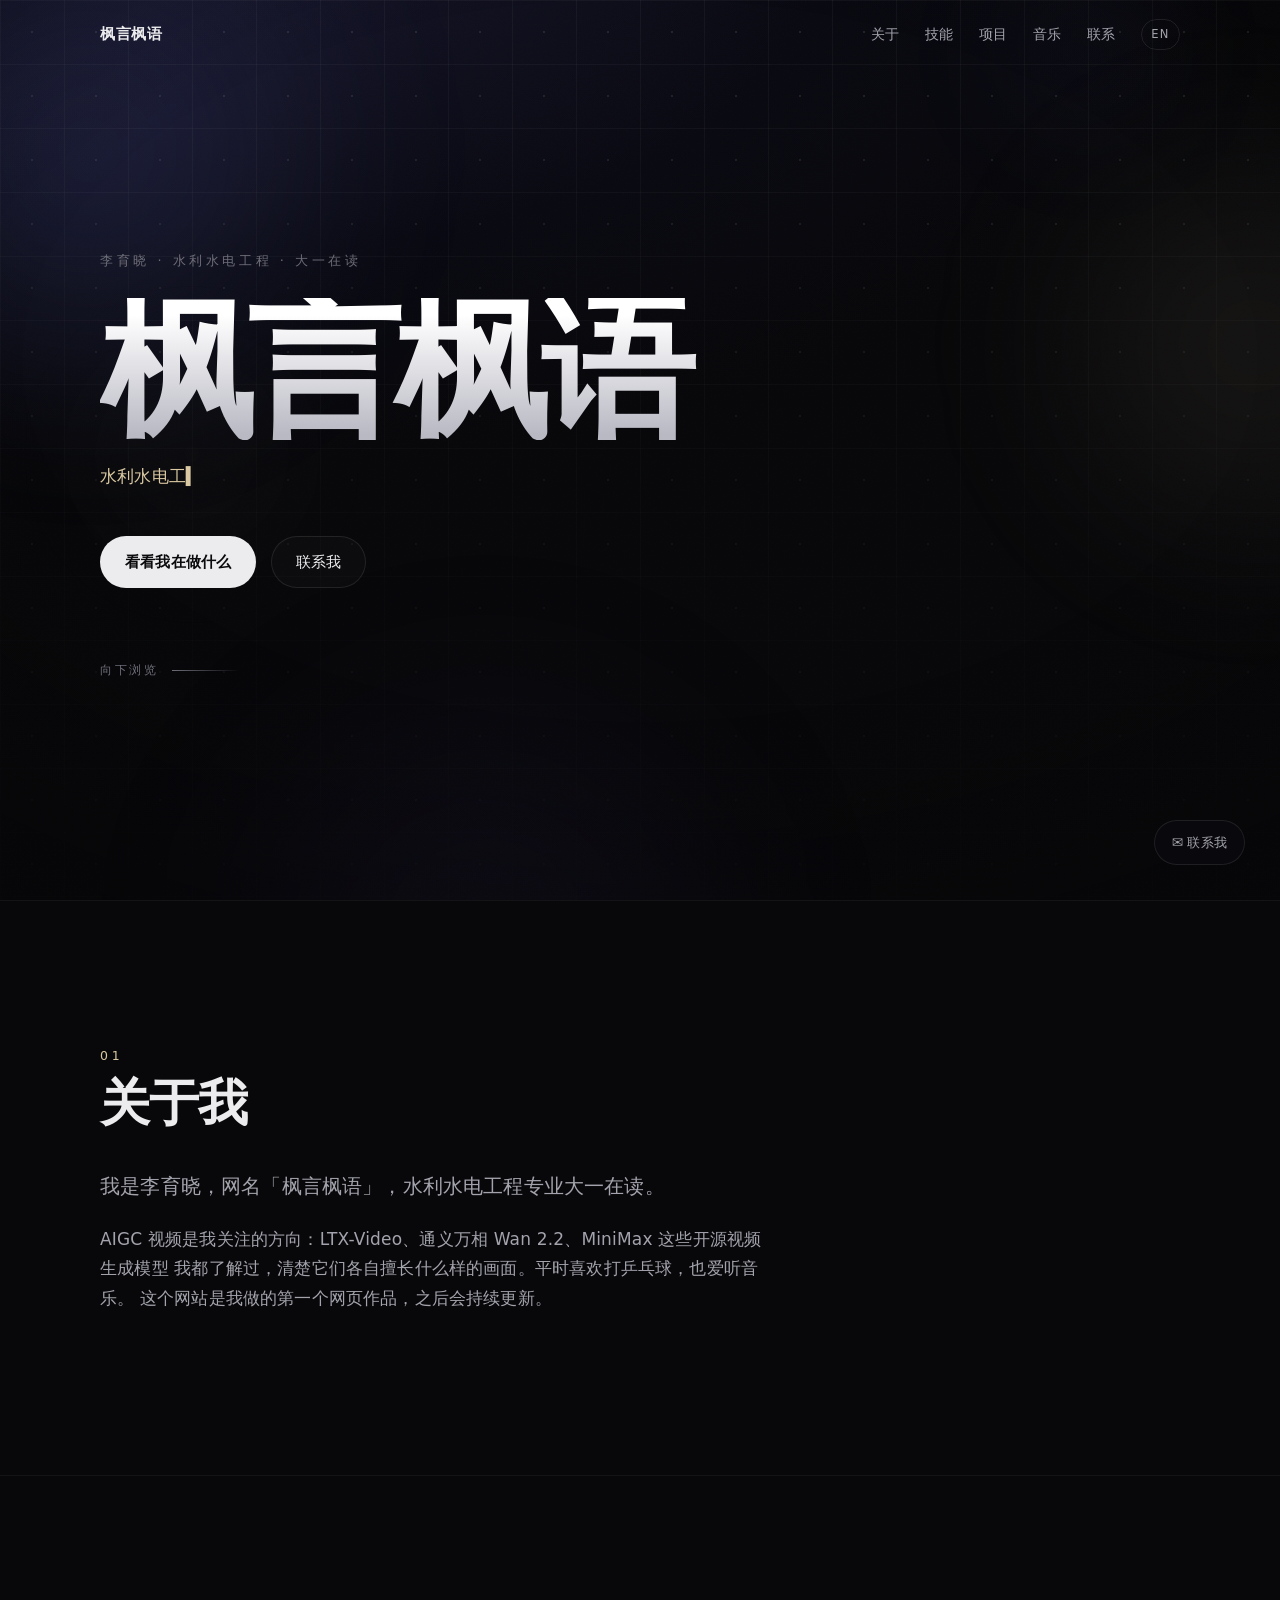
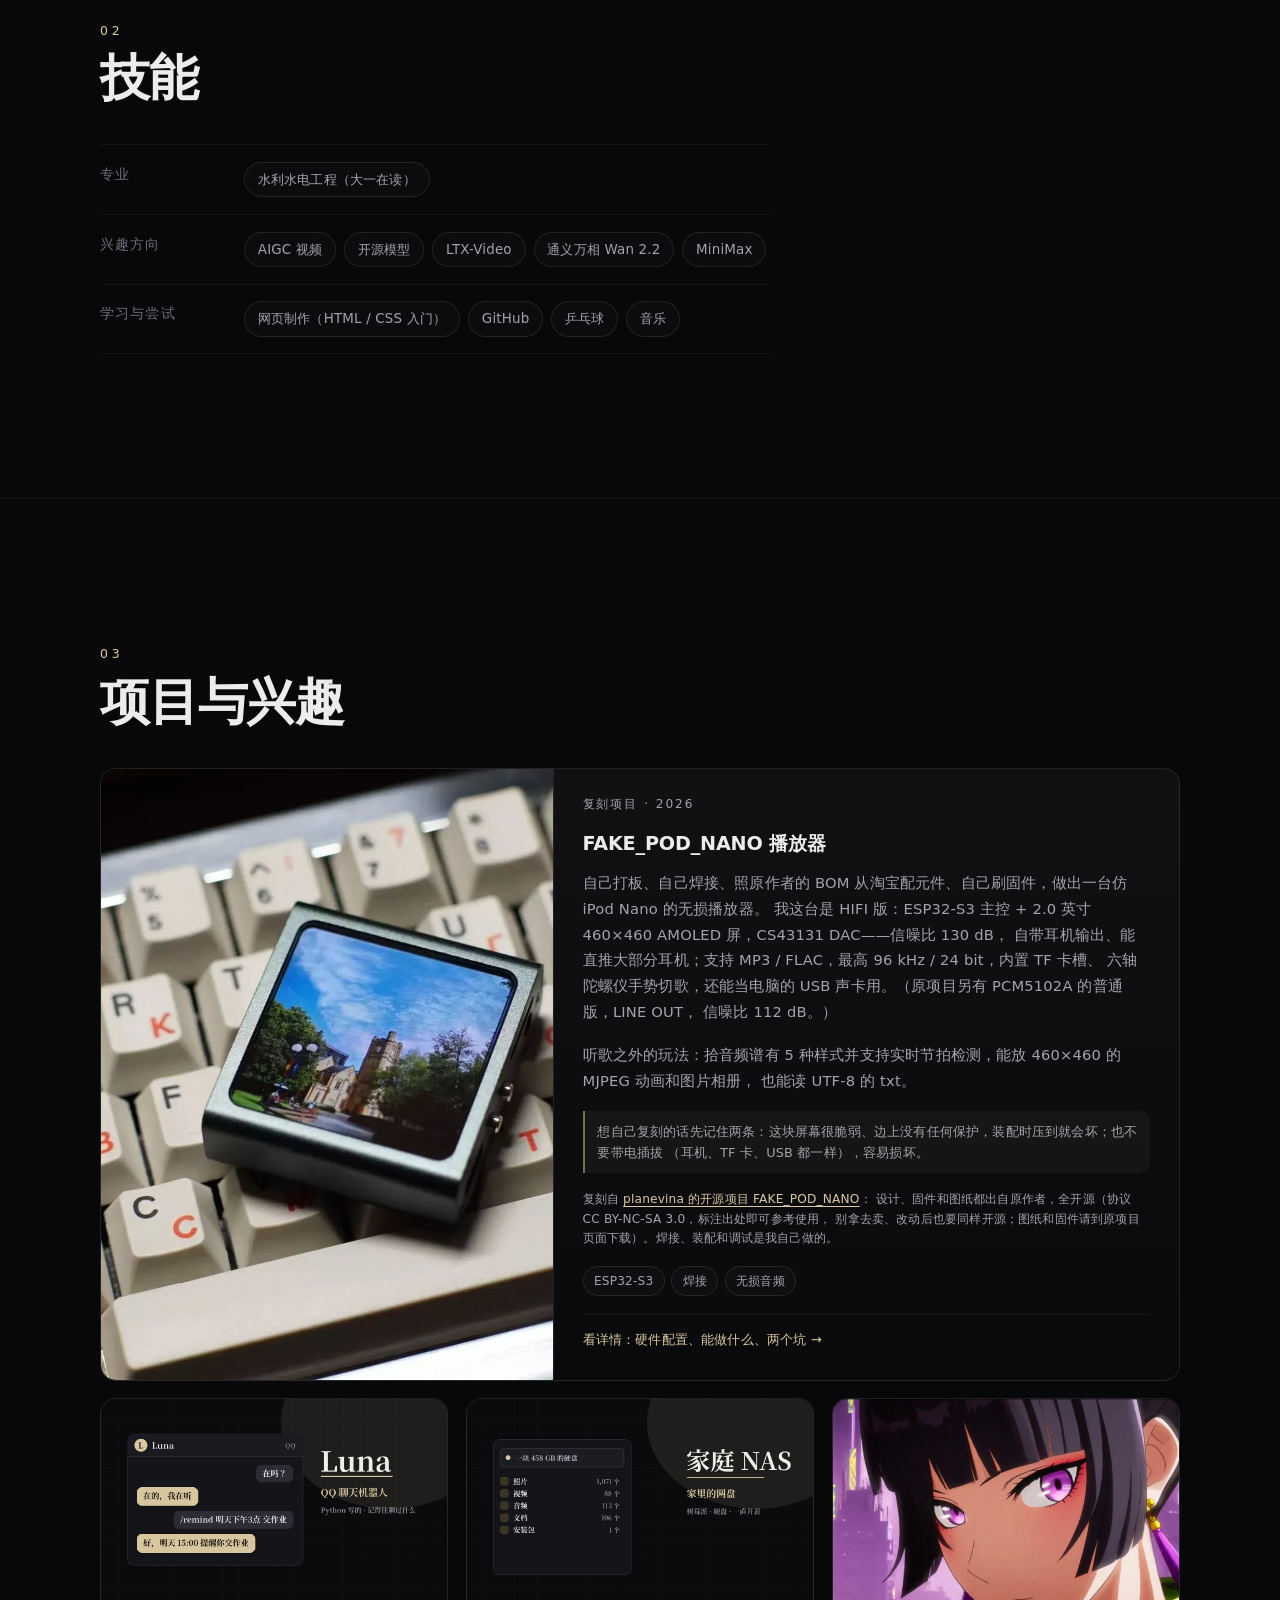
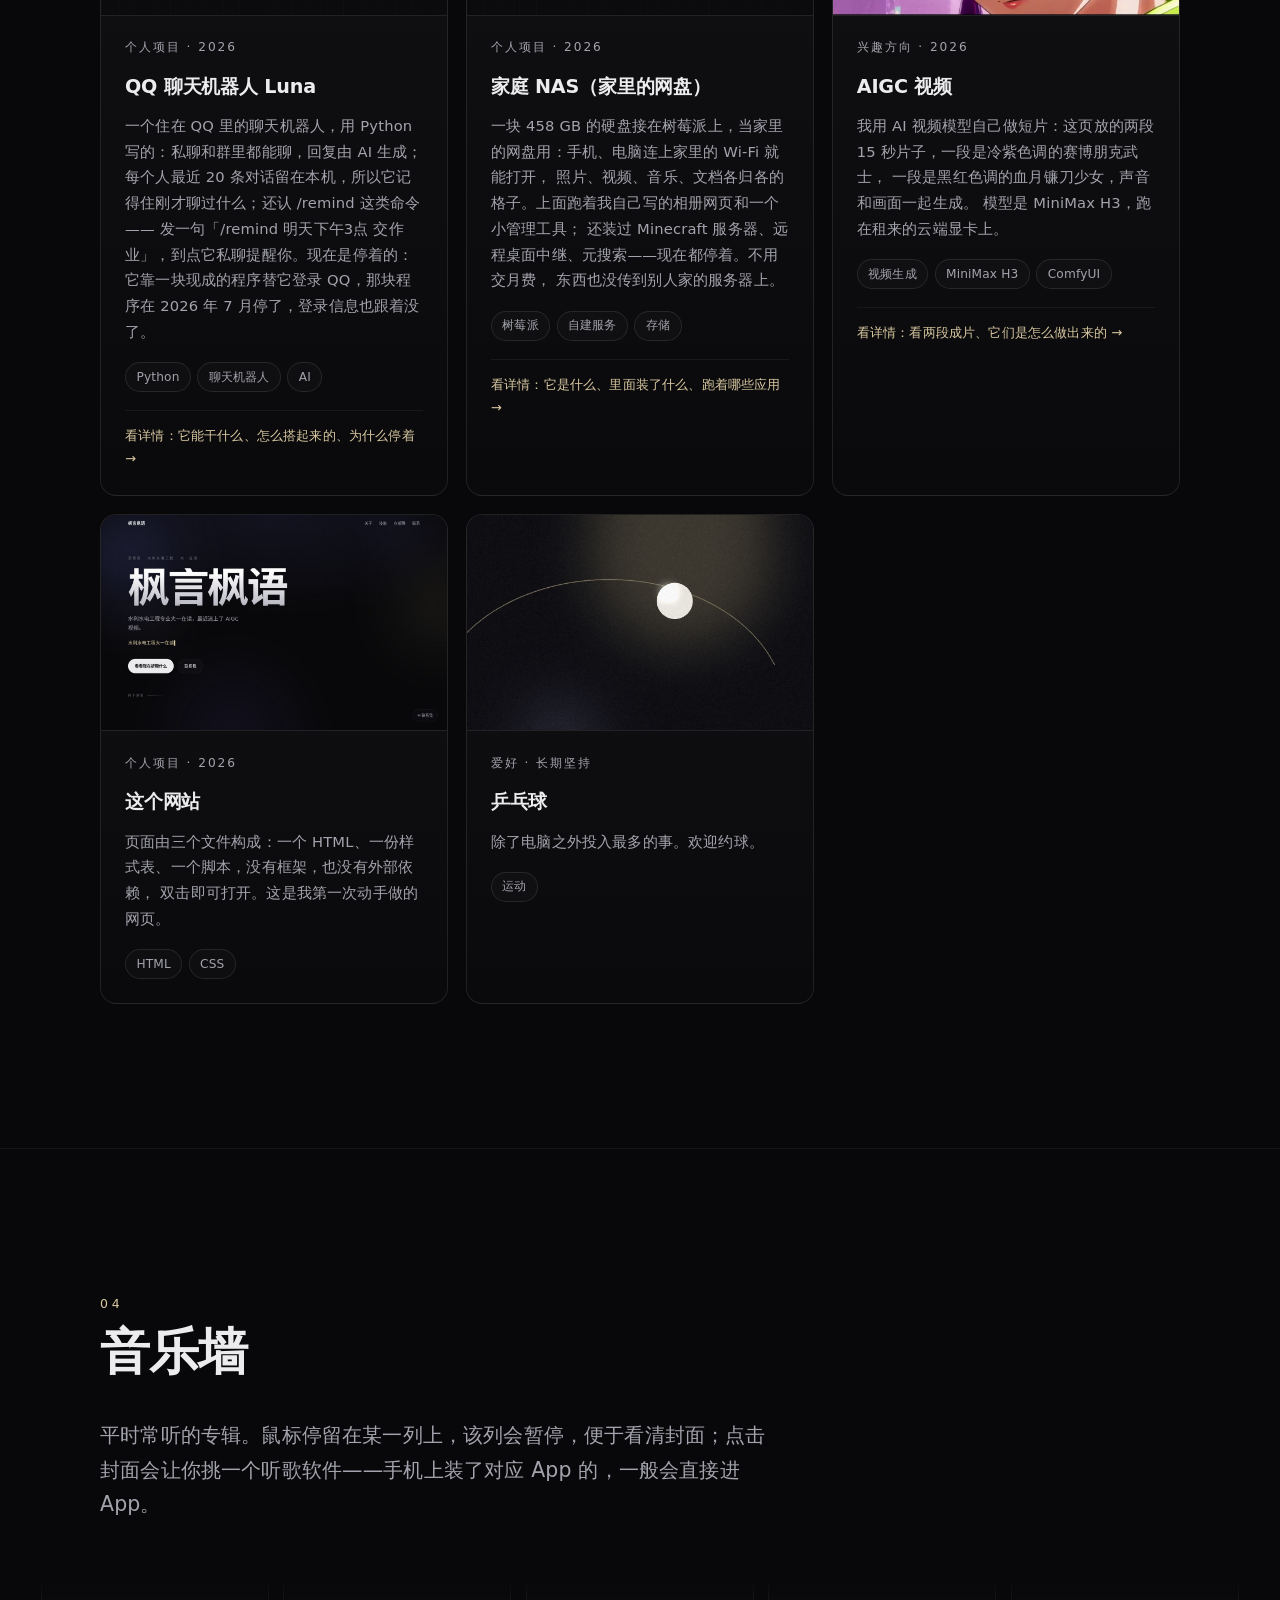
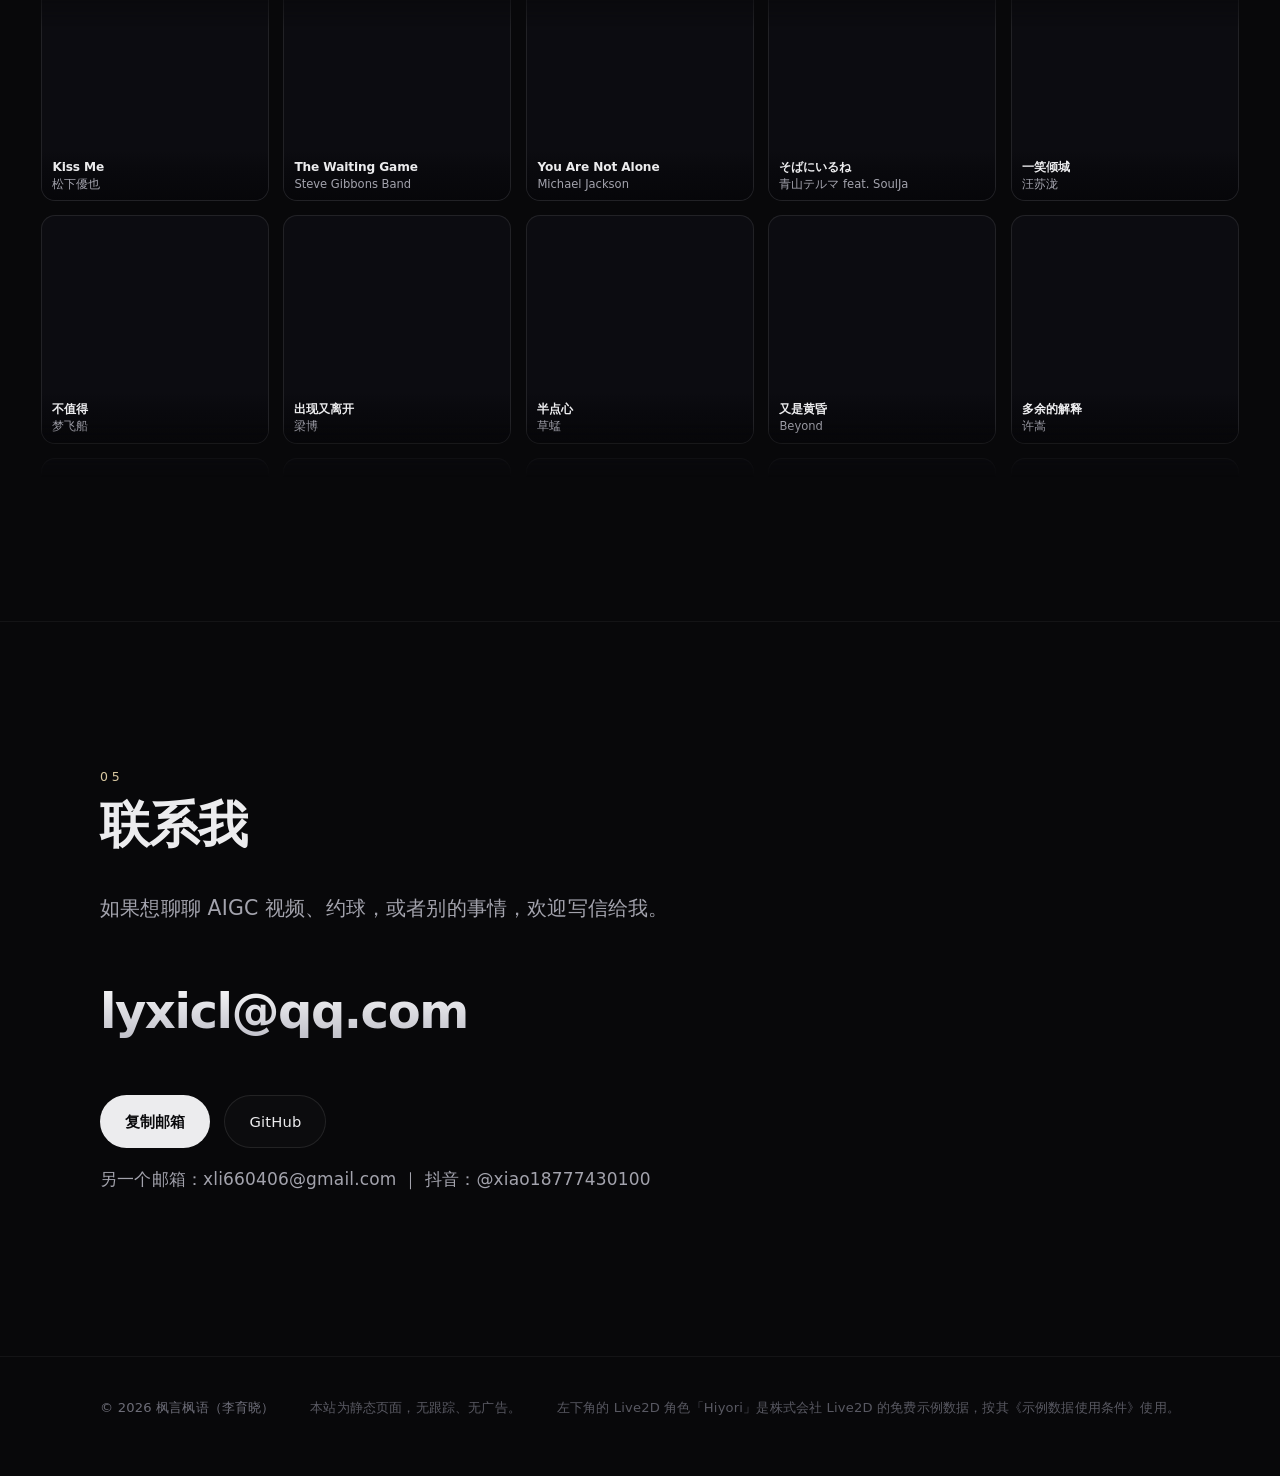
<file: index.html>
<!DOCTYPE html>
<html lang="zh-CN">
<head>
<meta charset="utf-8">
<meta name="viewport" content="width=device-width, initial-scale=1">
<!-- 英文版文字写在 data-en 里（详见 assets/main.js 第 0 段的说明）：
     想改哪句话，中文和英文就在同一个标签上，挨着改就不会漏 -->
<title data-en="Feng Yan Feng Yu · Personal Site">枫言枫语 · 个人主页</title>
<meta name="description" content="枫言枫语（李育晓）的个人主页：水利水电工程大一在读，关注 AIGC 视频，喜欢打乒乓球和听音乐。"
      data-en-content="The personal site of 枫言枫语 (Li Yuxiao): a first-year Water and Hydropower Engineering student, into AIGC video, table tennis and music.">
<meta name="theme-color" content="#08080a">
<!-- 网页图标：内嵌的矢量小标记（网名第一字"一"，右侧那道香槟金是本站的点缀色），
     不额外请求文件，断网也在 -->
<link rel="icon" href="data:image/svg+xml,%3Csvg xmlns='http://www.w3.org/2000/svg' viewBox='0 0 64 64'%3E%3Crect width='64' height='64' rx='14' fill='%230d0d12'/%3E%3Crect x='12' y='28' width='14' height='8' rx='4' fill='%23d9c8a1'/%3E%3Crect x='26' y='28' width='26' height='8' rx='4' fill='%23ececee'/%3E%3C/svg%3E">
<script>
  document.documentElement.classList.add('js');
  /* 上次选了英文就先把标记打上（文字由 assets/main.js 换），免得版式先闪一下中文的 */
  try {
    if (localStorage.getItem('site-lang') === 'en') document.documentElement.classList.add('lang-en');
  } catch (e) {}
</script>
<!-- ?v= 是"版本号"：改了样式或脚本就把日期加一位，浏览器就会去拿新的，
     不会拿手机里存的旧文件（不然改了也看不到效果） -->
    <link rel="stylesheet" href="assets/style.css?v=20260926e">
</head>
<body>

<a class="skip" href="#main" data-en="Skip to content">跳到正文</a>

<!-- 背景：三层景深（最远的光斑 → 中景光晕 → 网格与颗粒） -->
<div class="bg" aria-hidden="true">
  <div class="bg__far" data-depth="0.10">
    <span class="blob blob--1"></span>
    <span class="blob blob--2"></span>
    <span class="blob blob--3"></span>
  </div>
  <div class="bg__mid" data-depth="0.26">
    <span class="glow glow--1"></span>
    <span class="glow glow--2"></span>
  </div>
  <div class="bg__grid"></div>
  <div class="bg__noise"></div>
</div>

<div class="spotlight" aria-hidden="true"></div>
<!-- 点一下鼠标时，从这里扩散出一圈"水波"，扫过的网格会亮一下（逻辑在 assets/main.js 第 3 段末） -->
<div class="ripple" aria-hidden="true"></div>

<header class="nav" id="nav">
  <div class="wrap nav__inner">
    <a class="nav__brand" href="#top">枫言枫语</a>
    <nav class="nav__links" aria-label="页面导航" data-en-aria-label="Page navigation">
      <a href="#about" data-en="About">关于</a>
      <a href="#skills" data-en="Skills">技能</a>
      <a href="#projects" data-en="Projects">项目</a>
      <a href="#music" data-en="Music">音乐</a>
      <a href="#contact" data-en="Contact">联系</a>
      <!-- 语言按钮：按钮上的字由脚本写（中文时显示 EN，英文时显示「中」） -->
      <button class="nav__lang" id="langBtn" type="button" aria-label="Switch to English">EN</button>
    </nav>
  </div>
</header>

<main id="main">

  <section class="hero" id="top">
    <div class="wrap">
      <p class="hero__eyebrow reveal" data-en="Li Yuxiao · Water and Hydropower Engineering · First year">李育晓 · 水利水电工程 · 大一在读</p>

      <h1 class="hero__name">
        <span class="line"><span class="line__in reveal" style="--d:.05s">枫言枫语</span></span>
      </h1>

      <p class="hero__typed reveal" style="--d:.25s" aria-live="polite">
        <span class="hero__typed-text" id="typed"></span><span class="caret" aria-hidden="true">▍</span>
      </p>

      <div class="hero__cta reveal" style="--d:.45s">
        <a class="btn btn--primary" href="#projects" data-en="See what I do">看看我在做什么</a>
        <a class="btn" href="#contact" data-en="Get in touch">联系我</a>
      </div>

      <div class="hero__scroll reveal" style="--d:.6s" aria-hidden="true">
        <span data-en="Scroll">向下浏览</span>
        <span class="hero__scroll-line"></span>
      </div>
    </div>
  </section>

  <section class="section" id="about">
    <div class="wrap">
      <p class="section__index reveal">01</p>
      <h2 class="section__title reveal" style="--d:.06s" data-en="About">关于我</h2>
      <div class="section__body">
        <p class="lead reveal" style="--d:.12s"
           data-en="I am Li Yuxiao — 枫言枫语 is the name I use online. First-year student in Water and Hydropower Engineering.">
          我是李育晓，网名「枫言枫语」，水利水电工程专业大一在读。
        </p>
        <p class="reveal" style="--d:.18s"
           data-en="AIGC video is the field I follow: I have looked into open-source video models such as LTX-Video, Tongyi Wanxiang Wan 2.2 and MiniMax, and I know what kind of footage each of them does best. I play table tennis and listen to a lot of music. This site is the first web page I have built, and I will keep updating it.">
          AIGC 视频是我关注的方向：LTX-Video、通义万相 Wan 2.2、MiniMax 这些开源视频生成模型
          我都了解过，清楚它们各自擅长什么样的画面。平时喜欢打乒乓球，也爱听音乐。
          这个网站是我做的第一个网页作品，之后会持续更新。
        </p>
      </div>
    </div>
  </section>

  <section class="section" id="skills">
    <div class="wrap">
      <p class="section__index reveal">02</p>
      <h2 class="section__title reveal" style="--d:.06s" data-en="Skills">技能</h2>
      <div class="section__body">
        <dl class="skills">
          <div class="skills__group reveal">
            <dt data-en="Major">专业</dt>
            <dd>
              <span class="tag" data-en="Water and Hydropower Eng. (first year)">水利水电工程（大一在读）</span>
            </dd>
          </div>
          <div class="skills__group reveal" style="--d:.08s">
            <dt data-en="Interests">兴趣方向</dt>
            <dd>
              <span class="tag" data-en="AIGC video">AIGC 视频</span>
              <span class="tag" data-en="Open-source models">开源模型</span>
              <span class="tag">LTX-Video</span>
              <span class="tag" data-en="Tongyi Wanxiang Wan 2.2">通义万相 Wan 2.2</span>
              <span class="tag">MiniMax</span>
            </dd>
          </div>
          <div class="skills__group reveal" style="--d:.16s">
            <dt data-en="Learning and trying">学习与尝试</dt>
            <dd>
              <span class="tag" data-en="Web pages (HTML / CSS basics)">网页制作（HTML / CSS 入门）</span>
              <span class="tag">GitHub</span>
              <span class="tag" data-en="Table tennis">乒乓球</span>
              <span class="tag" data-en="Music">音乐</span>
            </dd>
          </div>
        </dl>
      </div>
    </div>
  </section>

  <section class="section" id="projects">
    <div class="wrap">
      <p class="section__index reveal">03</p>
      <h2 class="section__title reveal" style="--d:.06s" data-en="Projects and interests">项目与兴趣</h2>
      <div class="section__body">
        <div class="cards">
          <!-- 复刻项目做成"整行大卡片"（图在左、字在右）：它的内容比别的卡片多，
               横过来放才不会把旁边三张卡片撑得一大截空白。
               原作者是 planevina，出处和协议写在卡片里。
               配图 assets/img/project-fakepod.jpg 是 2026-09-21 换上的实物实拍（1200×1200 正方形），
               原图在 /home/raspberry/Pictures/FAKE_POD_NANO实拍/。 -->
          <article class="card card--wide reveal">
            <div class="card__media">
              <a href="projects/fakepod.html">
                <img src="assets/img/project-fakepod.jpg" alt="实拍照片：一台黑机身方屏小播放器摆在键盘上，屏幕上正显示一张有树和钟楼的风景照片"
                     data-en-alt="Photo: a small black player with a square screen lying on a keyboard, showing a landscape picture with a tree and a clock tower"
                     width="1200" height="1200" loading="lazy" decoding="async">
              </a>
            </div>
            <div class="card__body">
              <p class="card__meta" data-en="Replica project · 2026">复刻项目 · 2026</p>
              <h3 class="card__title"><a href="projects/fakepod.html" data-en="FAKE_POD_NANO player">FAKE_POD_NANO 播放器</a></h3>
              <p class="card__desc"
                 data-en="I ordered the PCB myself, soldered it myself, bought the parts on Taobao from the original author's BOM and flashed the firmware myself, to build a lossless player modelled on the iPod Nano. Mine is the HIFI version: ESP32-S3, a 2.0-inch 460×460 AMOLED screen and a CS43131 DAC — 130 dB SNR, with a built-in headphone output that drives most headphones directly. It plays MP3 / FLAC up to 96 kHz / 24 bit, has a TF card slot, skips tracks by gesture with a six-axis gyroscope, and works as a USB sound card for a computer. (The original project also has a regular PCM5102A version: LINE OUT, 112 dB SNR.)">
                自己打板、自己焊接、照原作者的 BOM 从淘宝配元件、自己刷固件，做出一台仿 iPod Nano 的无损播放器。
                我这台是 HIFI 版：ESP32-S3 主控 + 2.0 英寸 460×460 AMOLED 屏，CS43131 DAC——信噪比 130 dB，
                自带耳机输出、能直推大部分耳机；支持 MP3 / FLAC，最高 96 kHz / 24 bit，内置 TF 卡槽、
                六轴陀螺仪手势切歌，还能当电脑的 USB 声卡用。（原项目另有 PCM5102A 的普通版，LINE OUT，
                信噪比 112 dB。）
              </p>
              <p class="card__desc"
                 data-en="Beyond music: the spectrum visualiser has 5 styles with real-time beat detection, it plays 460×460 MJPEG animation and a photo album, and it reads UTF-8 txt files.">
                听歌之外的玩法：拾音频谱有 5 种样式并支持实时节拍检测，能放 460×460 的 MJPEG 动画和图片相册，
                也能读 UTF-8 的 txt。
              </p>
              <p class="card__note"
                 data-en="Two things to remember if you want to build one: the screen is fragile and has no protective edge, so any pressure during assembly can break it; and never plug or unplug anything while it is powered on (headphones, TF card and USB alike) — that can damage it too.">
                想自己复刻的话先记住两条：这块屏幕很脆弱、边上没有任何保护，装配时压到就会坏；也不要带电插拔
                （耳机、TF 卡、USB 都一样），容易损坏。
              </p>
              <p class="card__credit"
                 data-en-html='Replica of <a href="https://oshwhub.com/planevina/fakepodnano-lossless-audioplayer" target="_blank" rel="noopener noreferrer">planevina&#39;s open-source project FAKE_POD_NANO</a>: the design, firmware and schematics all come from the original author, fully open source (CC BY-NC-SA 3.0 — credit the source and you may use it for reference; do not sell it, and share your changes under the same licence. Get the schematics and firmware from the original project page). The soldering, assembly and debugging are my own work.'>
                复刻自 <a href="https://oshwhub.com/planevina/fakepodnano-lossless-audioplayer" target="_blank" rel="noopener noreferrer">planevina 的开源项目 FAKE_POD_NANO</a>：
                设计、固件和图纸都出自原作者，全开源（协议 CC BY-NC-SA 3.0，标注出处即可参考使用，
                别拿去卖、改动后也要同样开源；图纸和固件请到原项目页面下载）。焊接、装配和调试是我自己做的。
              </p>
              <p class="card__tags"><span class="tag tag--sm">ESP32-S3</span><span class="tag tag--sm" data-en="Soldering">焊接</span><span class="tag tag--sm" data-en="Lossless audio">无损音频</span></p>
              <p class="card__more"><a href="projects/fakepod.html" data-en="Details: hardware, what it can do, two pitfalls →">看详情：硬件配置、能做什么、两个坑 →</a></p>
            </div>
          </article>

          <article class="card reveal" style="--d:.06s">
            <div class="card__media">
              <a href="projects/luna.html">
                <img src="assets/img/project-luna.jpg" alt="示意图：QQ 聊天窗口里，Luna 在回复消息，并确认了一条定时提醒"
                     data-en-alt="Illustration: a QQ chat window where Luna replies and confirms a scheduled reminder"
                     width="1200" height="750" loading="lazy" decoding="async">
              </a>
            </div>
            <div class="card__body">
              <p class="card__meta" data-en="Personal project · 2026">个人项目 · 2026</p>
              <h3 class="card__title"><a href="projects/luna.html" data-en="Luna, a QQ chatbot">QQ 聊天机器人 Luna</a></h3>
              <p class="card__desc"
                 data-en="A chatbot that lives in QQ, written in Python: it chats in private messages and in groups with replies made by an AI model, remembers the last 20 lines of each conversation on this machine, and understands commands such as /remind — send “/remind tomorrow 3pm hand in homework” and it messages you when the time comes. It is offline now: it relies on a ready-made program to log into QQ, and that program stopped in July 2026, taking its login details with it.">
                一个住在 QQ 里的聊天机器人，用 Python 写的：私聊和群里都能聊，回复由 AI 生成；
                每个人最近 20 条对话留在本机，所以它记得住刚才聊过什么；还认 /remind 这类命令——
                发一句「/remind 明天下午3点 交作业」，到点它私聊提醒你。现在是停着的：
                它靠一块现成的程序替它登录 QQ，那块程序在 2026 年 7 月停了，登录信息也跟着没了。
              </p>
              <p class="card__tags"><span class="tag tag--sm">Python</span><span class="tag tag--sm" data-en="Chatbot">聊天机器人</span><span class="tag tag--sm" data-en="AI">AI</span></p>
              <p class="card__more"><a href="projects/luna.html" data-en="Details: what it can do, how I put it together, why it stopped →">看详情：它能干什么、怎么搭起来的、为什么停着 →</a></p>
            </div>
          </article>

          <article class="card reveal" style="--d:.12s">
            <div class="card__media">
              <a href="projects/nas.html">
                <img src="assets/img/project-nas.jpg" alt="示意图：一块标着 458 GB 的硬盘，下面列着照片、视频、音频、文档、安装包五类文件的数量"
                     data-en-alt="Illustration: a 458 GB hard drive with counts for photos, videos, audio, documents and installers"
                     width="1200" height="750" loading="lazy" decoding="async">
              </a>
            </div>
            <div class="card__body">
              <p class="card__meta" data-en="Personal project · 2026">个人项目 · 2026</p>
              <h3 class="card__title"><a href="projects/nas.html" data-en="A home NAS">家庭 NAS（家里的网盘）</a></h3>
              <p class="card__desc"
                 data-en="A 458 GB hard drive on a Raspberry Pi, used as the family's own cloud drive: a phone or computer on the home Wi-Fi can open it, with photos, videos, music and documents each in their own place. It runs a photo album page I wrote myself plus one small management tool, and it has also hosted a Minecraft server, a remote-desktop relay and a private search page — all switched off for now. No subscription, and nothing uploaded to anyone else's server.">
                一块 458 GB 的硬盘接在树莓派上，当家里的网盘用：手机、电脑连上家里的 Wi-Fi 就能打开，
                照片、视频、音乐、文档各归各的格子。上面跑着我自己写的相册网页和一个小管理工具；
                还装过 Minecraft 服务器、远程桌面中继、元搜索——现在都停着。不用交月费，
                东西也没传到别人家的服务器上。
              </p>
              <p class="card__tags"><span class="tag tag--sm" data-en="Raspberry Pi">树莓派</span><span class="tag tag--sm" data-en="Self-hosted">自建服务</span><span class="tag tag--sm" data-en="Storage">存储</span></p>
              <p class="card__more"><a href="projects/nas.html" data-en="Details: what it is, what is stored on it, which apps run on it →">看详情：它是什么、里面装了什么、跑着哪些应用 →</a></p>
            </div>
          </article>

          <article class="card reveal" style="--d:.18s">
            <div class="card__media">
              <img src="assets/img/project-aigc.jpg" alt="AI 生成短片里的画面：紫色赛博都市背景下，一位黑发紫眼女武士的面部特写"
                   data-en-alt="A close-up still from an AI-generated clip: a dark-haired swordswoman with purple eyes, against a purple cyberpunk city"
                   width="1200" height="750" loading="lazy" decoding="async">
            </div>
            <div class="card__body">
              <p class="card__meta" data-en="Interest · 2026">兴趣方向 · 2026</p>
              <h3 class="card__title"><a href="projects/aigc.html" data-en="AIGC video">AIGC 视频</a></h3>
              <p class="card__desc"
                 data-en="I make short clips with AI video models: the two 15-second pieces here are a cyberpunk swordswoman in cold purple and a scythe girl under a blood moon, with the sound generated together with the picture. The model is MiniMax H3, running on a rented cloud GPU.">
                 我用 AI 视频模型自己做短片：这页放的两段 15 秒片子，一段是冷紫色调的赛博朋克武士，
                 一段是黑红色调的血月镰刀少女，声音和画面一起生成。
                 模型是 MiniMax H3，跑在租来的云端显卡上。
              </p>
              <p class="card__tags"><span class="tag tag--sm" data-en="Video generation">视频生成</span><span class="tag tag--sm">MiniMax H3</span><span class="tag tag--sm">ComfyUI</span></p>
              <p class="card__more"><a href="projects/aigc.html" data-en="Details: watch both clips and how they were made →">看详情：看两段成片、它们是怎么做出来的 →</a></p>
            </div>
          </article>

          <article class="card reveal" style="--d:.24s">
            <div class="card__media">
              <img src="assets/img/project-site.jpg" alt="个人主页首页截图：深色背景上写着大字「枫言枫语」"
                   data-en-alt="Screenshot of this home page: large 枫言枫语 lettering on a dark background"
                   width="1200" height="750" loading="lazy" decoding="async">
            </div>
            <div class="card__body">
              <p class="card__meta" data-en="Personal project · 2026">个人项目 · 2026</p>
              <h3 class="card__title" data-en="This website">这个网站</h3>
              <p class="card__desc"
                 data-en="The page is three files: one HTML, one stylesheet and one script. No framework and no external dependencies — just double-click to open. It is the first web page I have ever built.">
                页面由三个文件构成：一个 HTML、一份样式表、一个脚本，没有框架，也没有外部依赖，
                双击即可打开。这是我第一次动手做的网页。
              </p>
              <p class="card__tags"><span class="tag tag--sm">HTML</span><span class="tag tag--sm">CSS</span></p>
            </div>
          </article>

          <article class="card reveal" style="--d:.30s">
            <div class="card__media">
              <img src="assets/img/project-pingpong.jpg" alt="乒乓球：暗色背景上划过一道弧线和一只白色小球"
                   data-en-alt="Table tennis: an arc and a small white ball across a dark background"
                   width="1200" height="750" loading="lazy" decoding="async">
            </div>
            <div class="card__body">
              <p class="card__meta" data-en="Hobby · long-term">爱好 · 长期坚持</p>
              <h3 class="card__title" data-en="Table tennis">乒乓球</h3>
              <p class="card__desc" data-en="The thing I put the most time into besides the computer. Always happy to play a game.">
                除了电脑之外投入最多的事。欢迎约球。
              </p>
              <p class="card__tags"><span class="tag tag--sm" data-en="Sport">运动</span></p>
            </div>
          </article>
        </div>
      </div>
    </div>
  </section>

  <section class="section" id="music">
    <div class="wrap">
      <p class="section__index reveal">04</p>
      <h2 class="section__title reveal" style="--d:.06s" data-en="Music wall">音乐墙</h2>
      <div class="section__body">
        <p class="lead reveal" style="--d:.12s"
           data-en="Albums I listen to a lot. Rest the mouse on a column and it pauses so you can read the covers; click a cover and you can pick which music app to listen in — on a phone that usually opens the app you already have.">
          平时常听的专辑。鼠标停留在某一列上，该列会暂停，便于看清封面；点击封面会让你挑一个听歌软件——手机上装了对应 App 的，一般会直接进 App。
        </p>
      </div>
    </div>

    <!-- 音乐墙：一份按顺序排好的列表（下面这些 <li>），脚本按顺序分给几列、每列各走各的。
         每一列拿到的专辑互不重复，所以屏幕上不会同时出现两张一样的封面。
         点封面会弹出「用哪个软件听」的小面板（那块面板在页面最下面），
         上面列出几个平台让访客自己挑；地址由脚本按「歌名 + 歌手」现算，不用手写。
         图片都在 assets/img/ 里，从 music-01.jpg 开始排。
         改歌名：把 <b> 里的字换成歌名，<i> 里的字换成歌手。
         换封面：用同名文件覆盖，尺寸 400×400（正方形）最省事。 -->
    <div class="wall" id="musicWall" aria-label="常听专辑封面墙" data-en-aria-label="Wall of album covers I listen to">
      <div class="wall__col">
        <ol class="wall__track" id="wallList">
          <li class="tile">
            <img src="assets/img/music-01.jpg" alt="专辑封面：Kiss Me（松下優也）" data-en-alt="Album cover: Kiss Me (松下優也)" width="400" height="400" loading="lazy" decoding="async">
            <span class="tile__cap"><b>Kiss Me</b><i>松下優也</i></span>
          </li>
          <li class="tile">
            <img src="assets/img/music-02.jpg" alt="专辑封面：The Waiting Game（Steve Gibbons Band）" data-en-alt="Album cover: The Waiting Game (Steve Gibbons Band)" width="400" height="400" loading="lazy" decoding="async">
            <span class="tile__cap"><b>The Waiting Game</b><i>Steve Gibbons Band</i></span>
          </li>
          <li class="tile">
            <img src="assets/img/music-03.jpg" alt="专辑封面：You Are Not Alone（Michael Jackson）" data-en-alt="Album cover: You Are Not Alone (Michael Jackson)" width="400" height="400" loading="lazy" decoding="async">
            <span class="tile__cap"><b>You Are Not Alone</b><i>Michael Jackson</i></span>
          </li>
          <li class="tile">
            <img src="assets/img/music-04.jpg" alt="专辑封面：そばにいるね（青山テルマ feat. SoulJa）" data-en-alt="Album cover: そばにいるね (青山テルマ feat. SoulJa)" width="400" height="400" loading="lazy" decoding="async">
            <span class="tile__cap"><b>そばにいるね</b><i>青山テルマ feat. SoulJa</i></span>
          </li>
          <li class="tile">
            <img src="assets/img/music-05.jpg" alt="专辑封面：一笑倾城（汪苏泷）" data-en-alt="Album cover: 一笑倾城 (汪苏泷)" width="400" height="400" loading="lazy" decoding="async">
            <span class="tile__cap"><b>一笑倾城</b><i>汪苏泷</i></span>
          </li>
          <li class="tile">
            <img src="assets/img/music-06.jpg" alt="专辑封面：不值得（梦飞船）" data-en-alt="Album cover: 不值得 (梦飞船)" width="400" height="400" loading="lazy" decoding="async">
            <span class="tile__cap"><b>不值得</b><i>梦飞船</i></span>
          </li>
          <li class="tile">
            <img src="assets/img/music-07.jpg" alt="专辑封面：出现又离开（梁博）" data-en-alt="Album cover: 出现又离开 (梁博)" width="400" height="400" loading="lazy" decoding="async">
            <span class="tile__cap"><b>出现又离开</b><i>梁博</i></span>
          </li>
          <li class="tile">
            <img src="assets/img/music-08.jpg" alt="专辑封面：半点心（草蜢）" data-en-alt="Album cover: 半点心 (草蜢)" width="400" height="400" loading="lazy" decoding="async">
            <span class="tile__cap"><b>半点心</b><i>草蜢</i></span>
          </li>
          <li class="tile">
            <img src="assets/img/music-09.jpg" alt="专辑封面：又是黄昏（Beyond）" data-en-alt="Album cover: 又是黄昏 (Beyond)" width="400" height="400" loading="lazy" decoding="async">
            <span class="tile__cap"><b>又是黄昏</b><i>Beyond</i></span>
          </li>
          <li class="tile">
            <img src="assets/img/music-10.jpg" alt="专辑封面：多余的解释（许嵩）" data-en-alt="Album cover: 多余的解释 (许嵩)" width="400" height="400" loading="lazy" decoding="async">
            <span class="tile__cap"><b>多余的解释</b><i>许嵩</i></span>
          </li>
          <li class="tile">
            <img src="assets/img/music-11.jpg" alt="专辑封面：很想一生跟你走（张学友）" data-en-alt="Album cover: 很想一生跟你走 (张学友)" width="400" height="400" loading="lazy" decoding="async">
            <span class="tile__cap"><b>很想一生跟你走</b><i>张学友</i></span>
          </li>
          <li class="tile">
            <img src="assets/img/music-12.jpg" alt="专辑封面：认真的雪（薛之谦）" data-en-alt="Album cover: 认真的雪 (薛之谦)" width="400" height="400" loading="lazy" decoding="async">
            <span class="tile__cap"><b>认真的雪</b><i>薛之谦</i></span>
          </li>
          <li class="tile">
            <img src="assets/img/music-13.jpg" alt="专辑封面：天下第一流（张学友）" data-en-alt="Album cover: 天下第一流 (张学友)" width="400" height="400" loading="lazy" decoding="async">
            <span class="tile__cap"><b>天下第一流</b><i>张学友</i></span>
          </li>
          <li class="tile">
            <img src="assets/img/music-14.jpg" alt="专辑封面：Summertime（Beyoncé / Diddy）" data-en-alt="Album cover: Summertime (Beyoncé / Diddy)" width="400" height="400" loading="lazy" decoding="async">
            <span class="tile__cap"><b>Summertime</b><i>Beyoncé / Diddy</i></span>
          </li>
          <li class="tile">
            <img src="assets/img/music-15.jpg" alt="专辑封面：最后的一班渡轮（蔡国权）" data-en-alt="Album cover: 最后的一班渡轮 (蔡国权)" width="400" height="400" loading="lazy" decoding="async">
            <span class="tile__cap"><b>最后的一班渡轮</b><i>蔡国权</i></span>
          </li>
          <li class="tile">
            <img src="assets/img/music-16.jpg" alt="专辑封面：Fall In Love（RAMZI）" data-en-alt="Album cover: Fall In Love (RAMZI)" width="400" height="400" loading="lazy" decoding="async">
            <span class="tile__cap"><b>Fall In Love</b><i>RAMZI</i></span>
          </li>
          <li class="tile">
            <img src="assets/img/music-17.jpg" alt="专辑封面：Volar（侧田）" data-en-alt="Album cover: Volar (侧田)" width="400" height="400" loading="lazy" decoding="async">
            <span class="tile__cap"><b>Volar</b><i>侧田</i></span>
          </li>
          <li class="tile">
            <img src="assets/img/music-18.jpg" alt="专辑封面：Reason（吴建豪）" data-en-alt="Album cover: Reason (吴建豪)" width="400" height="400" loading="lazy" decoding="async">
            <span class="tile__cap"><b>Reason</b><i>吴建豪</i></span>
          </li>
          <li class="tile">
            <img src="assets/img/music-19.jpg" alt="专辑封面：Slowly（Rain）" data-en-alt="Album cover: Slowly (Rain)" width="400" height="400" loading="lazy" decoding="async">
            <span class="tile__cap"><b>Slowly</b><i>Rain</i></span>
          </li>
          <li class="tile">
            <img src="assets/img/music-20.jpg" alt="专辑封面：Come Back To Me（宇多田ヒカル）" data-en-alt="Album cover: Come Back To Me (宇多田ヒカル)" width="400" height="400" loading="lazy" decoding="async">
            <span class="tile__cap"><b>Come Back To Me</b><i>宇多田ヒカル</i></span>
          </li>
          <li class="tile">
            <img src="assets/img/music-21.jpg" alt="专辑封面：Cry no more（加藤ミリヤ）" data-en-alt="Album cover: Cry no more (加藤ミリヤ)" width="400" height="400" loading="lazy" decoding="async">
            <span class="tile__cap"><b>Cry no more</b><i>加藤ミリヤ</i></span>
          </li>
          <li class="tile">
            <img src="assets/img/music-22.jpg" alt="专辑封面：Call On Me（Janet Jackson）" data-en-alt="Album cover: Call On Me (Janet Jackson)" width="400" height="400" loading="lazy" decoding="async">
            <span class="tile__cap"><b>Call On Me</b><i>Janet Jackson</i></span>
          </li>
          <li class="tile">
            <img src="assets/img/music-23.jpg" alt="专辑封面：昨迟人（许志安）" data-en-alt="Album cover: 昨迟人 (许志安)" width="400" height="400" loading="lazy" decoding="async">
            <span class="tile__cap"><b>昨迟人</b><i>许志安</i></span>
          </li>
          <li class="tile">
            <img src="assets/img/music-24.jpg" alt="专辑封面：风继续吹（张国荣）" data-en-alt="Album cover: 风继续吹 (张国荣)" width="400" height="400" loading="lazy" decoding="async">
            <span class="tile__cap"><b>风继续吹</b><i>张国荣</i></span>
          </li>
          <li class="tile">
            <img src="assets/img/music-25.jpg" alt="专辑封面：Bleeding Love（Leona Lewis）" data-en-alt="Album cover: Bleeding Love (Leona Lewis)" width="400" height="400" loading="lazy" decoding="async">
            <span class="tile__cap"><b>Bleeding Love</b><i>Leona Lewis</i></span>
          </li>
        </ol>
      </div>
    </div>
  </section>

  <section class="section section--contact" id="contact">
    <div class="wrap">
      <p class="section__index reveal">05</p>
      <h2 class="section__title reveal" style="--d:.06s" data-en="Contact">联系我</h2>
      <div class="section__body">
        <p class="lead reveal" style="--d:.12s"
           data-en="If you want to talk about AIGC video, play table tennis, or ask about anything else, feel free to write to me.">如果想聊聊 AIGC 视频、约球，或者别的事情，欢迎写信给我。</p>

        <a class="mail reveal" style="--d:.18s" href="mailto:lyxicl@qq.com" id="mailLink">
          lyxicl@qq.com
        </a>

        <div class="hero__cta reveal" style="--d:.24s">
          <button class="btn btn--primary" id="copyMail" type="button" data-en="Copy email">复制邮箱</button>
          <a class="btn" href="https://github.com/xli660406-web" target="_blank" rel="noopener noreferrer">GitHub</a>
        </div>

        <p class="reveal" style="--d:.3s"
           data-en="Other email: xli660406@gmail.com ｜ Douyin: @xiao18777430100">
          另一个邮箱：xli660406@gmail.com ｜ 抖音：@xiao18777430100
        </p>
      </div>
    </div>
  </section>
</main>

<footer class="footer">
  <div class="wrap footer__inner">
    <span>© <span id="year">2026</span> <span data-en="枫言枫语 (Li Yuxiao)">枫言枫语（李育晓）</span></span>
    <span class="footer__dim" data-en="A static page: no tracking, no ads.">本站为静态页面，无跟踪、无广告。</span>
    <span class="footer__dim"
          data-en="The Live2D character (Hiyori) is free sample data by Live2D Inc., used under their sample data terms of use.">左下角的 Live2D 角色「Hiyori」是株式会社 Live2D 的免费示例数据，按其《示例数据使用条件》使用。</span>
  </div>
</footer>

<a class="sticky-mail" href="mailto:lyxicl@qq.com" aria-label="给我发邮件" data-en-aria-label="Email me"
   data-en="✉ Contact">✉ 联系我</a>

<!-- 「用哪个软件听」的小面板：平时藏起来，点封面才出现（逻辑在 assets/main.js 第 7 段）。
     平台按钮由脚本按「歌名 + 歌手」现算地址；想加平台、换平台，改 main.js 里的 PLATFORMS 表。
     手机上是"先唤起 App，唤不起再退回这个平台的网页"：所以装了 App 就直接进 App，
     没装的也不会卡住；点平台名的同时会把歌名复制进剪贴板，进 App 粘贴就能搜。
     iPhone 上平台有官方入口的（网易云）改走官方入口、在新标签里打开，见 assets/main.js。 -->
<div class="picker" id="picker" hidden>
  <div class="picker__mask" data-picker-close></div>
  <div class="picker__card" role="dialog" aria-modal="true" aria-labelledby="pickerTitle">
    <p class="picker__title" id="pickerTitle" data-en="Which app do you want to listen in?">用哪个软件听？</p>
    <p class="picker__song" id="pickerSong"></p>
    <p class="picker__hint"
       data-en="Tapping an app name tries to open it on your phone (the track name is copied for you — paste it in the app to search). If it will not open, use the web link below.">点平台名会试着打开你手机里的 App（歌名会自动复制好，进去粘贴就能搜到）；唤不起来就用下面那行网页。</p>
    <ul class="picker__list" id="pickerList"></ul>
    <!-- 点过平台名之后才出现的提示行：文案全部由 assets/main.js 写（这行本来就只有
         脚本会显示），两种情形——① 手机在试唤起 App 但唤不起来；
         ② 在微信/QQ 这类自带浏览器里，它压根不许跳 App，只能提示换浏览器。
         永远留一步"用网页打开"给访客自己点，不会出现点了没反应的死路。 -->
    <p class="picker__note" id="pickerNote" hidden>
      <span id="pickerNoteText"></span>
      <a id="pickerNoteLink" href="https://search.bilibili.com/all?keyword=" target="_blank" rel="noopener noreferrer"></a>
    </p>
    <a class="picker__fallback" id="pickerBili" href="https://search.bilibili.com/all?keyword=" target="_blank" rel="noopener noreferrer"
       data-en="None of them installed? Search on Bilibili (no login needed)">
      这些都没装？去 B 站搜（免登录，能直接看）
    </a>
    <button class="picker__close" type="button" data-picker-close data-en="Cancel">取消</button>
  </div>
</div>

<!-- 看板娘（Live2D 角色）：够宽的屏幕上才会出现，位置和开关见 assets/style.css 末尾，
     门槛和模型路径见 assets/mascot.js。模型是 Live2D 官方免费示例数据 Hiyori，
     版权归株式会社 Live2D 所有，遵守官方的《示例数据使用条件》与《免费提供素材使用许可合同》；
     详见 assets/live2d/README.md。 -->
<div id="mascot" aria-hidden="true"></div>

<script src="assets/main.js?v=20260926e" defer></script>
<script src="assets/mascot.js?v=20260926c" defer></script>
</body>
</html>
</file>
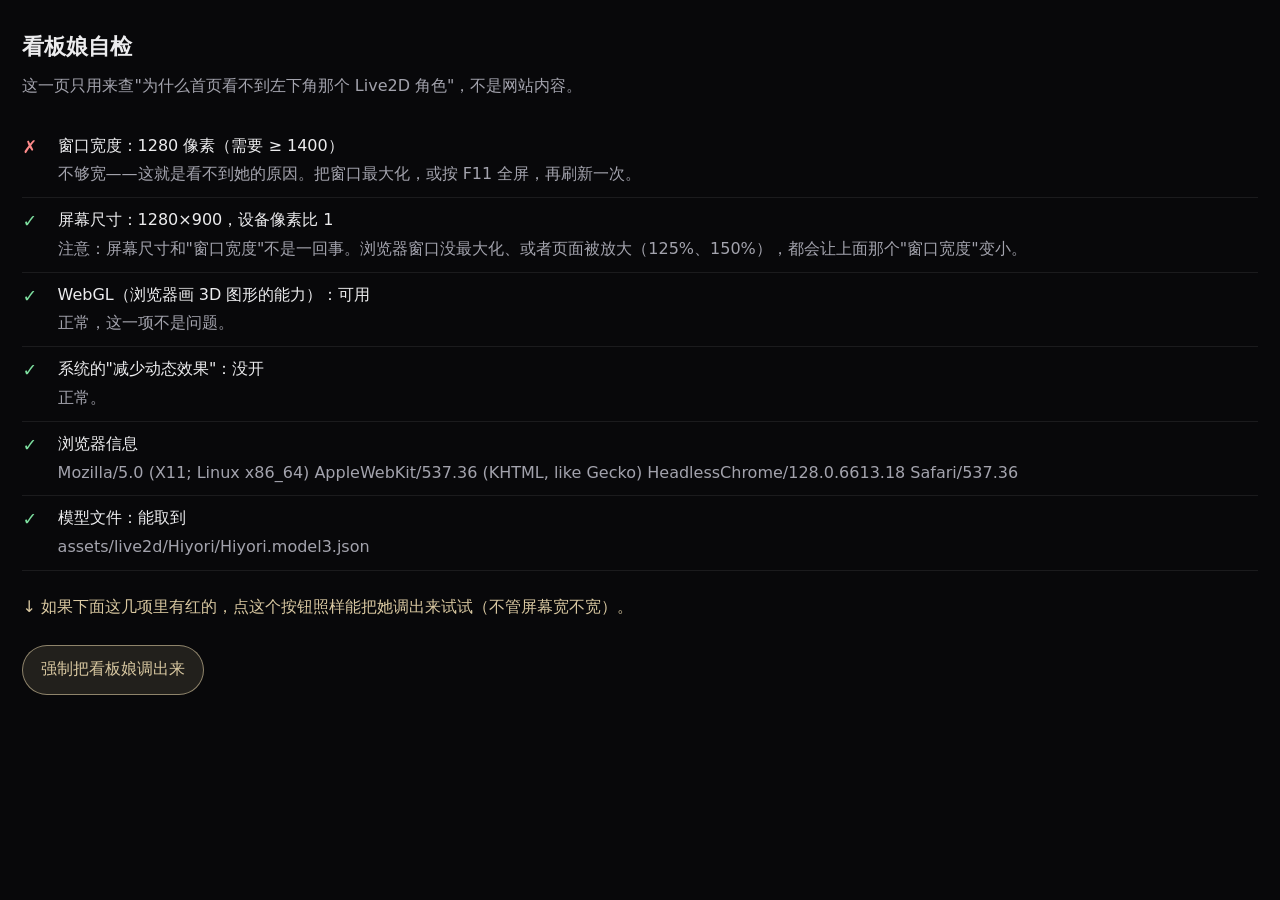
<file: check.html>
<!DOCTYPE html>
<html lang="zh-CN">
<head>
<meta charset="utf-8">
<meta name="viewport" content="width=device-width, initial-scale=1">
<title>看板娘自检</title>
<!--
  这一页不是网站内容，只是"为什么看不到看板娘"的自检工具。
  故意用最老式的写法（var / function），万一浏览器很老也能把检查结果显示出来。
  里面的检查项和 assets/mascot.js、assets/style.css 里的开关条件一一对应。
-->
<style>
  body {
    margin: 0; padding: 1.6rem 1.4rem 4rem;
    background: #08080a; color: #ececee;
    font-family: "PingFang SC", "Microsoft YaHei", system-ui, sans-serif;
    font-size: 16px; line-height: 1.8;
  }
  h1 { font-size: 1.4rem; margin: 0 0 .4rem; }
  .lead { color: #a3a3ad; margin: 0 0 1.4rem; }
  .row { display: flex; gap: .6rem; padding: .5rem 0; border-bottom: 1px solid rgba(255,255,255,.08); }
  .mark { flex: 0 0 1.6rem; font-size: 1.1rem; }
  .ok { color: #7ee0a0; }
  .bad { color: #ff8b8b; }
  .label { flex: 0 0 auto; }
  .detail { color: #a3a3ad; word-break: break-all; }
  .hint { margin: 1.4rem 0; color: #d9c8a1; }
  button {
    font: inherit; padding: .6rem 1.1rem; border-radius: 999px; cursor: pointer;
    border: 1px solid rgba(217,200,161,.6); background: rgba(217,200,161,.12); color: #d9c8a1;
  }
  button:disabled { opacity: .5; cursor: default; }
  #mascot { position: fixed; left: -40px; bottom: 0; width: 260px; height: 560px; z-index: 5; display: none; }
  #mascot.is-on { display: block; }
  #oml2d-tips, #oml2d-statusBar, .oml2d-tips, .oml2d-statusBar { display: none !important; }
  #oml2d-stage {
    position: absolute !important; left: 0 !important; right: auto !important;
    bottom: 0 !important; width: 100% !important; height: 100% !important;
  }
</style>
</head>
<body>
  <h1>看板娘自检</h1>
  <p class="lead">这一页只用来查"为什么首页看不到左下角那个 Live2D 角色"，不是网站内容。</p>
  <div id="out"></div>
  <p class="hint">↓ 如果下面这几项里有红的，点这个按钮照样能把她调出来试试（不管屏幕宽不宽）。</p>
  <p><button id="force" type="button">强制把看板娘调出来</button> <span id="forceMsg" class="detail"></span></p>
  <div id="mascot"></div>
  <noscript>
    <p class="detail">你的浏览器禁用了 JavaScript。看板娘和这一页的自检都需要 JavaScript。</p>
  </noscript>

<script>
(function () {
  var out = document.getElementById('out');

  function row(ok, label, detail) {
    var div = document.createElement('div');
    div.className = 'row';
    var mark = document.createElement('div');
    mark.className = 'mark ' + (ok ? 'ok' : 'bad');
    mark.textContent = ok ? '✓' : '✗';
    var text = document.createElement('div');
    var strong = document.createElement('div');
    strong.className = 'label';
    strong.textContent = label;
    var info = document.createElement('div');
    info.className = 'detail';
    info.textContent = detail || '';
    text.appendChild(strong);
    text.appendChild(info);
    div.appendChild(mark);
    div.appendChild(text);
    out.appendChild(div);
  }

  // 1. 窗口宽度（要和 assets/mascot.js 里的 minWidth 一致）
  var NEED = 1400;
  row(window.innerWidth >= NEED,
      '窗口宽度：' + window.innerWidth + ' 像素（需要 ≥ ' + NEED + '）',
      window.innerWidth >= NEED ? '够宽，她应该会出现。' :
        '不够宽——这就是看不到她的原因。把窗口最大化，或按 F11 全屏，再刷新一次。');

  // 2. 屏幕本身多大（和窗口宽度不是一回事）
  row(true, '屏幕尺寸：' + screen.width + '×' + screen.height +
      '，设备像素比 ' + (window.devicePixelRatio || 1),
      '注意：屏幕尺寸和"窗口宽度"不是一回事。浏览器窗口没最大化、或者页面被放大（125%、150%），' +
      '都会让上面那个"窗口宽度"变小。');

  // 3. WebGL —— 看板娘是靠它画出来的
  var gl = null;
  try {
    var c = document.createElement('canvas');
    gl = c.getContext('webgl2') || c.getContext('webgl') || c.getContext('experimental-webgl');
  } catch (e) { gl = null; }
  row(!!gl, 'WebGL（浏览器画 3D 图形的能力）：' + (gl ? '可用' : '不可用'),
      gl ? '正常，这一项不是问题。' :
        '不可用。常见原因：浏览器太老、在设置里关掉了"硬件加速"、或者用的是远程桌面/虚拟机。');

  // 4. 系统的"减少动态效果"（开了这个，看板娘不加载）
  var reduce = false;
  try {
    reduce = window.matchMedia && window.matchMedia('(prefers-reduced-motion: reduce)').matches;
  } catch (e) {}
  row(!reduce, '系统的"减少动态效果"：' + (reduce ? '已开启' : '没开'),
      reduce ? '开着的话看板娘不加载（这是设计如此）。关掉它就正常了。' : '正常。');

  // 5. 模型文件能不能下载到（证明文件都在、没被拦）
  var url = 'assets/live2d/Hiyori/Hiyori.model3.json';
  if (window.fetch) {
    fetch(url, { method: 'GET' }).then(function (r) {
      row(r.ok, '模型文件：' + (r.ok ? '能取到' : '取不到（HTTP ' + r.status + '）'),
          r.ok ? url : '文件路径：' + url + '。可能被网络/公司网/广告拦截插件挡住了。');
    })['catch'](function (e) {
      row(false, '模型文件：取不到', String(e && e.message || e));
    });
  } else {
    row(false, '模型文件：没法检测', '这个浏览器没有 fetch 功能，太老了。');
  }

  // 6. 浏览器是谁（方便判断版本）
  row(true, '浏览器信息', navigator.userAgent);
})(),

(function () {
  var btn = document.getElementById('force');
  var msg = document.getElementById('forceMsg');
  var host = document.getElementById('mascot');
  btn.onclick = function () {
    btn.disabled = true;
    msg.textContent = '正在加载（模型 4.8 MB，请稍等）…';
    var s = document.createElement('script');
    s.src = 'assets/live2d/oml2d.min.js';
    s.onerror = function () { msg.textContent = '播放器文件加载失败。'; };
    s.onload = function () {
      if (typeof OML2D === 'undefined') { msg.textContent = '播放器脚本没跑起来。'; return; }
      host.className = 'is-on';
      try {
        OML2D.loadOml2d({
          parentElement: host,
          models: [{
            path: 'assets/live2d/Hiyori/Hiyori.model3.json',
            scale: 0.14, position: [0, 0],
            stageStyle: { width: '100%', height: '100%' }, volume: 0
          }],
          dockedPosition: 'left', mobileDisplay: false, sayHello: false,
          primaryColor: '#d9c8a1', transitionTime: 800,
          tips: { idleTips: { message: [] }, welcomeTips: { message: {} }, copyTips: { message: [] } },
          statusBar: { disable: true }, menus: { disable: true }
        });
        msg.textContent = '已加载——她这会儿应该在屏幕左下角（被窗口挡住的话把窗口拉宽点）。';
      } catch (e) {
        msg.textContent = '加载出错：' + (e && e.message ? e.message : e);
      }
    };
    document.head.appendChild(s);
  };
})();
</script>
</body>
</html>
</file>
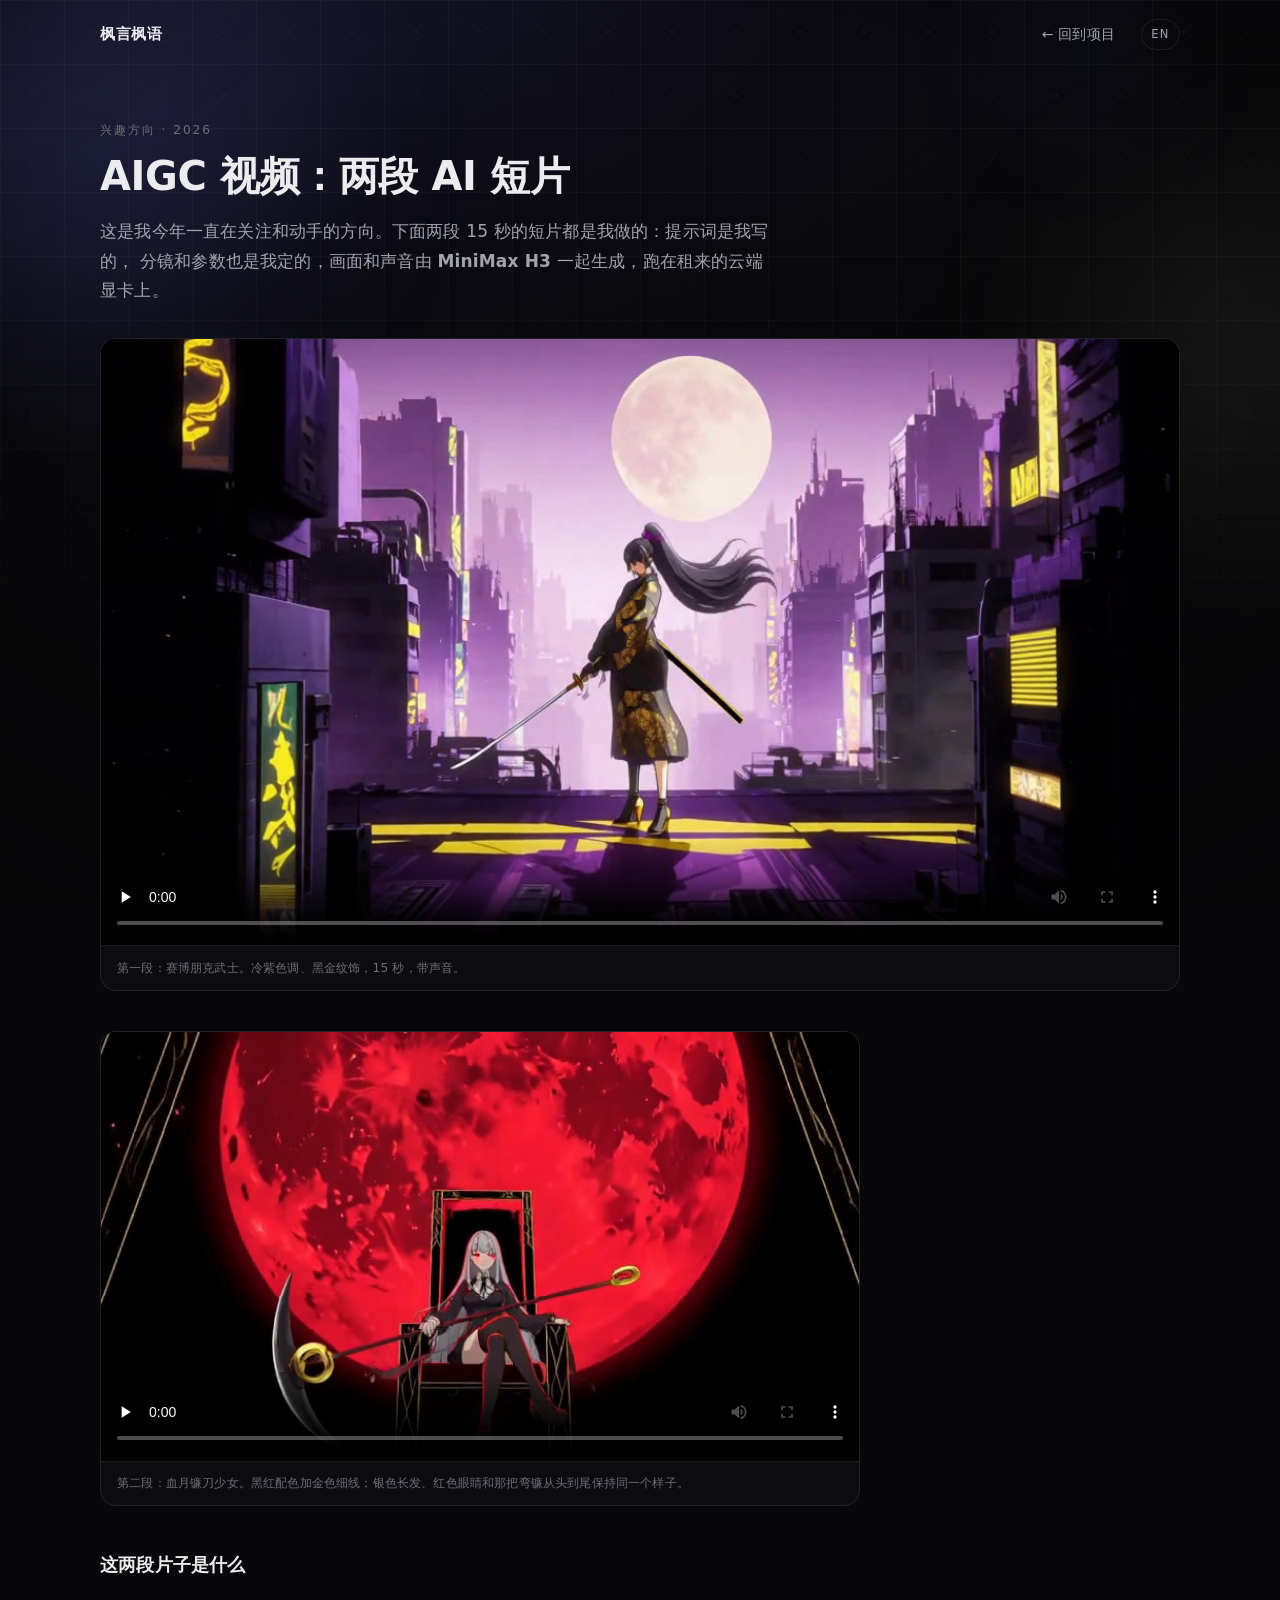
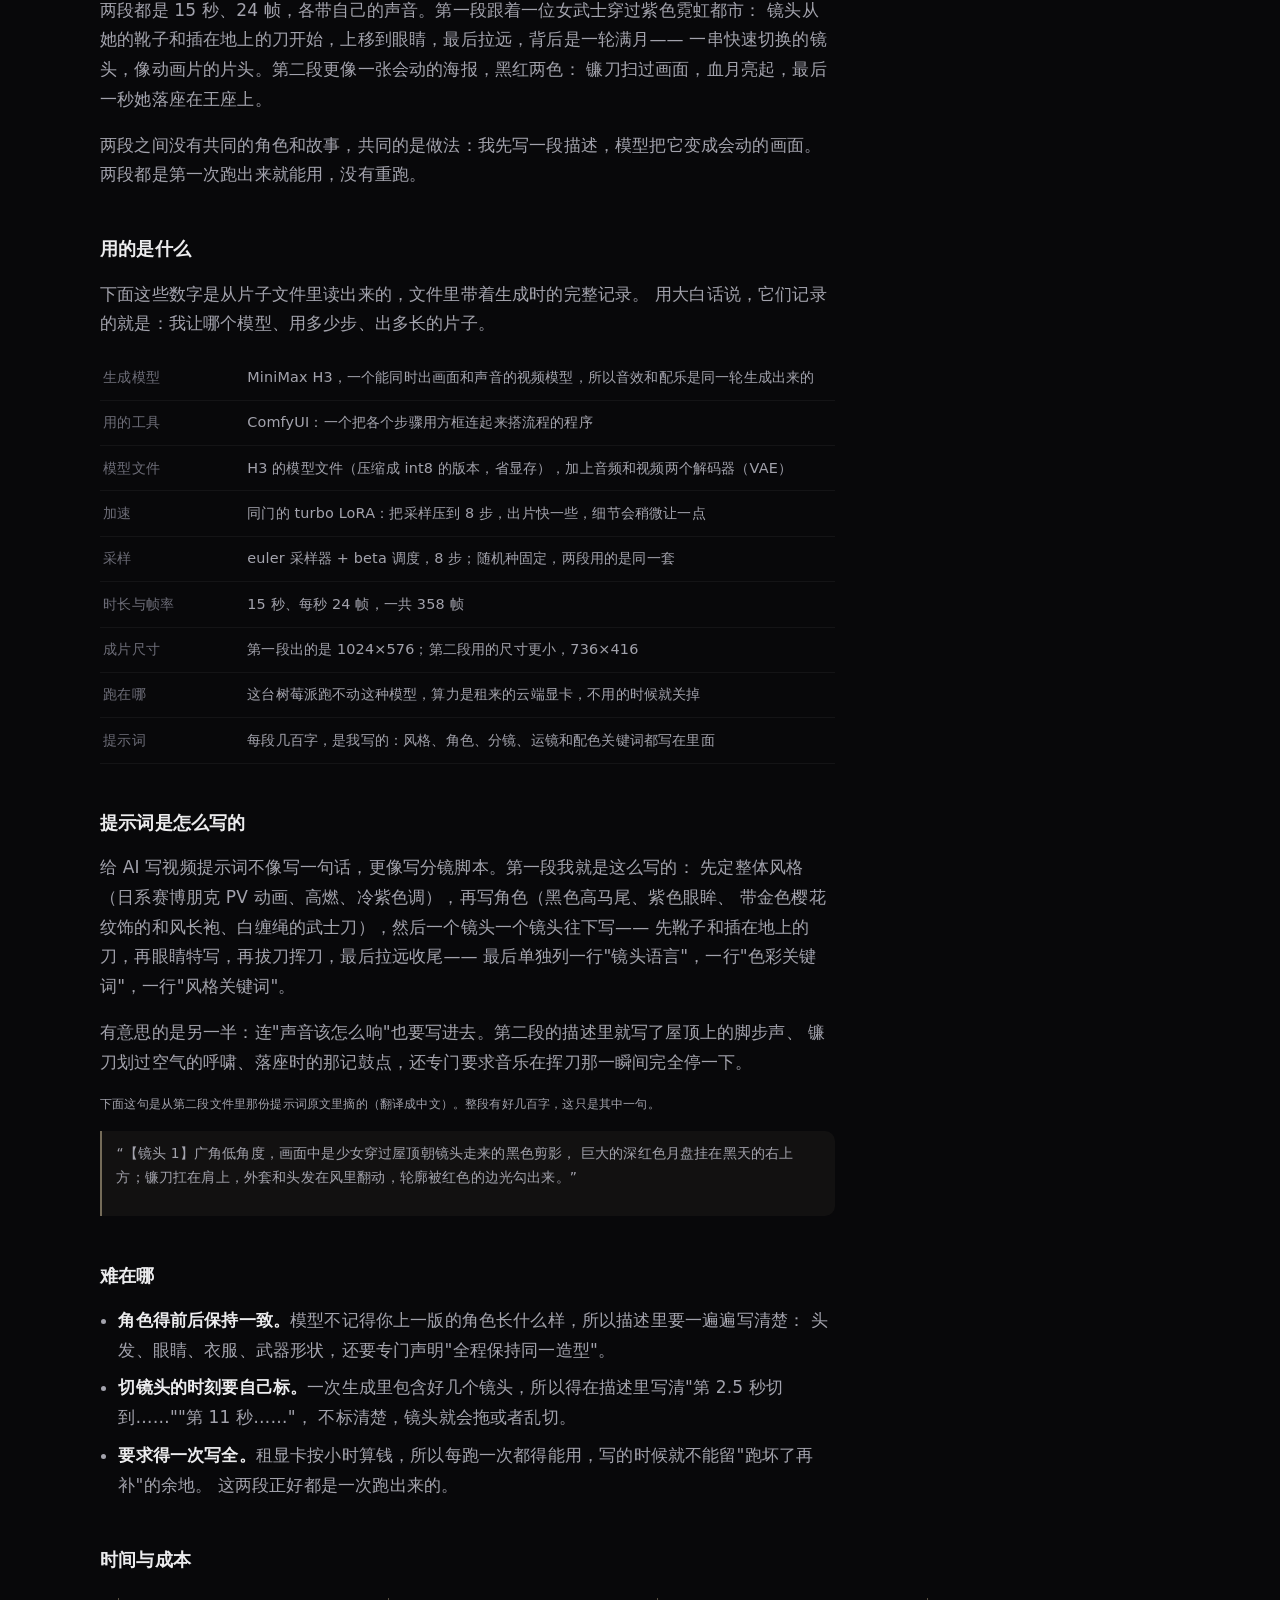
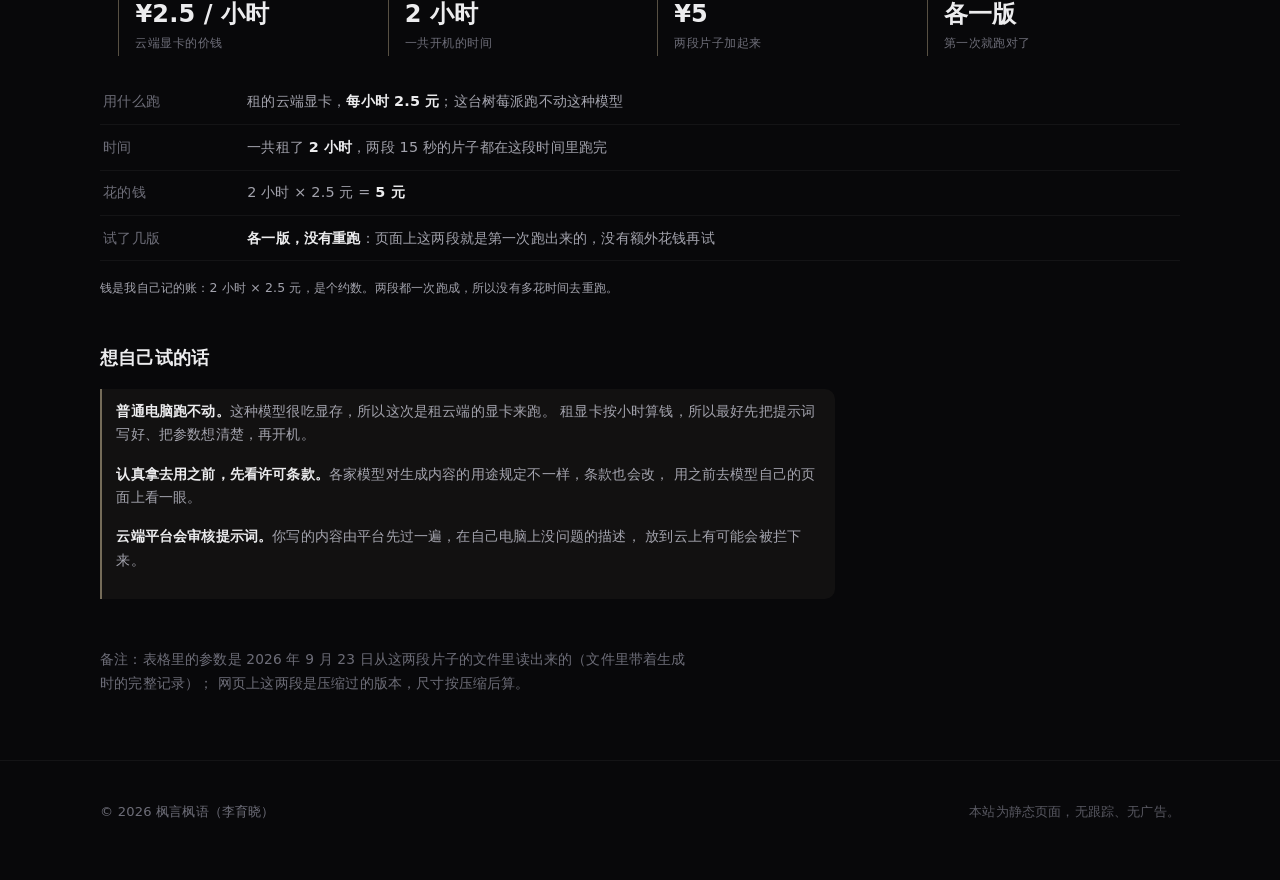
<file: projects/aigc.html>
<!DOCTYPE html>
<html lang="zh-CN">
<head>
<meta charset="utf-8">
<meta name="viewport" content="width=device-width, initial-scale=1">
<title data-en="AIGC video · Feng Yan Feng Yu">AIGC 视频：两段 AI 短片 · 枫言枫语</title>
<meta name="description" content="两段 15 秒的 AI 生成短片：冷紫色调的赛博朋克武士、黑红色调的血月镰刀少女。画面和声音都由模型生成，用的模型是 MiniMax H3，提示词、分镜和参数都是我自己写的。这一页放成片，也说清它们是怎么做出来的。"
      data-en-content="Two 15-second AI-generated short clips: a cyberpunk swordswoman in cold purple, and a scythe girl under a blood moon in black and red. Picture and sound both come out of the model; the model is MiniMax H3, and the prompts, shot list and settings are written by me. This page shows the clips and explains how they were made.">
<meta name="theme-color" content="#08080a">
<link rel="icon" href="data:image/svg+xml,%3Csvg xmlns='http://www.w3.org/2000/svg' viewBox='0 0 64 64'%3E%3Crect width='64' height='64' rx='14' fill='%230d0d12'/%3E%3Crect x='12' y='17' width='40' height='30' rx='7' fill='%23ececee'/%3E%3Ccircle cx='23' cy='32' r='4' fill='%23d9c8a1'/%3E%3Crect x='33' y='29' width='13' height='6' rx='3' fill='%230d0d12'/%3E%3C/svg%3E">
<script>
  document.documentElement.classList.add('js');
  /* 上次选了英文就先把标记打上（文字由 assets/main.js 换），免得版式先闪一下中文的 */
  try {
    if (localStorage.getItem('site-lang') === 'en') document.documentElement.classList.add('lang-en');
  } catch (e) {}
</script>
<link rel="stylesheet" href="../assets/style.css?v=20260926e">
</head>
<body>

<a class="skip" href="#main" data-en="Skip to content">跳到正文</a>

<div class="bg" aria-hidden="true">
  <div class="bg__far" data-depth="0.10">
    <span class="blob blob--1"></span>
    <span class="blob blob--2"></span>
    <span class="blob blob--3"></span>
  </div>
  <div class="bg__mid" data-depth="0.26">
    <span class="glow glow--1"></span>
    <span class="glow glow--2"></span>
  </div>
  <div class="bg__grid"></div>
  <div class="bg__noise"></div>
</div>

<header class="nav" id="nav">
  <div class="wrap nav__inner">
    <a class="nav__brand" href="../index.html">枫言枫语</a>
    <nav class="nav__links" aria-label="页面导航" data-en-aria-label="Page navigation">
      <a href="../index.html#projects" data-en="← Back to projects">← 回到项目</a>
      <button class="nav__lang" id="langBtn" type="button" aria-label="Switch to English">EN</button>
    </nav>
  </div>
</header>

<main class="doc wrap" id="main">
  <p class="doc__meta reveal" data-en="Interest · 2026">兴趣方向 · 2026</p>
  <h1 class="doc__title reveal" style="--d:.06s" data-en="AIGC video: two AI short clips">AIGC 视频：两段 AI 短片</h1>
  <p class="doc__lead reveal" style="--d:.12s"
     data-en-html="This is the direction I have been following and learning this year. The two 15-second clips below are both mine: I wrote the prompts, chose the shots and set the parameters, and a model called <b>MiniMax H3</b> produced the picture and the sound together, running on a rented cloud GPU.">
    这是我今年一直在关注和动手的方向。下面两段 15 秒的短片都是我做的：提示词是我写的，
    分镜和参数也是我定的，画面和声音由 <b>MiniMax H3</b> 一起生成，跑在租来的云端显卡上。
  </p>

  <figure class="doc__figure reveal" style="--d:.18s">
    <video class="doc__video" controls playsinline preload="none"
           width="1024" height="576"
           poster="../assets/img/aigc-sword-poster.jpg"
           aria-label="播放第一段短片：紫色赛博都市里的女武士" data-en-aria-label="Play the first clip: a swordswoman in a purple cyberpunk city">
      <source src="../assets/video/aigc-sword.mp4" type="video/mp4">
      <p data-en-html="Your browser cannot play this video directly. <a href=&quot;../assets/video/aigc-sword.mp4&quot;>Download it here</a>.">
        你的浏览器不能直接播放这段视频，<a href="../assets/video/aigc-sword.mp4">点这里下载观看</a>。
      </p>
    </video>
    <figcaption data-en="Clip 1: a cyberpunk swordswoman. Cold purple, black-and-gold trim, 15 seconds, with sound.">
      第一段：赛博朋克武士。冷紫色调、黑金纹饰，15 秒，带声音。
    </figcaption>
  </figure>

  <figure class="doc__figure doc__figure--sm reveal">
    <video class="doc__video" controls playsinline preload="none"
           width="736" height="416"
           poster="../assets/img/aigc-reaper-poster.jpg"
           aria-label="播放第二段短片：血月下坐在王座上的镰刀少女" data-en-aria-label="Play the second clip: a scythe girl on a throne under a blood moon">
      <source src="../assets/video/aigc-reaper.mp4" type="video/mp4">
      <p data-en-html="Your browser cannot play this video directly. <a href=&quot;../assets/video/aigc-reaper.mp4&quot;>Download it here</a>.">
        你的浏览器不能直接播放这段视频，<a href="../assets/video/aigc-reaper.mp4">点这里下载观看</a>。
      </p>
    </video>
    <figcaption data-en="Clip 2: a scythe girl under a blood moon. Black, red and thin gold lines; her silver hair, red eyes and the curved scythe stay the same from the first shot to the last.">
      第二段：血月镰刀少女。黑红配色加金色细线；银色长发、红色眼睛和那把弯镰从头到尾保持同一个样子。
    </figcaption>
  </figure>

  <section class="doc__section reveal">
    <h2 data-en="What these two clips are">这两段片子是什么</h2>
    <p data-en="Both are 15 seconds long, 24 frames per second, and both have their own sound. The first follows a swords-woman through a purple neon city: the camera opens on her heels and the sword stuck in the ground, moves up past her eye, and ends on a wide shot with a full moon behind her — a series of quick cuts, like the opening sequence of an anime. The second is a poster-style piece in black and red: the scythe sweeps across the screen, the blood moon lights up, and in the last second she drops back into a throne.">
      两段都是 15 秒、24 帧，各带自己的声音。第一段跟着一位女武士穿过紫色霓虹都市：
      镜头从她的靴子和插在地上的刀开始，上移到眼睛，最后拉远，背后是一轮满月——
      一串快速切换的镜头，像动画片的片头。第二段更像一张会动的海报，黑红两色：
      镰刀扫过画面，血月亮起，最后一秒她落座在王座上。
    </p>
    <p data-en="The two clips do not share a character or a story; what they share is the way they were made. I wrote a description for each one, and the model turned it into moving pictures. Both came out of a single run — no reruns.">
      两段之间没有共同的角色和故事，共同的是做法：我先写一段描述，模型把它变成会动的画面。
      两段都是第一次跑出来就能用，没有重跑。
    </p>
  </section>

  <section class="doc__section reveal">
    <h2 data-en="What I used">用的是什么</h2>
    <p data-en="These rows come from the clips themselves: each file carries a record of the settings that made it. In plain words, the numbers say: the model, the settings and the length I asked for.">
      下面这些数字是从片子文件里读出来的，文件里带着生成时的完整记录。
      用大白话说，它们记录的就是：我让哪个模型、用多少步、出多长的片子。
    </p>
    <table class="spec">
      <tbody>
        <tr><th data-en="The model">生成模型</th><td data-en="MiniMax H3 — a video model that makes picture and sound together, so the sound effects and the music are part of the same run">MiniMax H3，一个能同时出画面和声音的视频模型，所以音效和配乐是同一轮生成出来的</td></tr>
        <tr><th data-en="The tool">用的工具</th><td data-en="ComfyUI, a program where you connect boxes on a canvas to build the whole run">ComfyUI：一个把各个步骤用方框连起来搭流程的程序</td></tr>
        <tr><th data-en="Model files">模型文件</th><td data-en="H3 model weights compressed to int8 (so they take less video memory), plus the audio VAE and video VAE">H3 的模型文件（压缩成 int8 的版本，省显存），加上音频和视频两个解码器（VAE）</td></tr>
        <tr><th data-en="Speed-up">加速</th><td data-en="A turbo LoRA from the same family: it cuts the sampling to 8 steps, at the cost of a little detail">同门的 turbo LoRA：把采样压到 8 步，出片快一些，细节会稍微让一点</td></tr>
        <tr><th data-en="Sampling">采样</th><td data-en="euler sampler, beta schedule, 8 steps, fixed seed — the same setting for both clips">euler 采样器 + beta 调度，8 步；随机种固定，两段用的是同一套</td></tr>
        <tr><th data-en="Length and frame rate">时长与帧率</th><td data-en="15 seconds, 24 frames per second — 358 frames in all">15 秒、每秒 24 帧，一共 358 帧</td></tr>
        <tr><th data-en="Output size">成片尺寸</th><td data-en="Clip 1 came out at 1024×576; clip 2 was made at a smaller size, 736×416">第一段出的是 1024×576；第二段用的尺寸更小，736×416</td></tr>
        <tr><th data-en="Where it ran">跑在哪</th><td data-en="This Raspberry Pi cannot run a model like this, so the work ran on a rented cloud GPU; the machine is switched off when I am not using it">这台树莓派跑不动这种模型，算力是租来的云端显卡，不用的时候就关掉</td></tr>
        <tr><th data-en="The prompt">提示词</th><td data-en="Several hundred characters per clip, written by me: the style, the character, the shot list, the camera moves and the colour words">每段几百字，是我写的：风格、角色、分镜、运镜和配色关键词都写在里面</td></tr>
      </tbody>
    </table>
  </section>

  <section class="doc__section reveal">
    <h2 data-en="How the prompt is written">提示词是怎么写的</h2>
    <p data-en="An AI video prompt is not a sentence, it is closer to a shooting script. For the first clip I wrote, in one block: the overall style (a Japanese cyberpunk promo animation, high-energy, cold purple), the character (black high ponytail, purple eyes, a kimono coat with gold sakura patterns, a sword with a white-wrapped hilt), then the shots one by one — heels and the sword first, then her eye, then the drawing of the blade, then a pull-back — and finally a line each for camera language, colour and style.">
      给 AI 写视频提示词不像写一句话，更像写分镜脚本。第一段我就是这么写的：
      先定整体风格（日系赛博朋克 PV 动画、高燃、冷紫色调），再写角色（黑色高马尾、紫色眼眸、
      带金色樱花纹饰的和风长袍、白缠绳的武士刀），然后一个镜头一个镜头往下写——
      先靴子和插在地上的刀，再眼睛特写，再拔刀挥刀，最后拉远收尾——
      最后单独列一行"镜头语言"，一行"色彩关键词"，一行"风格关键词"。
    </p>
    <p data-en="The interesting part is the other side of it: I also have to write down what the sound should be. The second clip's description lists the footsteps on the rooftop, the whistle of the scythe, the drum roll when she falls into the throne, and even asks the music to cut out for a split second at the slash.">
      有意思的是另一半：连"声音该怎么响"也要写进去。第二段的描述里就写了屋顶上的脚步声、
      镰刀划过空气的呼啸、落座时的那记鼓点，还专门要求音乐在挥刀那一瞬间完全停一下。
    </p>
    <p class="doc__source" data-en-html="The lines below are quoted from the prompt stored inside the second clip's file (translated). It is one quoted line out of several hundred characters.">
      下面这句是从第二段文件里那份提示词原文里摘的（翻译成中文）。整段有好几百字，这只是其中一句。
    </p>
    <div class="note">
      <p data-en="“[Shot 1] A wide low-angle shot frames the dark silhouette of a girl walking across a rooftop toward the camera, a huge flat deep-crimson moon disc hanging in the upper right of the black sky; the scythe rests on her shoulder, her coat and hair whip in the wind, her outline rimmed with crimson light.”">
        “【镜头 1】广角低角度，画面中是少女穿过屋顶朝镜头走来的黑色剪影，
        巨大的深红色月盘挂在黑天的右上方；镰刀扛在肩上，外套和头发在风里翻动，轮廓被红色的边光勾出来。”
      </p>
    </div>
  </section>

  <section class="doc__section reveal">
    <h2 data-en="Where it gets hard">难在哪</h2>
    <ul>
      <li data-en-html="<b>Keeping the character the same.</b> The model does not remember your character between runs, so every line of the description has to nail her down — hair, eyes, clothes, the shape of the weapon — and the prompt has to say that she keeps this look from the first shot to the last.">
        <b>角色得前后保持一致。</b>模型不记得你上一版的角色长什么样，所以描述里要一遍遍写清楚：
        头发、眼睛、衣服、武器形状，还要专门声明"全程保持同一造型"。
      </li>
      <li data-en-html="<b>Telling the model when to cut.</b> Since one run produces many shots, the description has to time them — “at 00:02.500, cut to …”, “at 00:11.000, …” — otherwise the shots drift or run long.">
        <b>切镜头的时刻要自己标。</b>一次生成里包含好几个镜头，所以得在描述里写清"第 2.5 秒切到……""第 11 秒……"，
        不标清楚，镜头就会拖或者乱切。
      </li>
      <li data-en-html="<b>The description has to be complete the first time.</b> Renting the GPU is billed by the hour, so a take has to be usable — nothing like “I will fix it on the next run” is in there. Both clips happened to come out right on the first try.">
        <b>要求得一次写全。</b>租显卡按小时算钱，所以每跑一次都得能用，写的时候就不能留"跑坏了再补"的余地。
        这两段正好都是一次跑出来的。
      </li>
    </ul>
  </section>

  <section class="doc__section doc__section--wide reveal">
    <h2 data-en="Time and cost">时间与成本</h2>
    <ul class="stats">
      <li><span class="stats__num" data-en="¥2.5 / hour">¥2.5 / 小时</span><span class="stats__label" data-en="The price of the cloud GPU">云端显卡的价钱</span></li>
      <li><span class="stats__num" data-en="2 hours">2 小时</span><span class="stats__label" data-en="Rented in total">一共开机的时间</span></li>
      <li><span class="stats__num">¥5</span><span class="stats__label" data-en="For both clips">两段片子加起来</span></li>
      <li><span class="stats__num" data-en="One take each">各一版</span><span class="stats__label" data-en="Nothing was rerun">第一次就跑对了</span></li>
    </ul>
    <table class="spec">
      <tbody>
        <tr><th data-en="What ran it">用什么跑</th><td data-en-html="A rented cloud GPU, <b>¥2.5 an hour</b>; this little Raspberry Pi cannot run a model like this">租的云端显卡，<b>每小时 2.5 元</b>；这台树莓派跑不动这种模型</td></tr>
        <tr><th data-en="Time">时间</th><td data-en-html="Rented for <b>2 hours</b>, and both 15-second clips were finished inside that window">一共租了 <b>2 小时</b>，两段 15 秒的片子都在这段时间里跑完</td></tr>
        <tr><th data-en="Money">花的钱</th><td data-en-html="2 hours × ¥2.5 = <b>¥5</b> in total">2 小时 × 2.5 元 = <b>5 元</b></td></tr>
        <tr><th data-en="How many takes">试了几版</th><td data-en-html="One take each: the two clips on this page are what came out of that single run, so <b>nothing extra was spent on reruns</b>"><b>各一版，没有重跑</b>：页面上这两段就是第一次跑出来的，没有额外花钱再试</td></tr>
      </tbody>
    </table>
    <p class="doc__source"
       data-en="The money is my own tally — two hours at ¥2.5 an hour, rounded. Since both clips came out of the first run, no extra hours went into rerunning takes.">
      钱是我自己记的账：2 小时 × 2.5 元，是个约数。两段都一次跑成，所以没有多花时间去重跑。
    </p>
  </section>

  <section class="doc__section reveal">
    <h2 data-en="If you want to try it yourself">想自己试的话</h2>
    <div class="note">
      <p data-en-html="<b>A single ordinary computer will not do.</b> A model like this needs a large video memory; that is why the work ran on a rented cloud GPU. Renting is billed by the hour, so it is worth writing the prompt well before switching the machine on.">
        <b>普通电脑跑不动。</b>这种模型很吃显存，所以这次是租云端的显卡来跑。
        租显卡按小时算钱，所以最好先把提示词写好、把参数想清楚，再开机。
      </p>
      <p data-en-html="<b>Check the licence before you use it for anything serious.</b> Models differ in what they allow you to do with the clips you make, and the terms change over time; read the model's own page first.">
        <b>认真拿去用之前，先看许可条款。</b>各家模型对生成内容的用途规定不一样，条款也会改，
        用之前去模型自己的页面上看一眼。
      </p>
      <p data-en-html="<b>Cloud services review what you ask for.</b> Prompts are checked on the platform side, so a description that is fine at home may be refused online.">
        <b>云端平台会审核提示词。</b>你写的内容由平台先过一遍，在自己电脑上没问题的描述，
        放到云上有可能会被拦下来。
      </p>
    </div>
  </section>

  <p class="doc__foot doc__source reveal"
     data-en-html="Notes: the settings in the table were read out of the clip files on 23 September 2026 (the files carry a full record of the run). The clips were re-encoded for the web, so the sizes here are what the web versions use.">
    备注：表格里的参数是 2026 年 9 月 23 日从这两段片子的文件里读出来的（文件里带着生成时的完整记录）；
    网页上这两段是压缩过的版本，尺寸按压缩后算。
  </p>
</main>

<footer class="footer">
  <div class="wrap footer__inner">
    <span>© <span id="year">2026</span> <span data-en="枫言枫语 (Li Yuxiao)">枫言枫语（李育晓）</span></span>
    <span class="footer__dim" data-en="A static page: no tracking, no ads.">本站为静态页面，无跟踪、无广告。</span>
  </div>
</footer>

<script src="../assets/main.js?v=20260926e" defer></script>
</body>
</html>
</file>
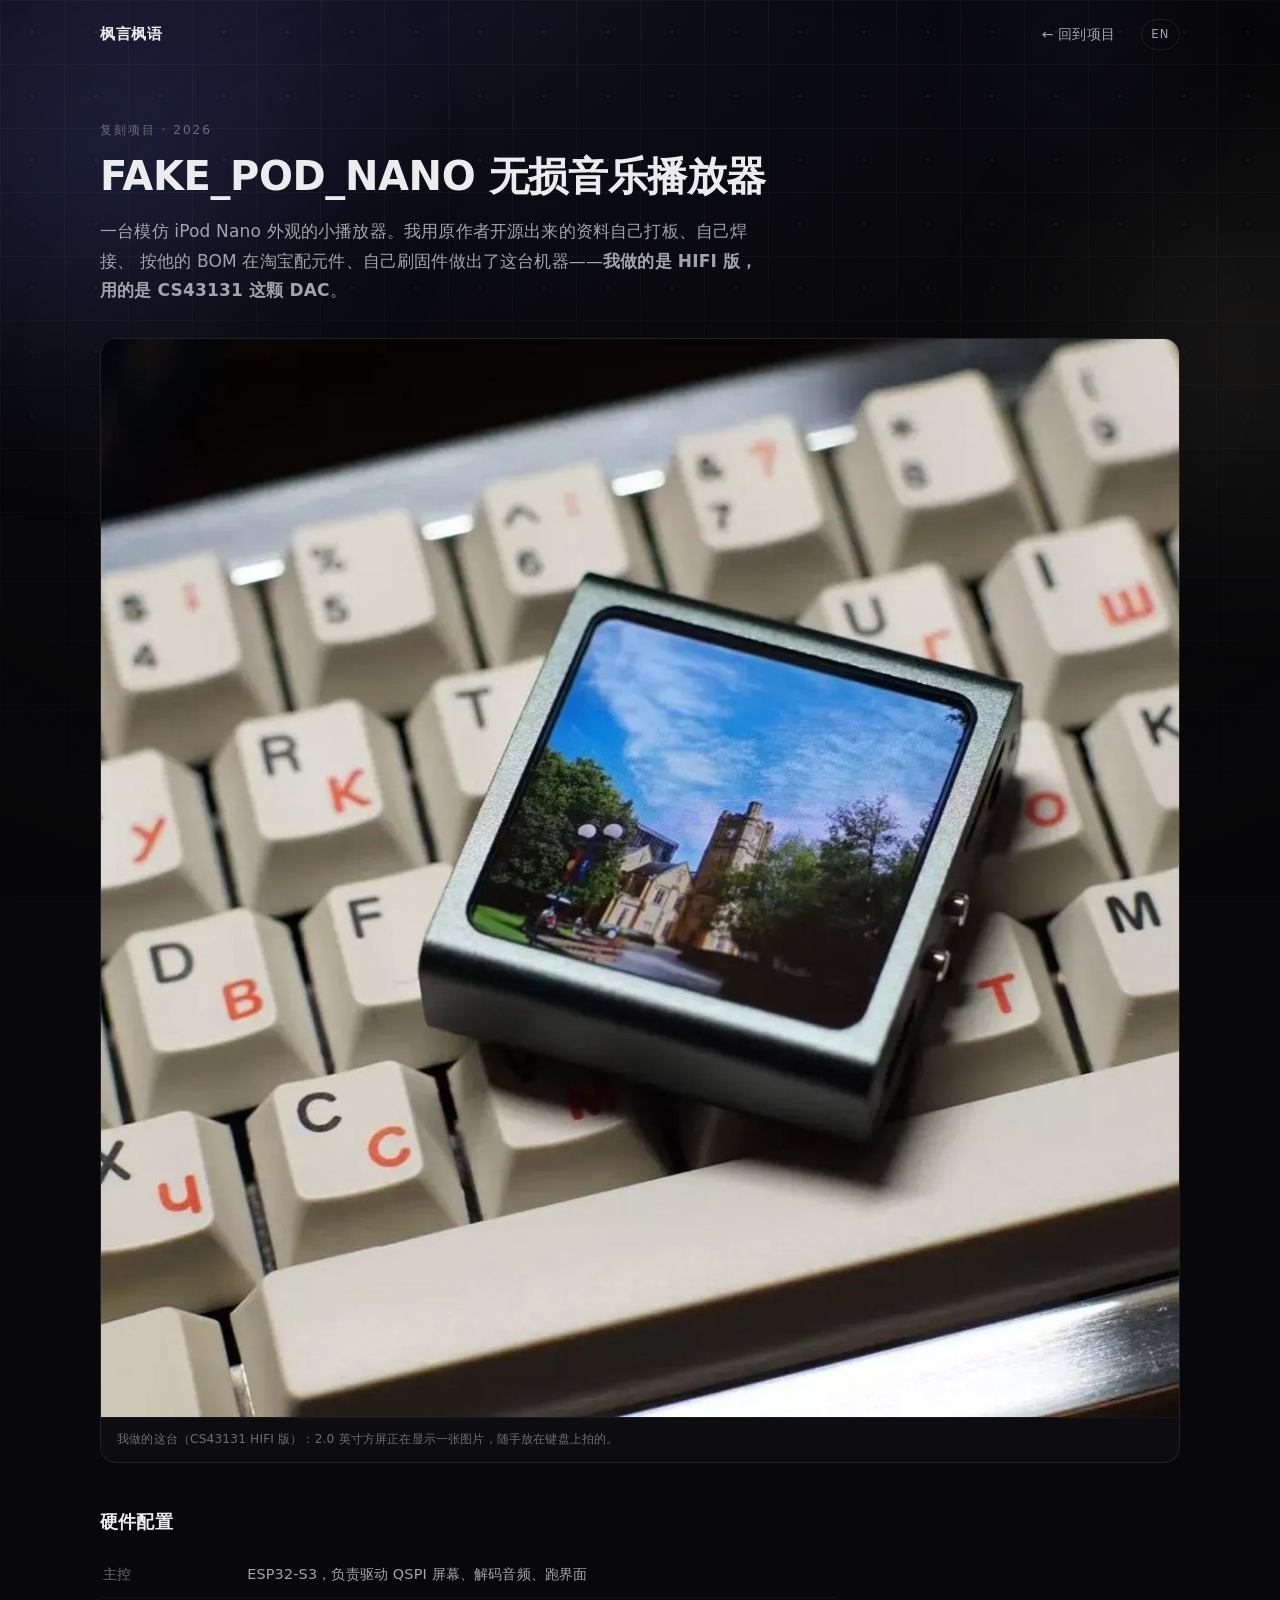
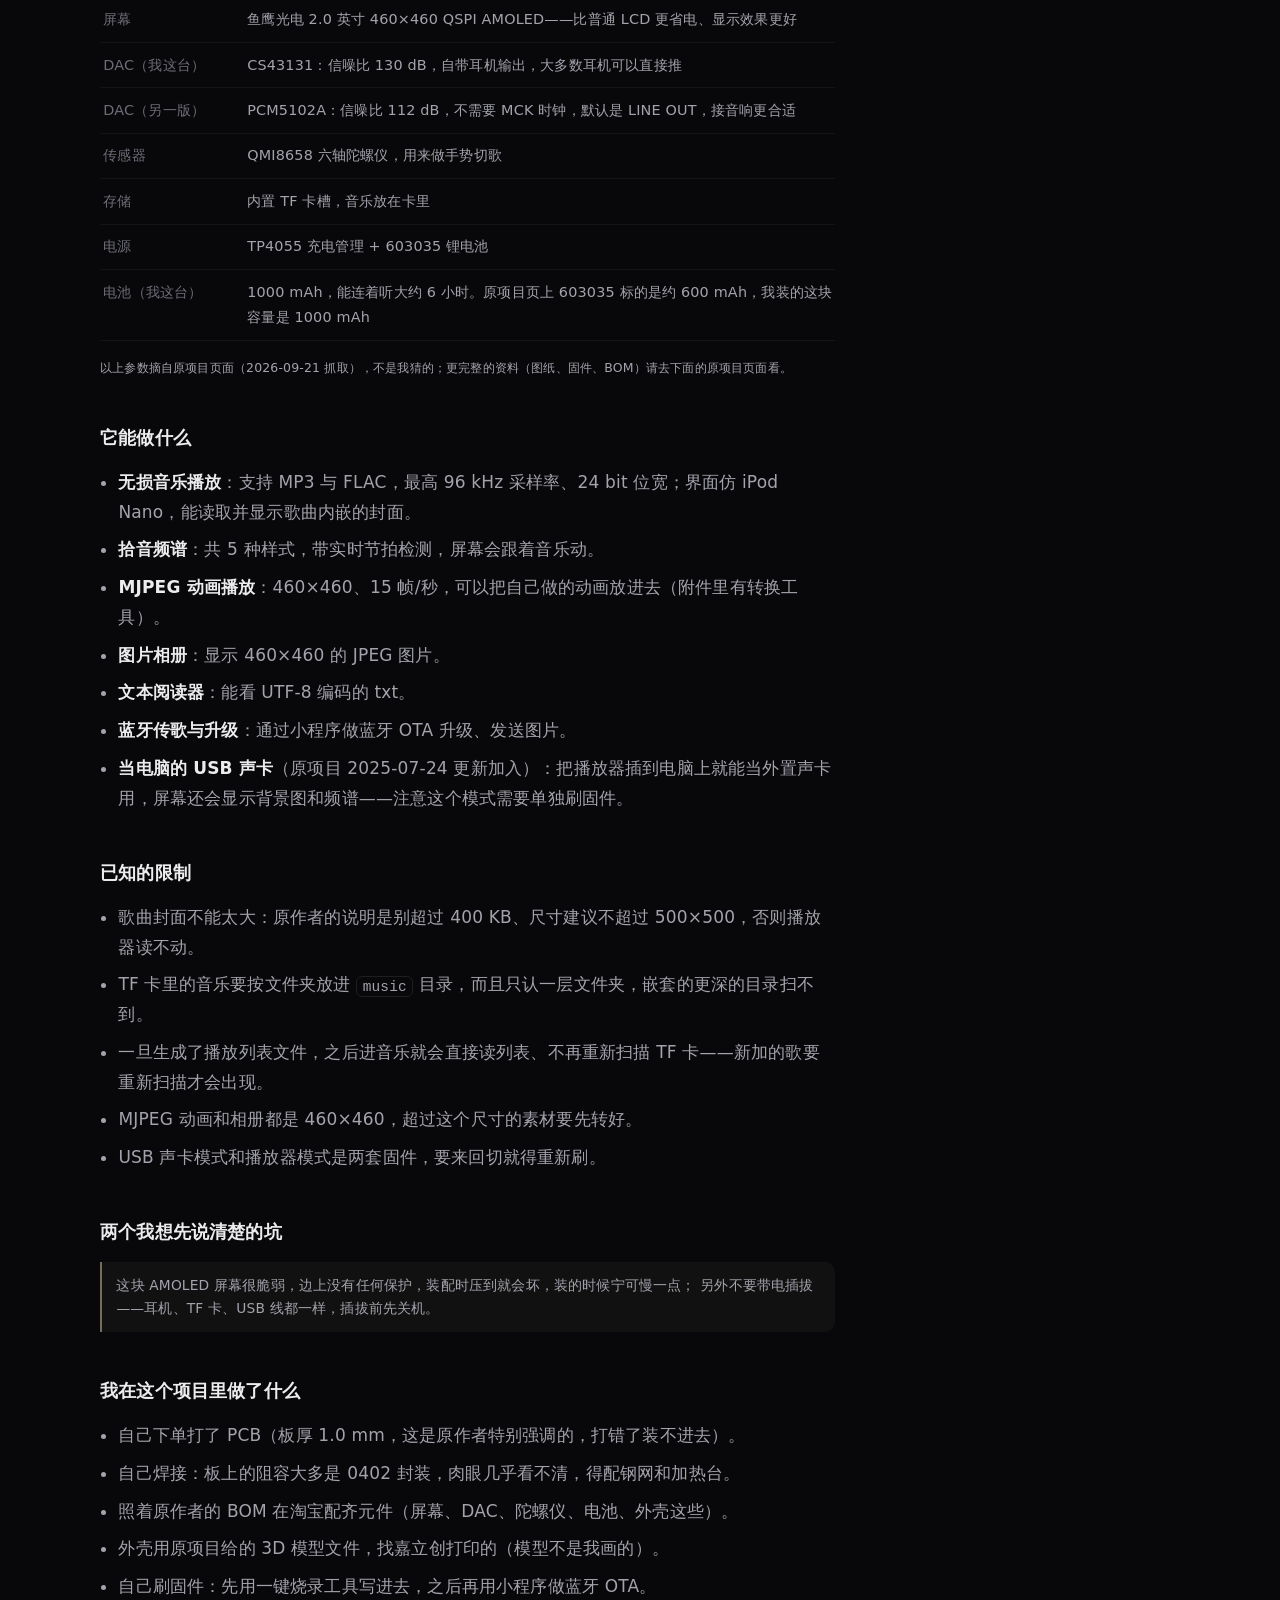
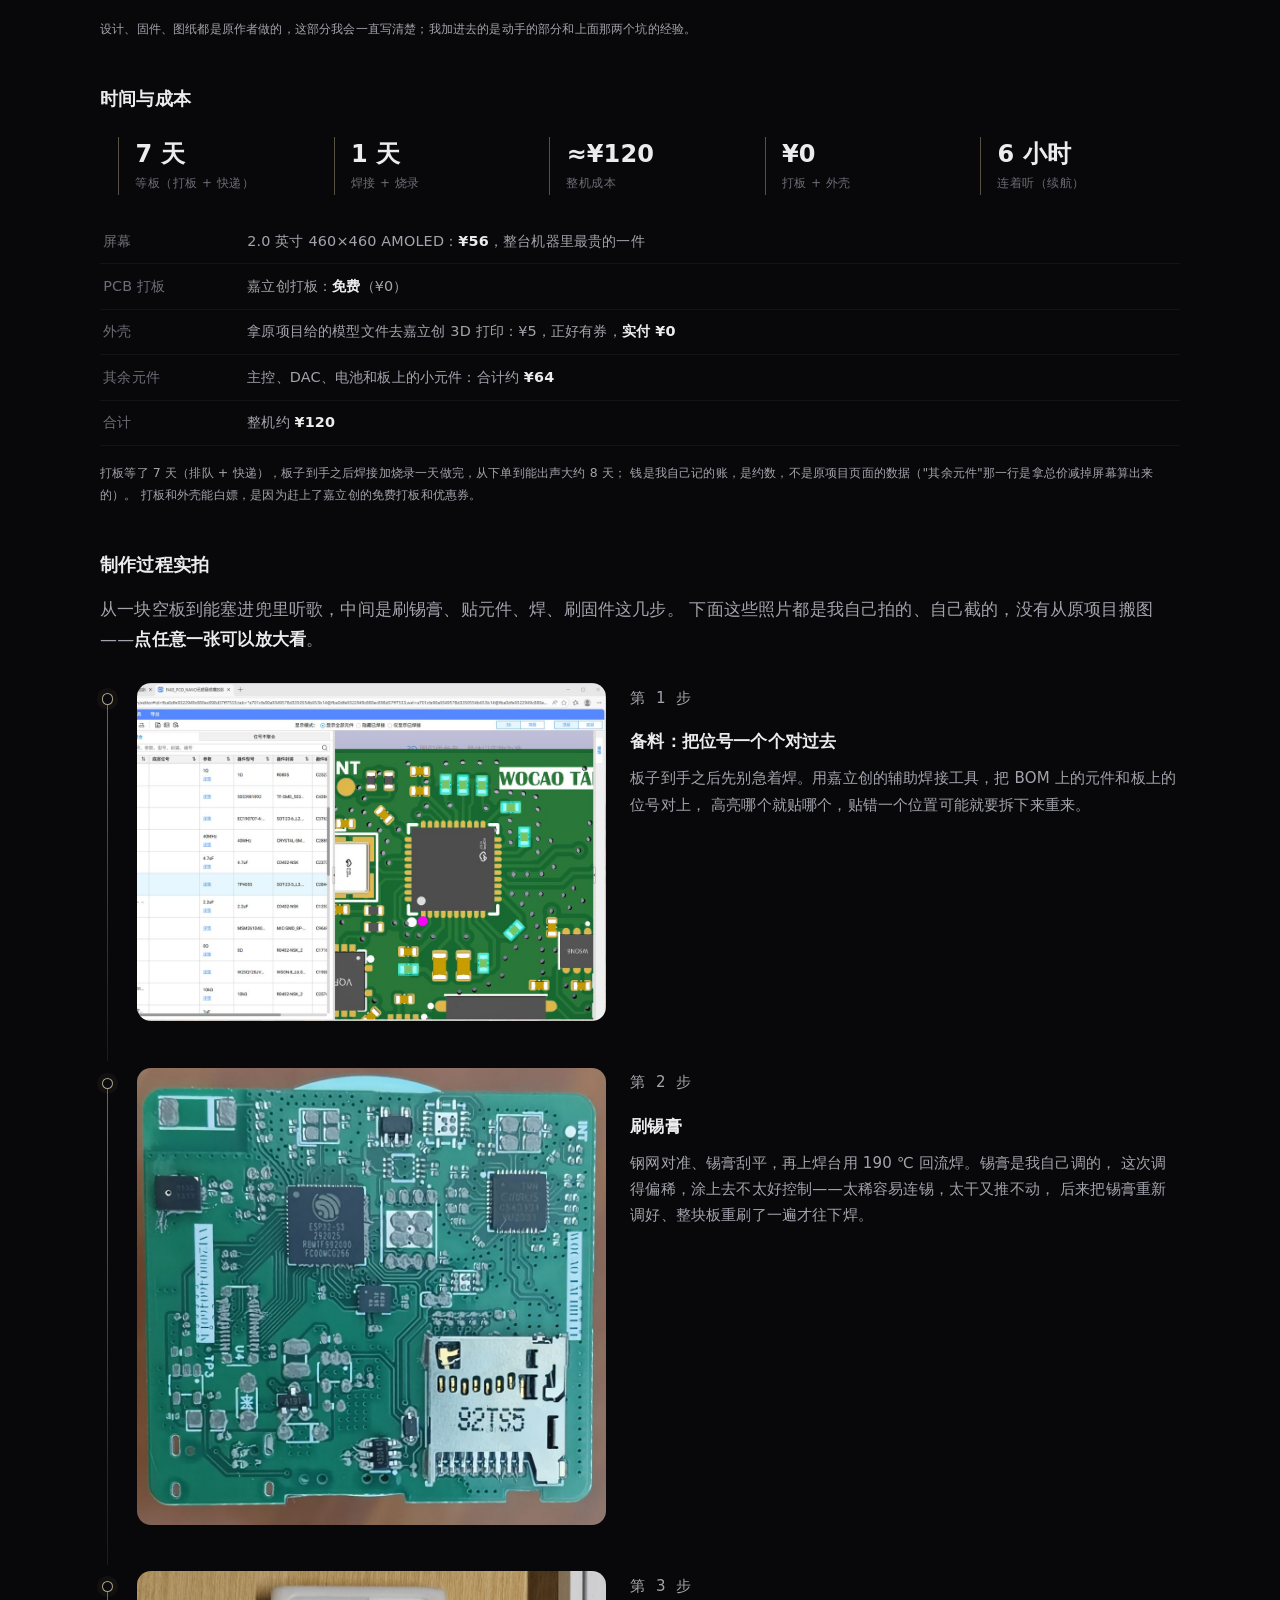
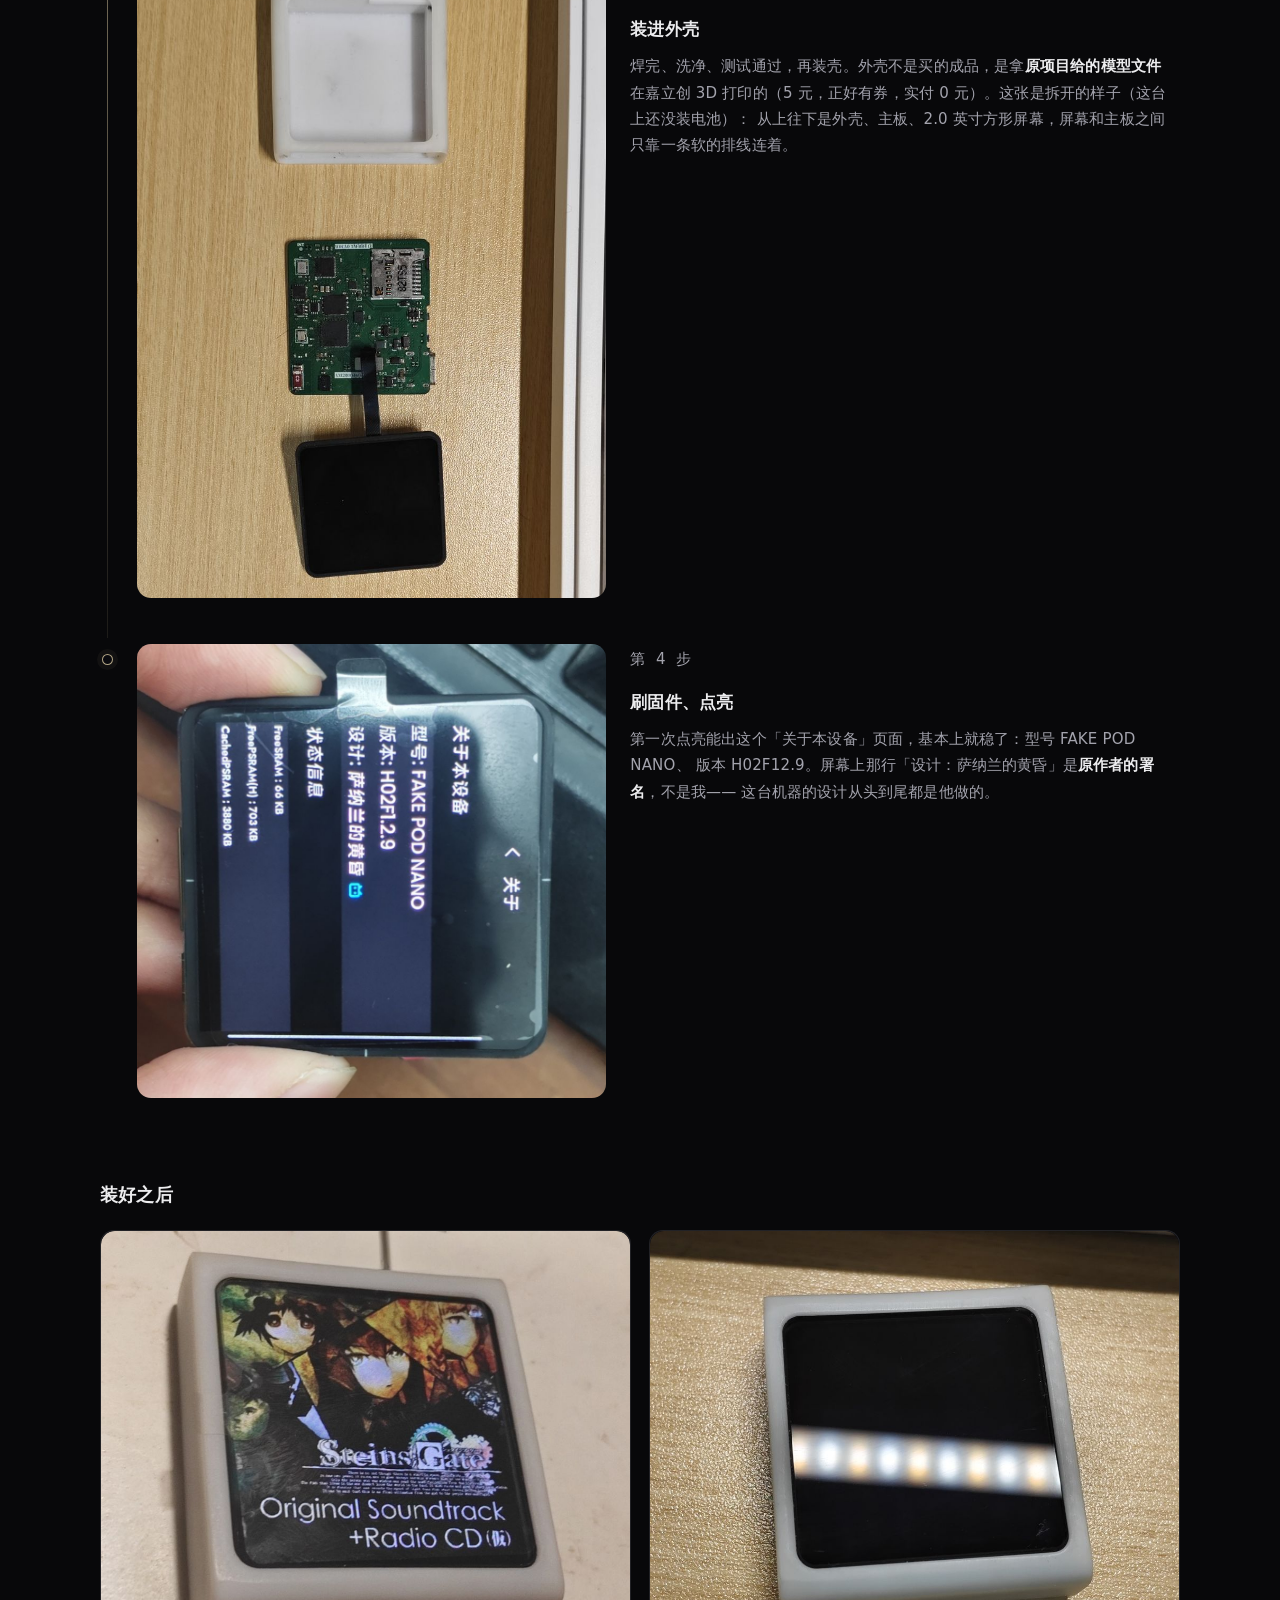
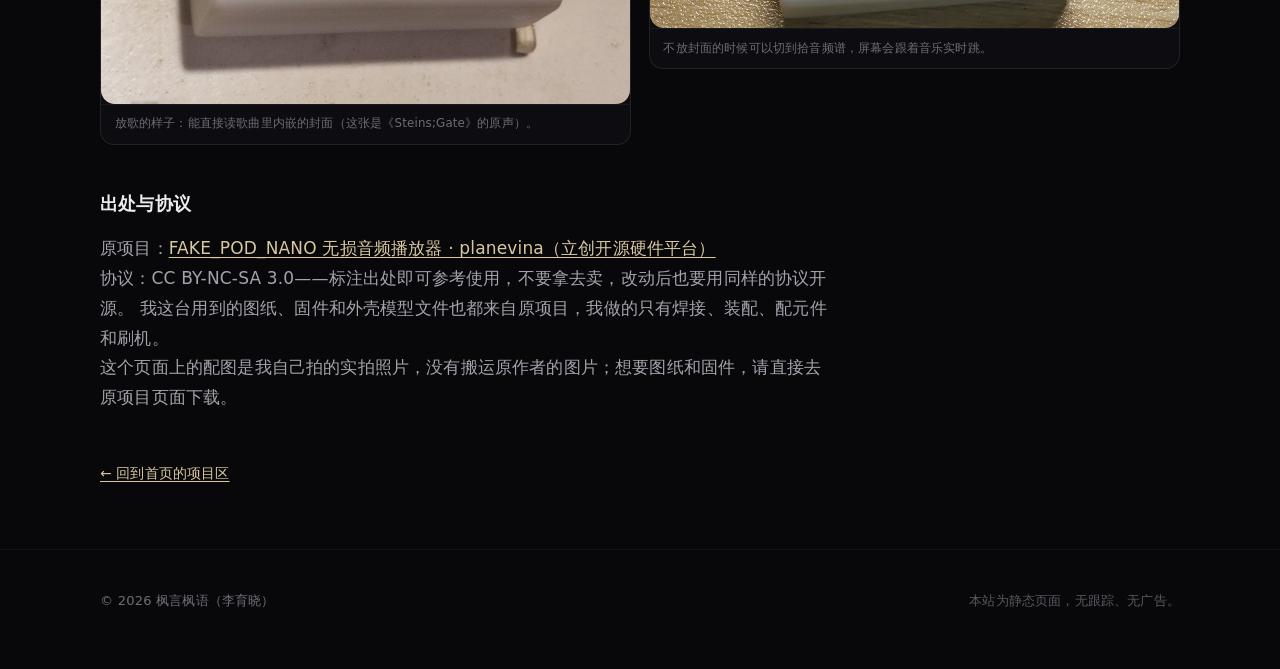
<file: projects/fakepod.html>
<!DOCTYPE html>
<html lang="zh-CN">
<head>
<meta charset="utf-8">
<meta name="viewport" content="width=device-width, initial-scale=1">
<title data-en="FAKE_POD_NANO lossless music player (replica) · Feng Yan Feng Yu">FAKE_POD_NANO 无损音乐播放器（复刻）· 枫言枫语</title>
<meta name="description" content="复刻自 planevina 开源项目的 ESP32-S3 无损音乐播放器：CS43131 HIFI 版，自己的打板、焊接、配元件与刷固件记录。"
      data-en-content="An ESP32-S3 lossless music player built from planevina's open-source project: the CS43131 HIFI version, with my own board ordering, soldering, parts sourcing and firmware flashing.">
<meta name="theme-color" content="#08080a">
<link rel="icon" href="data:image/svg+xml,%3Csvg xmlns='http://www.w3.org/2000/svg' viewBox='0 0 64 64'%3E%3Crect width='64' height='64' rx='14' fill='%230d0d12'/%3E%3Crect x='12' y='28' width='14' height='8' rx='4' fill='%23d9c8a1'/%3E%3Crect x='26' y='28' width='26' height='8' rx='4' fill='%23ececee'/%3E%3C/svg%3E">
<script>
  document.documentElement.classList.add('js');
  /* 上次选了英文就先把标记打上（文字由 assets/main.js 换），免得版式先闪一下中文的 */
  try {
    if (localStorage.getItem('site-lang') === 'en') document.documentElement.classList.add('lang-en');
  } catch (e) {}
</script>
<link rel="stylesheet" href="../assets/style.css?v=20260926e">
</head>
<body>

<a class="skip" href="#main" data-en="Skip to content">跳到正文</a>

<div class="bg" aria-hidden="true">
  <div class="bg__far" data-depth="0.10">
    <span class="blob blob--1"></span>
    <span class="blob blob--2"></span>
    <span class="blob blob--3"></span>
  </div>
  <div class="bg__mid" data-depth="0.26">
    <span class="glow glow--1"></span>
    <span class="glow glow--2"></span>
  </div>
  <div class="bg__grid"></div>
  <div class="bg__noise"></div>
</div>

<header class="nav" id="nav">
  <div class="wrap nav__inner">
    <a class="nav__brand" href="../index.html">枫言枫语</a>
    <nav class="nav__links" aria-label="页面导航" data-en-aria-label="Page navigation">
      <a href="../index.html#projects" data-en="← Back to projects">← 回到项目</a>
      <button class="nav__lang" id="langBtn" type="button" aria-label="Switch to English">EN</button>
    </nav>
  </div>
</header>

<main class="doc wrap" id="main">
  <p class="doc__meta reveal" data-en="Replica project · 2026">复刻项目 · 2026</p>
  <h1 class="doc__title reveal" style="--d:.06s" data-en="FAKE_POD_NANO lossless music player">FAKE_POD_NANO 无损音乐播放器</h1>
  <p class="doc__lead reveal" style="--d:.12s"
     data-en-html="A small player modelled on the iPod Nano. Using the material the original author open-sourced, I ordered the PCB myself, soldered it myself, bought the parts on Taobao from his BOM and flashed the firmware myself to build this machine — <b>mine is the HIFI version, using the CS43131 DAC</b>.">
    一台模仿 iPod Nano 外观的小播放器。我用原作者开源出来的资料自己打板、自己焊接、
    按他的 BOM 在淘宝配元件、自己刷固件做出了这台机器——<b>我做的是 HIFI 版，用的是 CS43131 这颗 DAC</b>。
  </p>

  <figure class="doc__figure reveal" style="--d:.18s">
    <img src="../assets/img/project-fakepod.jpg" alt="实拍照片：一台黑机身方屏小播放器摆在键盘上，屏幕上正显示一张有树和钟楼的风景照片"
         data-en-alt="Photo: a small black player with a square screen lying on a keyboard, showing a landscape picture with a tree and a clock tower"
         width="1200" height="1200" decoding="async">
    <figcaption data-en="The one I built (CS43131 HIFI version): the 2.0-inch square screen showing a picture — a quick shot on my keyboard.">我做的这台（CS43131 HIFI 版）：2.0 英寸方屏正在显示一张图片，随手放在键盘上拍的。</figcaption>
  </figure>

  <section class="doc__section reveal">
    <h2 data-en="Hardware">硬件配置</h2>
    <table class="spec">
      <tbody>
        <tr><th data-en="Main chip">主控</th><td data-en="ESP32-S3 — drives the QSPI screen, decodes the audio and runs the interface">ESP32-S3，负责驱动 QSPI 屏幕、解码音频、跑界面</td></tr>
        <tr><th data-en="Screen">屏幕</th><td data-en="Osprey 2.0-inch 460×460 QSPI AMOLED — more power-efficient and better looking than a normal LCD">鱼鹰光电 2.0 英寸 460×460 QSPI AMOLED——比普通 LCD 更省电、显示效果更好</td></tr>
        <tr><th data-en="DAC (mine)">DAC（我这台）</th><td data-en="CS43131: 130 dB SNR, with a built-in headphone output that drives most headphones directly">CS43131：信噪比 130 dB，自带耳机输出，大多数耳机可以直接推</td></tr>
        <tr><th data-en="DAC (other version)">DAC（另一版）</th><td data-en="PCM5102A: 112 dB SNR, no MCK clock needed, LINE OUT by default — a better match for a stereo">PCM5102A：信噪比 112 dB，不需要 MCK 时钟，默认是 LINE OUT，接音响更合适</td></tr>
        <tr><th data-en="Sensor">传感器</th><td data-en="QMI8658 six-axis gyroscope, used for gesture-based track skipping">QMI8658 六轴陀螺仪，用来做手势切歌</td></tr>
        <tr><th data-en="Storage">存储</th><td data-en="Built-in TF card slot — the music lives on the card">内置 TF 卡槽，音乐放在卡里</td></tr>
        <tr><th data-en="Power">电源</th><td data-en="TP4055 charging management + 603035 lithium battery">TP4055 充电管理 + 603035 锂电池</td></tr>
        <tr><th data-en="Battery (mine)">电池（我这台）</th><td data-en="1000 mAh, about 6 hours of continuous listening. The original project page lists the 603035 as about 600 mAh; the one I fitted is 1000 mAh">1000 mAh，能连着听大约 6 小时。原项目页上 603035 标的是约 600 mAh，我装的这块容量是 1000 mAh</td></tr>
      </tbody>
    </table>
    <p class="doc__source"
       data-en="These specs come from the original project page (captured 2026-09-21), not from guesswork; for the fuller material (schematics, firmware, BOM) please see the original project page below.">
      以上参数摘自原项目页面（2026-09-21 抓取），不是我猜的；更完整的资料（图纸、固件、BOM）请去下面的原项目页面看。
    </p>
  </section>

  <section class="doc__section reveal">
    <h2 data-en="What it can do">它能做什么</h2>
    <ul>
      <li data-en-html="<b>Lossless playback</b>: MP3 and FLAC up to 96 kHz / 24 bit; the interface follows the iPod Nano and it reads the cover art embedded in each file."><b>无损音乐播放</b>：支持 MP3 与 FLAC，最高 96 kHz 采样率、24 bit 位宽；界面仿 iPod Nano，能读取并显示歌曲内嵌的封面。</li>
      <li data-en-html="<b>Spectrum visualiser</b>: 5 styles with real-time beat detection, so the screen moves with the music."><b>拾音频谱</b>：共 5 种样式，带实时节拍检测，屏幕会跟着音乐动。</li>
      <li data-en-html="<b>MJPEG animation</b>: 460×460 at 15 fps — you can put your own animation on it (a conversion tool comes with the project)."><b>MJPEG 动画播放</b>：460×460、15 帧/秒，可以把自己做的动画放进去（附件里有转换工具）。</li>
      <li data-en-html="<b>Photo album</b>: shows 460×460 JPEG images."><b>图片相册</b>：显示 460×460 的 JPEG 图片。</li>
      <li data-en-html="<b>Text reader</b>: reads UTF-8 txt files."><b>文本阅读器</b>：能看 UTF-8 编码的 txt。</li>
      <li data-en-html="<b>Bluetooth file transfer and updates</b>: a mini-program handles Bluetooth OTA updates and sending images."><b>蓝牙传歌与升级</b>：通过小程序做蓝牙 OTA 升级、发送图片。</li>
      <li data-en-html="<b>USB sound card for a computer</b> (added in the original project on 2025-07-24): plug the player into a computer and it works as an external sound card, with a background picture and a spectrum on screen — note that this mode needs its own firmware."><b>当电脑的 USB 声卡</b>（原项目 2025-07-24 更新加入）：把播放器插到电脑上就能当外置声卡用，屏幕还会显示背景图和频谱——注意这个模式需要单独刷固件。</li>
    </ul>
  </section>

  <section class="doc__section reveal">
    <h2 data-en="Known limitations">已知的限制</h2>
    <ul>
      <li data-en="Cover art cannot be too large: the original author says keep it under 400 KB and no bigger than 500×500, or the player will not load it.">歌曲封面不能太大：原作者的说明是别超过 400 KB、尺寸建议不超过 500×500，否则播放器读不动。</li>
      <li data-en-html="Music on the TF card has to sit in folders under a <code>music</code> directory, and only one level deep — nested folders are not scanned.">TF 卡里的音乐要按文件夹放进 <code>music</code> 目录，而且只认一层文件夹，嵌套的更深的目录扫不到。</li>
      <li data-en="Once a playlist file has been generated, the player reads that list instead of rescanning the TF card — new songs only appear after a fresh scan.">一旦生成了播放列表文件，之后进音乐就会直接读列表、不再重新扫描 TF 卡——新加的歌要重新扫描才会出现。</li>
      <li data-en="MJPEG animations and photos are both 460×460; anything larger has to be converted first.">MJPEG 动画和相册都是 460×460，超过这个尺寸的素材要先转好。</li>
      <li data-en="USB sound card mode and player mode are two different firmwares, so switching back and forth means reflashing.">USB 声卡模式和播放器模式是两套固件，要来回切就得重新刷。</li>
    </ul>
  </section>

  <section class="doc__section reveal">
    <h2 data-en="Two pitfalls I want to flag first">两个我想先说清楚的坑</h2>
    <p class="note"
       data-en="This AMOLED screen is fragile and has no protective edge at all — any pressure while assembling it can break it, so take your time. And never plug or unplug anything while it is powered on: headphones, TF card and USB cable alike — power it off first.">
      这块 AMOLED 屏幕很脆弱，边上没有任何保护，装配时压到就会坏，装的时候宁可慢一点；
      另外不要带电插拔——耳机、TF 卡、USB 线都一样，插拔前先关机。
    </p>
  </section>

  <section class="doc__section reveal">
    <h2 data-en="What I did on this project">我在这个项目里做了什么</h2>
    <ul>
      <li data-en="I ordered the PCB myself (1.0 mm thick — the original author stresses this, or it will not fit in the case).">自己下单打了 PCB（板厚 1.0 mm，这是原作者特别强调的，打错了装不进去）。</li>
      <li data-en="I did the soldering: most of the resistors and capacitors are 0402 packages, almost invisible to the eye, so a stencil and a hot plate are needed.">自己焊接：板上的阻容大多是 0402 封装，肉眼几乎看不清，得配钢网和加热台。</li>
      <li data-en="I bought the parts on Taobao from the original author's BOM (screen, DAC, gyroscope, battery, case and so on).">照着原作者的 BOM 在淘宝配齐元件（屏幕、DAC、陀螺仪、电池、外壳这些）。</li>
      <li data-en="The case was 3D printed by JLC from the model file the original project provides (I did not draw the model).">外壳用原项目给的 3D 模型文件，找嘉立创打印的（模型不是我画的）。</li>
      <li data-en="I flashed the firmware myself: first with the one-click flashing tool, then Bluetooth OTA through the mini-program.">自己刷固件：先用一键烧录工具写进去，之后再用小程序做蓝牙 OTA。</li>
    </ul>
    <p class="doc__source"
       data-en="The design, firmware and schematics are the original author's work, and I will always say so; what I added is the hands-on part and the experience of those two pitfalls.">
      设计、固件、图纸都是原作者做的，这部分我会一直写清楚；我加进去的是动手的部分和上面那两个坑的经验。
    </p>
  </section>

  <section class="doc__section doc__section--wide reveal">
    <h2 data-en="Time and cost">时间与成本</h2>
    <ul class="stats">
      <li><span class="stats__num" data-en="7 days">7 天</span><span class="stats__label" data-en="Waiting for the board (fab + shipping)">等板（打板 + 快递）</span></li>
      <li><span class="stats__num" data-en="1 day">1 天</span><span class="stats__label" data-en="Soldering and flashing">焊接 + 烧录</span></li>
      <li><span class="stats__num">≈¥120</span><span class="stats__label" data-en="Total build cost">整机成本</span></li>
      <li><span class="stats__num">¥0</span><span class="stats__label" data-en="PCB and case">打板 + 外壳</span></li>
      <li><span class="stats__num" data-en="6 hours">6 小时</span><span class="stats__label" data-en="Continuous playback (battery life)">连着听（续航）</span></li>
    </ul>
    <table class="spec">
      <tbody>
        <tr><th data-en="Screen">屏幕</th><td data-en-html="2.0-inch 460×460 AMOLED: <b>¥56</b> — the most expensive single part of the build">2.0 英寸 460×460 AMOLED：<b>¥56</b>，整台机器里最贵的一件</td></tr>
        <tr><th data-en="PCB fabrication">PCB 打板</th><td data-en-html="JLC PCB fabrication: <b>free</b> (¥0)">嘉立创打板：<b>免费</b>（¥0）</td></tr>
        <tr><th data-en="Case">外壳</th><td data-en-html="3D printed by JLC from the model file the original project provides: ¥5 list price, and a coupon was available, so <b>I paid ¥0</b>">拿原项目给的模型文件去嘉立创 3D 打印：¥5，正好有券，<b>实付 ¥0</b></td></tr>
        <tr><th data-en="Other parts">其余元件</th><td data-en-html="Main chip, DAC, battery and the small parts on the board: about <b>¥64</b> in total">主控、DAC、电池和板上的小元件：合计约 <b>¥64</b></td></tr>
        <tr><th data-en="Total">合计</th><td data-en-html="About <b>¥120</b> for the whole machine">整机约 <b>¥120</b></td></tr>
      </tbody>
    </table>
    <p class="doc__source"
       data-en="The board took 7 days to arrive (queueing plus shipping); once it was here, soldering and flashing took one day — so about 8 days from ordering to first sound. The money is my own tally, rounded, not data from the original project page (the &quot;other parts&quot; line is the total minus the screen). The PCB and the case came free because I caught JLC's free PCB offer and a coupon.">
      打板等了 7 天（排队 + 快递），板子到手之后焊接加烧录一天做完，从下单到能出声大约 8 天；
      钱是我自己记的账，是约数，不是原项目页面的数据（"其余元件"那一行是拿总价减掉屏幕算出来的）。
      打板和外壳能白嫖，是因为赶上了嘉立创的免费打板和优惠券。
    </p>
  </section>

  <section class="doc__section doc__section--wide reveal">
    <h2 data-en="Build photos">制作过程实拍</h2>
    <p data-en-html="From a bare board to something you can slip in a pocket and listen to: paste, place the parts, solder, flash. Every photo below is mine — <b>tap any one to enlarge it</b>.">
      从一块空板到能塞进兜里听歌，中间是刷锡膏、贴元件、焊、刷固件这几步。
      下面这些照片都是我自己拍的、自己截的，没有从原项目搬图——<b>点任意一张可以放大看</b>。
    </p>

    <ol class="steps">
      <li class="step">
        <div class="step__media">
          <button class="shot" type="button" data-cap="第 1 步 · 用嘉立创的辅助焊接工具，把 BOM 和板上的位号对上"
                  data-en-cap="Step 1 · Using JLC's soldering helper to match the BOM against the reference designators on the board">
            <img src="../assets/img/fakepod-02.jpg" alt="电脑屏幕上是嘉立创的辅助焊接工具：左边是 BOM 表格，右边是 PCB 视图，高亮的元件就是当前要贴的位置"
                 data-en-alt="A computer screen showing JLC's soldering helper: the BOM table on the left, the PCB view on the right, with the part to place highlighted"
                 width="1100" height="792" loading="lazy" decoding="async">
          </button>
        </div>
        <div class="step__body">
          <p class="step__num" data-en="Step 1">第 1 步</p>
          <h3 class="step__title" data-en="Getting ready: matching part by part">备料：把位号一个个对过去</h3>
          <p data-en="Do not rush into soldering once the board arrives. Use JLC's soldering helper to match the parts in the BOM against the reference designators on the board: place whichever one is highlighted, because putting one in the wrong spot can mean desoldering and starting over.">板子到手之后先别急着焊。用嘉立创的辅助焊接工具，把 BOM 上的元件和板上的位号对上，
             高亮哪个就贴哪个，贴错一个位置可能就要拆下来重来。</p>
        </div>
      </li>

      <li class="step">
        <div class="step__media">
          <button class="shot" type="button" data-cap="第 2 步 · 刷完锡膏、还没贴元件的板子"
                  data-en-cap="Step 2 · The board after paste was applied, before any parts were placed">
            <img src="../assets/img/fakepod-01.jpg" alt="刷好锡膏、还没贴元件的绿色 PCB，板上有无线模组、TF 卡座和密密麻麻的小元件焊盘"
                 data-en-alt="A green PCB with solder paste applied and no parts placed yet: a wireless module, a TF card socket and densely packed small pads"
                 width="1000" height="974" loading="lazy" decoding="async">
          </button>
        </div>
        <div class="step__body">
          <p class="step__num" data-en="Step 2">第 2 步</p>
          <h3 class="step__title" data-en="Applying solder paste">刷锡膏</h3>
          <p data-en="Line up the stencil, squeegee the paste flat, then reflow it on the hot plate at 190 °C. I mix the paste myself and this batch came out too thin, which made it hard to control — too thin and the joints bridge, too dry and it will not spread. I mixed it again and repasted the whole board before soldering anything.">钢网对准、锡膏刮平，再上焊台用 190 ℃ 回流焊。锡膏是我自己调的，
             这次调得偏稀，涂上去不太好控制——太稀容易连锡，太干又推不动，
             后来把锡膏重新调好、整块板重刷了一遍才往下焊。</p>
        </div>
      </li>

      <li class="step">
        <div class="step__media">
          <button class="shot" type="button" data-cap="第 3 步 · 拆开的样子：外壳、主板、2.0 英寸方形屏幕"
                  data-en-cap="Step 3 · Taken apart: case, main board and the 2.0-inch square screen">
            <img src="../assets/img/fakepod-03.jpg" alt="拆开的零件摆在木桌上：白色外壳、焊好元件的主板、还有一块 2.0 英寸方形屏幕"
                 data-en-alt="The parts laid out on a wooden table: a white case, a populated main board and a 2.0-inch square screen"
                 width="760" height="1014" loading="lazy" decoding="async">
          </button>
        </div>
        <div class="step__body">
          <p class="step__num" data-en="Step 3">第 3 步</p>
          <h3 class="step__title" data-en="Into the case">装进外壳</h3>
          <p data-en-html="Solder, clean, test — then assemble. The case is not a bought part: it was 3D printed by JLC from <b>the model file the original project provides</b> (¥5 list price, a coupon was available, so I paid ¥0). This is the unit taken apart (no battery fitted in this one yet): from top to bottom, the case, the main board and the 2.0-inch square screen, with only a soft ribbon cable between screen and board.">焊完、洗净、测试通过，再装壳。外壳不是买的成品，是拿<b>原项目给的模型文件</b>
             在嘉立创 3D 打印的（5 元，正好有券，实付 0 元）。这张是拆开的样子（这台上还没装电池）：
             从上往下是外壳、主板、2.0 英寸方形屏幕，屏幕和主板之间只靠一条软的排线连着。</p>
        </div>
      </li>

      <li class="step">
        <div class="step__media">
          <button class="shot" type="button" data-cap="第 4 步 · 刷完固件第一次点亮：屏幕上的「关于本设备」"
                  data-en-cap="Step 4 · First power-on after flashing: the About screen">
            <img src="../assets/img/fakepod-04.jpg" alt="手里拿着播放器，屏幕显示「关于本设备」：型号 FAKE POD NANO、版本 H02F12.9"
                 data-en-alt="Holding the player, screen showing the About page: model FAKE POD NANO, version H02F12.9"
                 width="1000" height="966" loading="lazy" decoding="async">
          </button>
        </div>
        <div class="step__body">
          <p class="step__num" data-en="Step 4">第 4 步</p>
          <h3 class="step__title" data-en="Flashing the firmware">刷固件、点亮</h3>
          <p data-en-html="When it powers on for the first time and shows this About screen, you are basically there: model FAKE POD NANO, version H02F12.9. The line on screen — 「设计：萨纳兰的黄昏」 — is <b>the original author's credit</b>, not mine: every part of the design of this machine is his work.">第一次点亮能出这个「关于本设备」页面，基本上就稳了：型号 FAKE POD NANO、
             版本 H02F12.9。屏幕上那行「设计：萨纳兰的黄昏」是<b>原作者的署名</b>，不是我——
             这台机器的设计从头到尾都是他做的。</p>
        </div>
      </li>
    </ol>
  </section>

  <section class="doc__section doc__section--wide reveal">
    <h2 data-en="Once it was built">装好之后</h2>
    <div class="gallery">
      <figure>
        <button class="shot" type="button">
          <img src="../assets/img/fakepod-05.jpg" alt="播放器放在桌上，屏幕里显示一张专辑封面（Steins;Gate 原声带）"
               data-en-alt="The player on a table, its screen showing an album cover (the Steins;Gate soundtrack)"
               width="1000" height="893" loading="lazy" decoding="async">
        </button>
        <figcaption data-en="Playing music: it reads the cover art embedded in the track (this one is the Steins;Gate soundtrack).">放歌的样子：能直接读歌曲里内嵌的封面（这张是《Steins;Gate》的原声）。</figcaption>
      </figure>
      <figure>
        <button class="shot" type="button">
          <img src="../assets/img/fakepod-06.jpg" alt="播放器放在木桌上，屏幕显示金色的拾音频谱，音乐会让它实时跳动"
               data-en-alt="The player on a wooden table, its screen showing a gold spectrum visualiser that moves with the music"
               width="1000" height="750" loading="lazy" decoding="async">
        </button>
        <figcaption data-en="With no cover art on screen you can switch to the spectrum visualiser, which moves with the music.">不放封面的时候可以切到拾音频谱，屏幕会跟着音乐实时跳。</figcaption>
      </figure>
    </div>
  </section>

  <section class="doc__section reveal">
    <h2 data-en="Source and licence">出处与协议</h2>
    <p data-en-html='Original project: <a class="doc__link" href="https://oshwhub.com/planevina/fakepodnano-lossless-audioplayer" target="_blank" rel="noopener noreferrer">FAKE_POD_NANO lossless audio player · planevina (JLC open-source hardware platform)</a><br>
      Licence: CC BY-NC-SA 3.0 — credit the source and you may use it for reference, do not sell it, and share any changes under the same licence.
      The schematics, firmware and case model I used also come from the original project; what is mine is the soldering, assembly, parts sourcing and flashing.
      <br>The photos on this page are my own — none of the original author&#39;s images were copied. For the schematics and firmware, please download them from the original project page.'>
      原项目：<a class="doc__link" href="https://oshwhub.com/planevina/fakepodnano-lossless-audioplayer" target="_blank" rel="noopener noreferrer">FAKE_POD_NANO 无损音频播放器 · planevina（立创开源硬件平台）</a><br>
      协议：CC BY-NC-SA 3.0——标注出处即可参考使用，不要拿去卖，改动后也要用同样的协议开源。
      我这台用到的图纸、固件和外壳模型文件也都来自原项目，我做的只有焊接、装配、配元件和刷机。
      <br>这个页面上的配图是我自己拍的实拍照片，没有搬运原作者的图片；想要图纸和固件，请直接去原项目页面下载。
    </p>
  </section>

  <p class="doc__foot reveal">
    <a class="doc__link" href="../index.html#projects" data-en="← Back to the projects section">← 回到首页的项目区</a>
  </p>
</main>

<footer class="footer">
  <div class="wrap footer__inner">
    <span>© <span id="year">2026</span> <span data-en="枫言枫语 (Li Yuxiao)">枫言枫语（李育晓）</span></span>
    <span class="footer__dim" data-en="A static page: no tracking, no ads.">本站为静态页面，无跟踪、无广告。</span>
  </div>
</footer>

<script src="../assets/main.js?v=20260926e" defer></script>
</body>
</html>
</file>
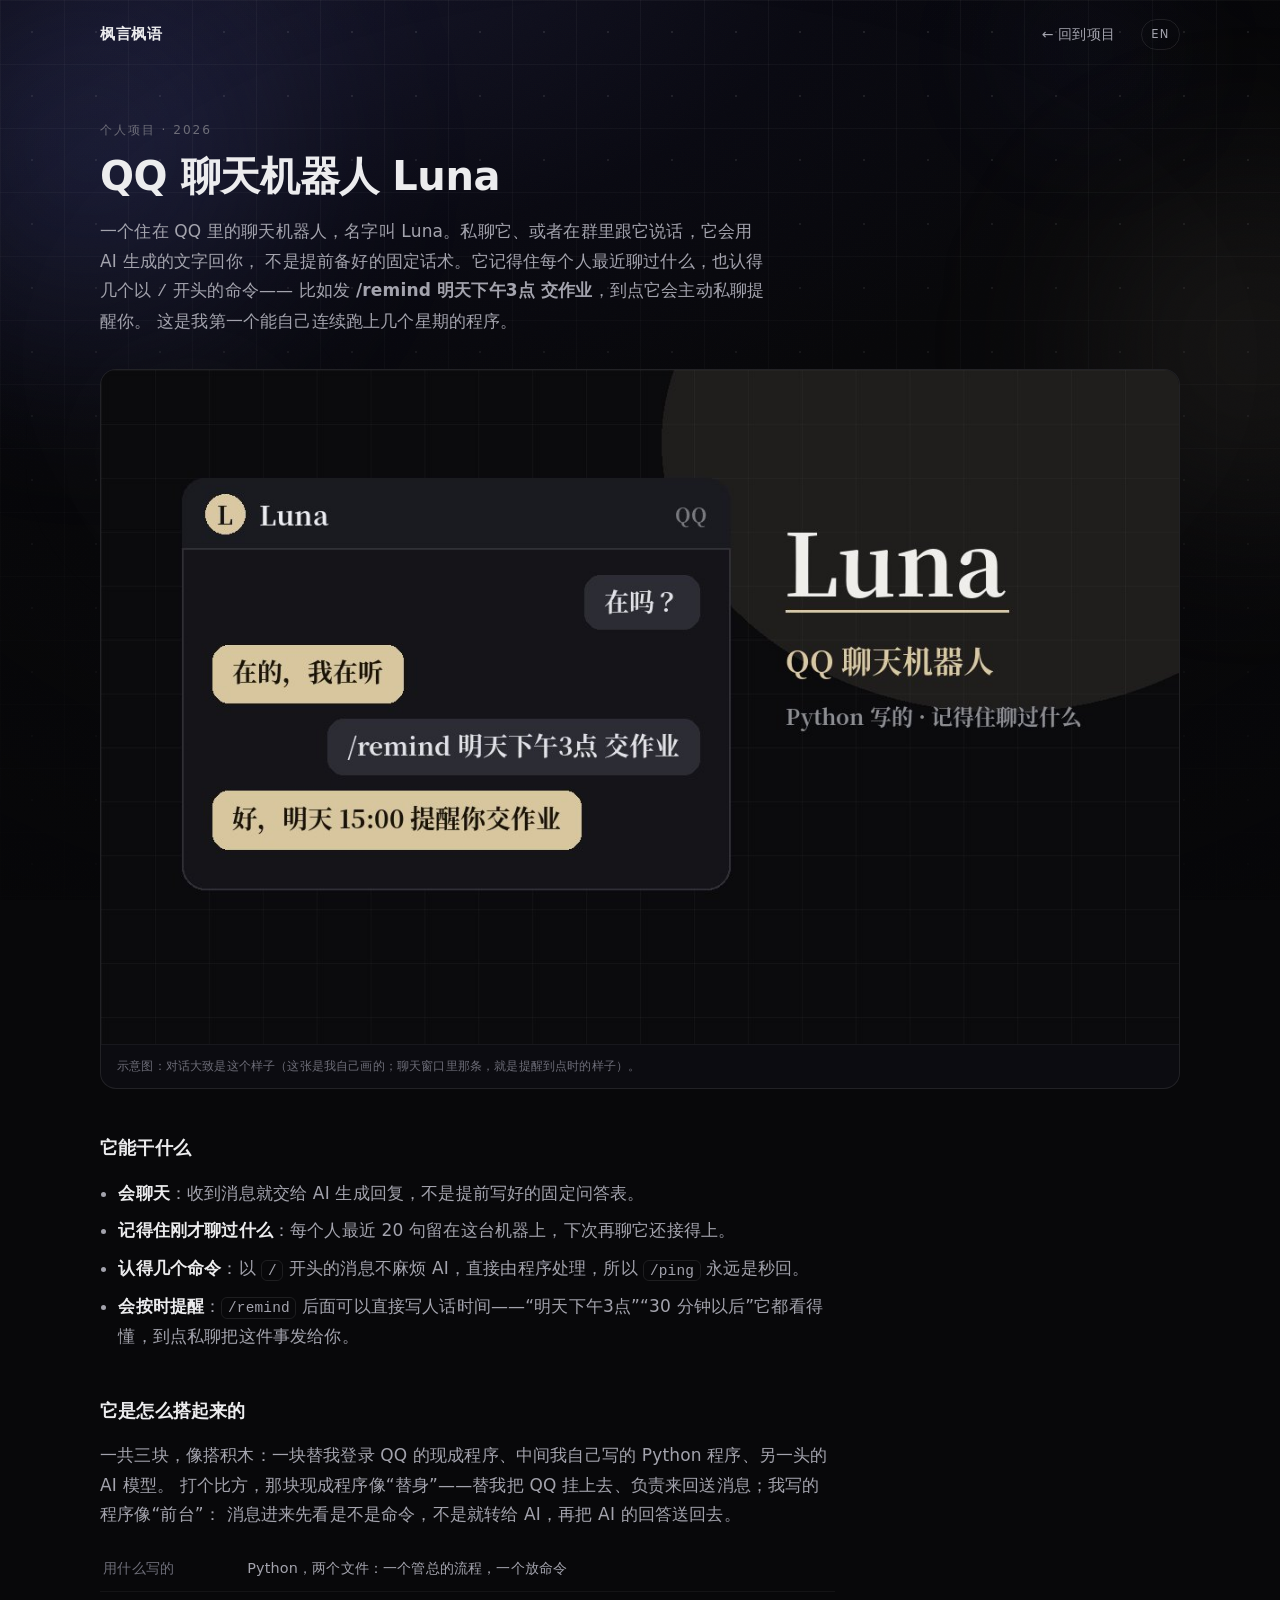
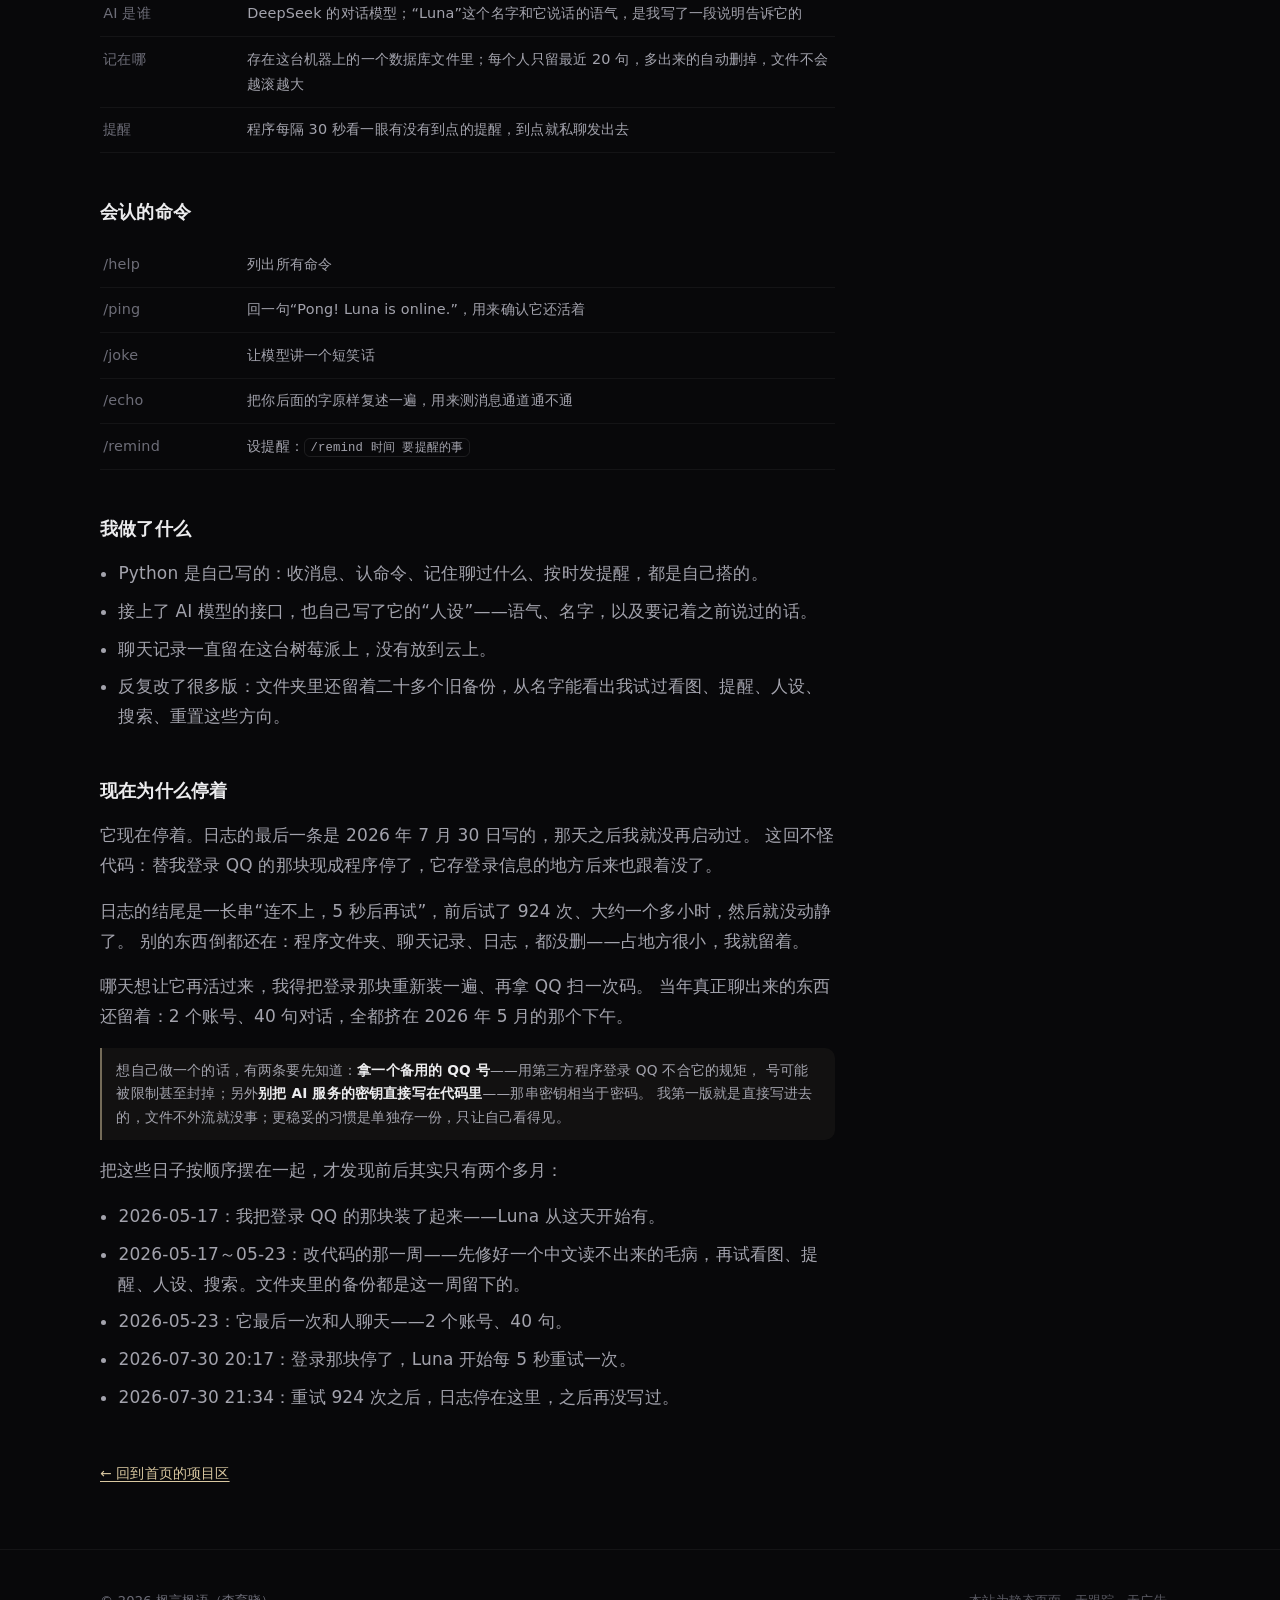
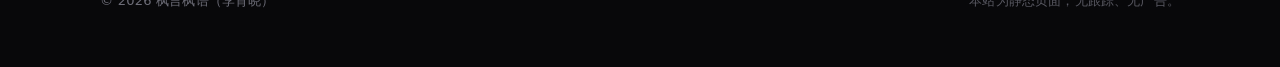
<file: projects/luna.html>
<!DOCTYPE html>
<html lang="zh-CN">
<head>
<meta charset="utf-8">
<meta name="viewport" content="width=device-width, initial-scale=1">
<title data-en="Luna, a QQ chatbot · Feng Yan Feng Yu">QQ 聊天机器人 Luna · 枫言枫语</title>
<meta name="description" content="我用 Python 写的 QQ 机器人：接上 AI 陪聊、记得住最近聊过什么、认 /remind 这类命令。这一页说清它能干什么、是怎么搭起来的，以及现在为什么停着。"
      data-en-content="A QQ chatbot I wrote in Python: it chats through an AI model, remembers recent conversations and understands commands such as /remind. This page explains what it can do, how I put it together and why it is offline now.">
<meta name="theme-color" content="#08080a">
<link rel="icon" href="data:image/svg+xml,%3Csvg xmlns='http://www.w3.org/2000/svg' viewBox='0 0 64 64'%3E%3Crect width='64' height='64' rx='14' fill='%230d0d12'/%3E%3Crect x='12' y='17' width='40' height='26' rx='9' fill='%23ececee'/%3E%3Crect x='19' y='45' width='13' height='8' rx='3' fill='%23d9c8a1'/%3E%3C/svg%3E">
<script>
  document.documentElement.classList.add('js');
  /* 上次选了英文就先把标记打上（文字由 assets/main.js 换），免得版式先闪一下中文的 */
  try {
    if (localStorage.getItem('site-lang') === 'en') document.documentElement.classList.add('lang-en');
  } catch (e) {}
</script>
<link rel="stylesheet" href="../assets/style.css?v=20260926e">
</head>
<body>

<a class="skip" href="#main" data-en="Skip to content">跳到正文</a>

<div class="bg" aria-hidden="true">
  <div class="bg__far" data-depth="0.10">
    <span class="blob blob--1"></span>
    <span class="blob blob--2"></span>
    <span class="blob blob--3"></span>
  </div>
  <div class="bg__mid" data-depth="0.26">
    <span class="glow glow--1"></span>
    <span class="glow glow--2"></span>
  </div>
  <div class="bg__grid"></div>
  <div class="bg__noise"></div>
</div>

<header class="nav" id="nav">
  <div class="wrap nav__inner">
    <a class="nav__brand" href="../index.html">枫言枫语</a>
    <nav class="nav__links" aria-label="页面导航" data-en-aria-label="Page navigation">
      <a href="../index.html#projects" data-en="← Back to projects">← 回到项目</a>
      <button class="nav__lang" id="langBtn" type="button" aria-label="Switch to English">EN</button>
    </nav>
  </div>
</header>

<main class="doc wrap" id="main">
  <p class="doc__meta reveal" data-en="Personal project · 2026">个人项目 · 2026</p>
  <h1 class="doc__title reveal" style="--d:.06s" data-en="Luna, a QQ chatbot">QQ 聊天机器人 Luna</h1>
  <p class="doc__lead reveal" style="--d:.12s"
     data-en-html="A chatbot that lives in QQ. Message it in a private chat or in a group and it answers with AI-generated text. It remembers what each person was just talking about, and it understands a handful of commands that start with <code>/</code> — send <b>/remind tomorrow 3pm hand in homework</b> and it will message you when the time comes. This is the first program I wrote that could keep running on its own for weeks.">
    一个住在 QQ 里的聊天机器人，名字叫 Luna。私聊它、或者在群里跟它说话，它会用 AI 生成的文字回你，
    不是提前备好的固定话术。它记得住每个人最近聊过什么，也认得几个以 <code>/</code> 开头的命令——
    比如发 <b>/remind 明天下午3点 交作业</b>，到点它会主动私聊提醒你。
    这是我第一个能自己连续跑上几个星期的程序。
  </p>

  <figure class="doc__figure reveal" style="--d:.18s">
    <img src="../assets/img/project-luna.jpg" alt="示意图：QQ 聊天窗口里，Luna 在回复消息，并给出一条定时提醒"
         data-en-alt="Illustration: a QQ chat window where Luna replies and confirms a scheduled reminder"
         width="1200" height="750" decoding="async">
    <figcaption data-en="A drawing of how the conversation goes — I drew this one myself (the one in the chat window is what a reminder looks like when it comes due).">
      示意图：对话大致是这个样子（这张是我自己画的；聊天窗口里那条，就是提醒到点时的样子）。
    </figcaption>
  </figure>

  <section class="doc__section reveal">
    <h2 data-en="What it can do">它能干什么</h2>
    <ul>
      <li data-en-html="<b>It chats</b>: every message it receives goes to an AI model, and it replies with what comes back — not a fixed list of answers."><b>会聊天</b>：收到消息就交给 AI 生成回复，不是提前写好的固定问答表。</li>
      <li data-en-html="<b>It remembers what you were saying</b>: the last 20 lines of each person's conversation stay on this machine, so next time it can pick up where you left off."><b>记得住刚才聊过什么</b>：每个人最近 20 句留在这台机器上，下次再聊它还接得上。</li>
      <li data-en-html="<b>It follows a few commands</b>: a message starting with <code>/</code> does not go to the AI; the program handles it itself, so <code>/ping</code> always answers instantly."><b>认得几个命令</b>：以 <code>/</code> 开头的消息不麻烦 AI，直接由程序处理，所以 <code>/ping</code> 永远是秒回。</li>
      <li data-en-html="<b>It keeps time</b>: after <code>/remind</code> you can write the time the way you would say it — “tomorrow 3pm”, “in 30 minutes” and their Chinese equivalents all work — and it will message you when the moment arrives."><b>会按时提醒</b>：<code>/remind</code> 后面可以直接写人话时间——“明天下午3点”“30 分钟以后”它都看得懂，到点私聊把这件事发给你。</li>
    </ul>
  </section>

  <section class="doc__section reveal">
    <h2 data-en="How it is put together">它是怎么搭起来的</h2>
    <p data-en="Three pieces, like building blocks: a ready-made program that logs into QQ for me, my own Python program in the middle, and the AI model at the other end. Think of the ready-made piece as a stand-in — it keeps QQ connected for me and carries the messages back and forth. My program is the front desk: when a message arrives it first checks whether it is a command, passes everything else to the AI, and sends the answer back.">
      一共三块，像搭积木：一块替我登录 QQ 的现成程序、中间我自己写的 Python 程序、另一头的 AI 模型。
      打个比方，那块现成程序像“替身”——替我把 QQ 挂上去、负责来回送消息；我写的程序像“前台”：
      消息进来先看是不是命令，不是就转给 AI，再把 AI 的回答送回去。
    </p>
    <table class="spec">
      <tbody>
        <tr><th data-en="Language">用什么写的</th><td data-en="Python — two files: one runs the whole thing, the other holds the commands">Python，两个文件：一个管总的流程，一个放命令</td></tr>
        <tr><th data-en="The AI">AI 是谁</th><td data-en="DeepSeek's chat model. Its name and the way it talks are something I wrote out and told it">DeepSeek 的对话模型；“Luna”这个名字和它说话的语气，是我写了一段说明告诉它的</td></tr>
        <tr><th data-en="Memory">记在哪</th><td data-en="In a database file on this machine; each person keeps only their last 20 lines, and older ones are deleted automatically so the file does not grow forever">存在这台机器上的一个数据库文件里；每个人只留最近 20 句，多出来的自动删掉，文件不会越滚越大</td></tr>
        <tr><th data-en="Reminders">提醒</th><td data-en="The program looks every 30 seconds to see whether anything is due, and sends it as a private message">程序每隔 30 秒看一眼有没有到点的提醒，到点就私聊发出去</td></tr>
      </tbody>
    </table>
  </section>

  <section class="doc__section reveal">
    <h2 data-en="Commands">会认的命令</h2>
    <table class="spec">
      <tbody>
        <tr><th>/help</th><td data-en="Lists every command">列出所有命令</td></tr>
        <tr><th>/ping</th><td data-en="Answers “Pong! Luna is online.” — the quickest way to check it is alive">回一句“Pong! Luna is online.”，用来确认它还活着</td></tr>
        <tr><th>/joke</th><td data-en="Asks the model for a short joke">让模型讲一个短笑话</td></tr>
        <tr><th>/echo</th><td data-en="Repeats whatever you typed after it — handy for testing whether messages get through">把你后面的字原样复述一遍，用来测消息通道通不通</td></tr>
        <tr><th>/remind</th><td data-en="Sets a reminder: /remind &lt;time&gt; &lt;what&gt;">设提醒：<code>/remind 时间 要提醒的事</code></td></tr>
      </tbody>
    </table>
  </section>

  <section class="doc__section reveal">
    <h2 data-en="What I did">我做了什么</h2>
    <ul>
      <li data-en="I wrote the Python myself: taking in messages, handling commands, remembering what was said and sending reminders.">Python 是自己写的：收消息、认命令、记住聊过什么、按时发提醒，都是自己搭的。</li>
      <li data-en="I connected it to an AI model and wrote the description of who it is — the tone, the name, and the instruction to keep what was said earlier in mind.">接上了 AI 模型的接口，也自己写了它的“人设”——语气、名字，以及要记着之前说过的话。</li>
      <li data-en="The chat history stays on this Raspberry Pi; I did not put it on a cloud service.">聊天记录一直留在这台树莓派上，没有放到云上。</li>
      <li data-en="I kept changing it. The folder still holds more than twenty backup files from those days — their names show the directions I tried: pictures, reminders, personality, search, resetting.">反复改了很多版：文件夹里还留着二十多个旧备份，从名字能看出我试过看图、提醒、人设、搜索、重置这些方向。</li>
    </ul>
  </section>

  <section class="doc__section reveal">
    <h2 data-en="Why it is offline now">现在为什么停着</h2>
    <p data-en="It is offline now. The last line in its log was written on 30 July 2026, and I have not started it since. This time it is not the code: the ready-made piece that logged into QQ stopped, and wherever it kept the login details was cleared away with it.">
      它现在停着。日志的最后一条是 2026 年 7 月 30 日写的，那天之后我就没再启动过。
      这回不怪代码：替我登录 QQ 的那块现成程序停了，它存登录信息的地方后来也跟着没了。
    </p>
    <p data-en="The end of the log is one long run of “cannot connect, retrying in 5 seconds” — 924 attempts over about an hour, and then nothing more. The rest is still here, though: the program folder, the chat history, the log. They take up almost no space, so I left them alone.">
      日志的结尾是一长串“连不上，5 秒后再试”，前后试了 924 次、大约一个多小时，然后就没动静了。
      别的东西倒都还在：程序文件夹、聊天记录、日志，都没删——占地方很小，我就留着。
    </p>
    <p data-en="If I ever want it back, I have to set that piece up again and scan a QR code with a QQ account once more. What it did manage is still saved: 2 accounts and 40 lines of conversation, all crammed into one afternoon in May 2026.">
      哪天想让它再活过来，我得把登录那块重新装一遍、再拿 QQ 扫一次码。
      当年真正聊出来的东西还留着：2 个账号、40 句对话，全都挤在 2026 年 5 月的那个下午。
    </p>
    <p class="note"
       data-en-html="Two things I would tell anyone trying this: <b>use a spare QQ account</b>, because logging in through a third-party program goes against QQ&#39;s rules and the account can be limited or banned; and <b>do not paste the AI service&#39;s key straight into the code</b> — that key is like a password. Mine was written into the file at first; that is fine as long as the file never leaves your machine, but a safer habit is to keep it in a separate file only you can read.">
      想自己做一个的话，有两条要先知道：<b>拿一个备用的 QQ 号</b>——用第三方程序登录 QQ 不合它的规矩，
      号可能被限制甚至封掉；另外<b>别把 AI 服务的密钥直接写在代码里</b>——那串密钥相当于密码。
      我第一版就是直接写进去的，文件不外流就没事；更稳妥的习惯是单独存一份，只让自己看得见。
    </p>
    <p data-en="Laid out in order, the whole thing is short:">
      把这些日子按顺序摆在一起，才发现前后其实只有两个多月：
    </p>
    <ul>
      <li data-en="17 May 2026 — I set up the piece that logs into QQ. Luna starts here.">2026-05-17：我把登录 QQ 的那块装了起来——Luna 从这天开始有。</li>
      <li data-en="17–23 May 2026 — the week I spent editing the code: first fixing a Chinese-text problem, then trying out pictures, reminders, personality and search. The backups in the folder are all from that one week.">2026-05-17～05-23：改代码的那一周——先修好一个中文读不出来的毛病，再试看图、提醒、人设、搜索。文件夹里的备份都是这一周留下的。</li>
      <li data-en="23 May 2026 — the last time it talked to anyone: 2 accounts, 40 lines.">2026-05-23：它最后一次和人聊天——2 个账号、40 句。</li>
      <li data-en="30 July 2026, 20:17 — that piece stops, and Luna begins retrying every 5 seconds.">2026-07-30 20:17：登录那块停了，Luna 开始每 5 秒重试一次。</li>
      <li data-en="30 July 2026, 21:34 — 924 retries later the log stops, and nothing has been written to it since.">2026-07-30 21:34：重试 924 次之后，日志停在这里，之后再没写过。</li>
    </ul>
  </section>

  <p class="doc__foot reveal">
    <a class="doc__link" href="../index.html#projects" data-en="← Back to the projects section">← 回到首页的项目区</a>
  </p>
</main>

<footer class="footer">
  <div class="wrap footer__inner">
    <span>© <span id="year">2026</span> <span data-en="枫言枫语 (Li Yuxiao)">枫言枫语（李育晓）</span></span>
    <span class="footer__dim" data-en="A static page: no tracking, no ads.">本站为静态页面，无跟踪、无广告。</span>
  </div>
</footer>

<script src="../assets/main.js?v=20260926e" defer></script>
</body>
</html>
</file>
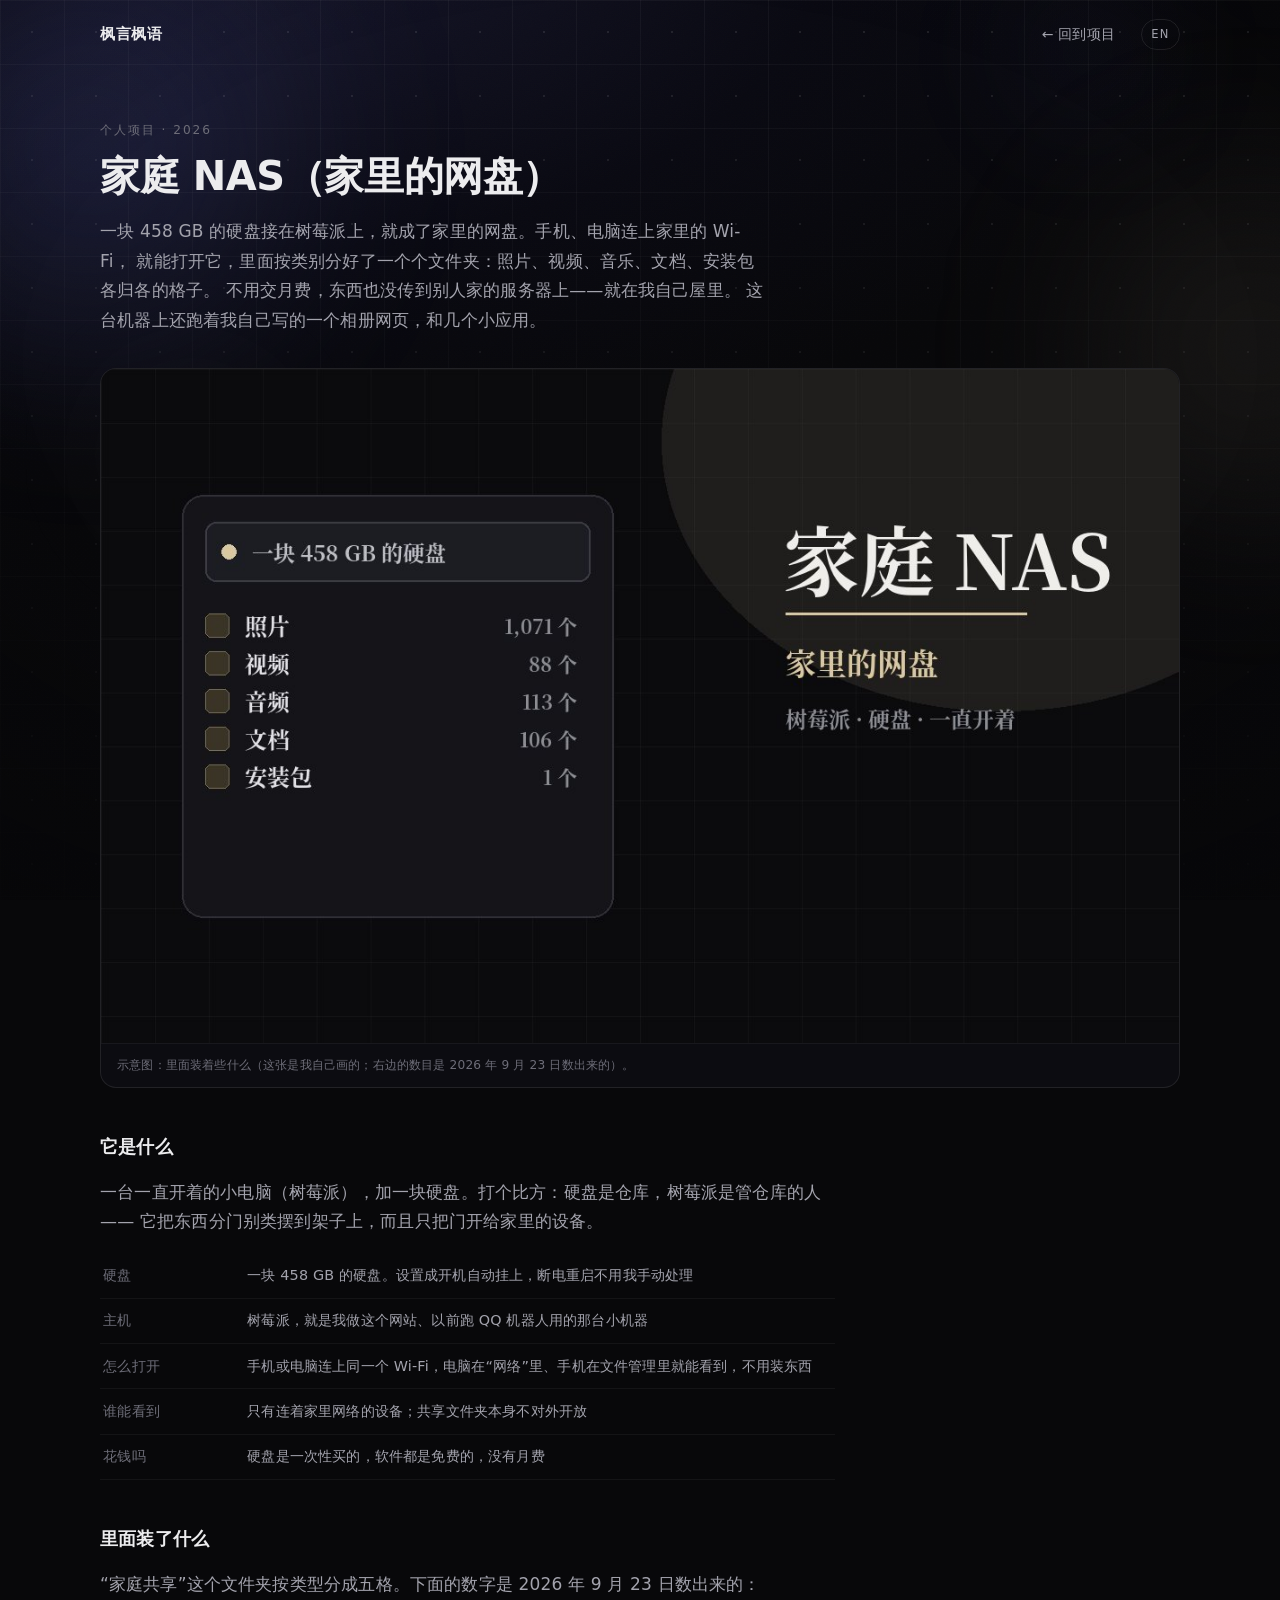
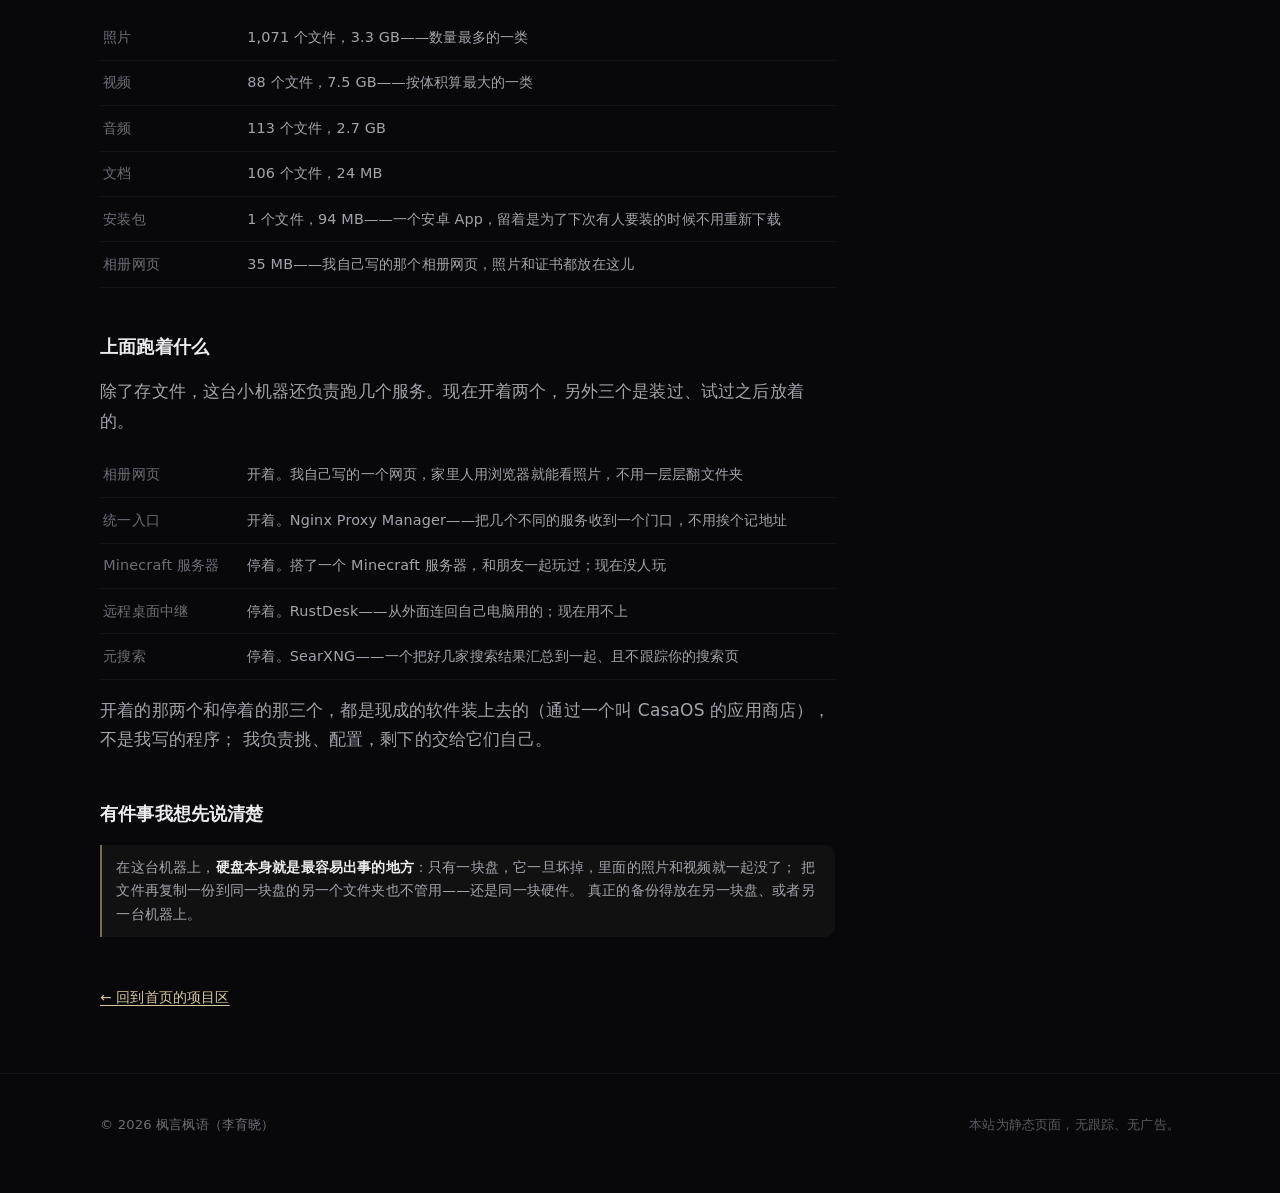
<file: projects/nas.html>
<!DOCTYPE html>
<html lang="zh-CN">
<head>
<meta charset="utf-8">
<meta name="viewport" content="width=device-width, initial-scale=1">
<title data-en="A home NAS · Feng Yan Feng Yu">家庭 NAS（家里的网盘）· 枫言枫语</title>
<meta name="description" content="一块 458 GB 的硬盘接在树莓派上，当家里的网盘用：手机和电脑连上家里的 Wi-Fi 就能打开共享文件夹，照片、视频、音乐、文档各归各的格子。这一页说清它是什么、里面装了什么、上面跑着哪些应用。"
      data-en-content="A 458 GB hard drive attached to a Raspberry Pi, used as the family's own cloud drive: phones and computers on the home Wi-Fi can open the shared folders, where photos, videos, music and documents each have their own place. This page explains what it is, what is stored on it and which apps run on it.">
<meta name="theme-color" content="#08080a">
<link rel="icon" href="data:image/svg+xml,%3Csvg xmlns='http://www.w3.org/2000/svg' viewBox='0 0 64 64'%3E%3Crect width='64' height='64' rx='14' fill='%230d0d12'/%3E%3Crect x='12' y='17' width='40' height='30' rx='7' fill='%23ececee'/%3E%3Ccircle cx='23' cy='32' r='4' fill='%23d9c8a1'/%3E%3Crect x='33' y='29' width='13' height='6' rx='3' fill='%230d0d12'/%3E%3C/svg%3E">
<script>
  document.documentElement.classList.add('js');
  /* 上次选了英文就先把标记打上（文字由 assets/main.js 换），免得版式先闪一下中文的 */
  try {
    if (localStorage.getItem('site-lang') === 'en') document.documentElement.classList.add('lang-en');
  } catch (e) {}
</script>
<link rel="stylesheet" href="../assets/style.css?v=20260926e">
</head>
<body>

<a class="skip" href="#main" data-en="Skip to content">跳到正文</a>

<div class="bg" aria-hidden="true">
  <div class="bg__far" data-depth="0.10">
    <span class="blob blob--1"></span>
    <span class="blob blob--2"></span>
    <span class="blob blob--3"></span>
  </div>
  <div class="bg__mid" data-depth="0.26">
    <span class="glow glow--1"></span>
    <span class="glow glow--2"></span>
  </div>
  <div class="bg__grid"></div>
  <div class="bg__noise"></div>
</div>

<header class="nav" id="nav">
  <div class="wrap nav__inner">
    <a class="nav__brand" href="../index.html">枫言枫语</a>
    <nav class="nav__links" aria-label="页面导航" data-en-aria-label="Page navigation">
      <a href="../index.html#projects" data-en="← Back to projects">← 回到项目</a>
      <button class="nav__lang" id="langBtn" type="button" aria-label="Switch to English">EN</button>
    </nav>
  </div>
</header>

<main class="doc wrap" id="main">
  <p class="doc__meta reveal" data-en="Personal project · 2026">个人项目 · 2026</p>
  <h1 class="doc__title reveal" style="--d:.06s" data-en="A home NAS">家庭 NAS（家里的网盘）</h1>
  <p class="doc__lead reveal" style="--d:.12s"
     data-en-html="A 458 GB hard drive plugged into a Raspberry Pi, turned into the family's own cloud drive. Any phone or computer on the home Wi-Fi can open it and see the shared folders — photos, videos, music, documents and installers, each in its own place. There are no monthly fees and nothing is uploaded to anyone else's server; the files sit in my own room. The machine also runs a photo album page I wrote myself, plus a few small apps.">
    一块 458 GB 的硬盘接在树莓派上，就成了家里的网盘。手机、电脑连上家里的 Wi-Fi，
    就能打开它，里面按类别分好了一个个文件夹：照片、视频、音乐、文档、安装包各归各的格子。
    不用交月费，东西也没传到别人家的服务器上——就在我自己屋里。
    这台机器上还跑着我自己写的一个相册网页，和几个小应用。
  </p>

  <figure class="doc__figure reveal" style="--d:.18s">
    <img src="../assets/img/project-nas.jpg" alt="示意图：一块标着 458 GB 的硬盘，下面按类别列着照片 1071 个、视频 88 个、音频 113 个、文档 106 个、安装包 1 个"
         data-en-alt="Illustration: a 458 GB hard drive with a list of folders under it — 1,071 photos, 88 videos, 113 audio files, 106 documents and 1 installer"
         width="1200" height="750" decoding="async">
    <figcaption data-en="A drawing of what is on it — I drew this one myself. The numbers are what I counted on 23 September 2026.">
      示意图：里面装着些什么（这张是我自己画的；右边的数目是 2026 年 9 月 23 日数出来的）。
    </figcaption>
  </figure>

  <section class="doc__section reveal">
    <h2 data-en="What it is">它是什么</h2>
    <p data-en="A small computer that stays on day and night, plus a hard drive. Think of the drive as a warehouse and the Raspberry Pi as the person who runs it: it sorts everything into labelled shelves, and only opens the door to devices inside the home network.">
      一台一直开着的小电脑（树莓派），加一块硬盘。打个比方：硬盘是仓库，树莓派是管仓库的人——
      它把东西分门别类摆到架子上，而且只把门开给家里的设备。
    </p>
    <table class="spec">
      <tbody>
        <tr><th data-en="The disk">硬盘</th><td data-en="One 458 GB hard drive. It is set to mount itself at startup, so a power cut does not need me to do anything by hand">一块 458 GB 的硬盘。设置成开机自动挂上，断电重启不用我手动处理</td></tr>
        <tr><th data-en="The machine">主机</th><td data-en="The Raspberry Pi — the same little machine I write this site on and where the QQ bot used to run">树莓派，就是我做这个网站、以前跑 QQ 机器人用的那台小机器</td></tr>
        <tr><th data-en="How to open it">怎么打开</th><td data-en="A phone or computer on the same Wi-Fi: on a computer it shows up under “Network”, on a phone in the file manager. Nothing to install">手机或电脑连上同一个 Wi-Fi，电脑在“网络”里、手机在文件管理里就能看到，不用装东西</td></tr>
        <tr><th data-en="Reach">谁能看到</th><td data-en="Only devices on the home network. The shared folders themselves are not open to the internet">只有连着家里网络的设备；共享文件夹本身不对外开放</td></tr>
        <tr><th data-en="Cost">花钱吗</th><td data-en="The drive was a one-off purchase; the software is all free. No subscription">硬盘是一次性买的，软件都是免费的，没有月费</td></tr>
      </tbody>
    </table>
  </section>

  <section class="doc__section reveal">
    <h2 data-en="What is on it">里面装了什么</h2>
    <p data-en="The family share is sorted into five folders. These are the counts I took on 23 September 2026:">
      “家庭共享”这个文件夹按类型分成五格。下面的数字是 2026 年 9 月 23 日数出来的：
    </p>
    <table class="spec">
      <tbody>
        <tr><th data-en="Photos">照片</th><td data-en="1,071 files, 3.3 GB — the biggest collection by count">1,071 个文件，3.3 GB——数量最多的一类</td></tr>
        <tr><th data-en="Videos">视频</th><td data-en="88 files, 7.5 GB — the biggest by size">88 个文件，7.5 GB——按体积算最大的一类</td></tr>
        <tr><th data-en="Audio">音频</th><td data-en="113 files, 2.7 GB">113 个文件，2.7 GB</td></tr>
        <tr><th data-en="Documents">文档</th><td data-en="106 files, 24 MB">106 个文件，24 MB</td></tr>
        <tr><th data-en="Installers">安装包</th><td data-en="1 file, 94 MB — an Android app, kept so it can be handed out again without downloading">1 个文件，94 MB——一个安卓 App，留着是为了下次有人要装的时候不用重新下载</td></tr>
        <tr><th data-en="Photo album">相册网页</th><td data-en="35 MB — the album page I wrote myself, with its own photos and certificate">35 MB——我自己写的那个相册网页，照片和证书都放在这儿</td></tr>
      </tbody>
    </table>
  </section>

  <section class="doc__section reveal">
    <h2 data-en="What runs on it">上面跑着什么</h2>
    <p data-en="Beyond storing files, the little machine also runs services. Two are on; the other three I installed, tried, and then left switched off.">
      除了存文件，这台小机器还负责跑几个服务。现在开着两个，另外三个是装过、试过之后放着的。
    </p>
    <table class="spec">
      <tbody>
        <tr><th data-en="Photo album">相册网页</th><td data-en="On. A page I wrote myself, so the family can look at photos in a browser instead of hunting through folders">开着。我自己写的一个网页，家里人用浏览器就能看照片，不用一层层翻文件夹</td></tr>
        <tr><th data-en="Proxy manager">统一入口</th><td data-en="On. Nginx Proxy Manager — it gathers the different services behind one door, so I do not have to remember a separate address for each">开着。Nginx Proxy Manager——把几个不同的服务收到一个门口，不用挨个记地址</td></tr>
        <tr><th data-en="Minecraft">Minecraft 服务器</th><td data-en="Off. I set up a Minecraft server to play with friends; nobody plays at the moment">停着。搭了一个 Minecraft 服务器，和朋友一起玩过；现在没人玩</td></tr>
        <tr><th data-en="Remote desktop">远程桌面中继</th><td data-en="Off. RustDesk — so I could reach my own computer from outside. Not needed right now">停着。RustDesk——从外面连回自己电脑用的；现在用不上</td></tr>
        <tr><th data-en="Search">元搜索</th><td data-en="Off. SearXNG — a search page that gathers results from several search engines at once, without tracking">停着。SearXNG——一个把好几家搜索结果汇总到一起、且不跟踪你的搜索页</td></tr>
      </tbody>
    </table>
    <p data-en="The two that are on and the three that are off were all installed as ready-made pieces (through CasaOS), not written by me — I picked them, configured them and left the rest alone.">
      开着的那两个和停着的那三个，都是现成的软件装上去的（通过一个叫 CasaOS 的应用商店），不是我写的程序；
      我负责挑、配置，剩下的交给它们自己。
    </p>
  </section>

  <section class="doc__section reveal">
    <h2 data-en="One thing worth knowing first">有件事我想先说清楚</h2>
    <p class="note"
       data-en-html="<b>A NAS is not a backup.</b> There is only one drive here, so if it fails, every photo and video on it goes with it — and copying files into a second folder on the same drive does not help, because it is still the same piece of hardware. A real backup needs to sit on a different drive or a different machine.">
      在这台机器上，<b>硬盘本身就是最容易出事的地方</b>：只有一块盘，它一旦坏掉，里面的照片和视频就一起没了；
      把文件再复制一份到同一块盘的另一个文件夹也不管用——还是同一块硬件。
      真正的备份得放在另一块盘、或者另一台机器上。
    </p>
  </section>

  <p class="doc__foot reveal">
    <a class="doc__link" href="../index.html#projects" data-en="← Back to the projects section">← 回到首页的项目区</a>
  </p>
</main>

<footer class="footer">
  <div class="wrap footer__inner">
    <span>© <span id="year">2026</span> <span data-en="枫言枫语 (Li Yuxiao)">枫言枫语（李育晓）</span></span>
    <span class="footer__dim" data-en="A static page: no tracking, no ads.">本站为静态页面，无跟踪、无广告。</span>
  </div>
</footer>

<script src="../assets/main.js?v=20260926e" defer></script>
</body>
</html>
</file>
<file: assets/style.css>
/* ==========================================================================
   个人主页样式
   风格：深色底 + 景深（多层背景）+ 大字排版 + 克制的滚动动效
   设计约束：不加载外部字体、不加载外部库，全部离线可用
   ========================================================================== */

:root {
  --bg:        #08080a;
  --bg-soft:   #0e0e13;
  --fg:        #ececee;
  --fg-dim:    #a3a3ad;
  --fg-mute:   #6d6d78;
  --line:      rgba(255, 255, 255, .09);
  --line-soft: rgba(255, 255, 255, .05);
  --accent:    #d9c8a1;          /* 香槟金：只用于小细节，不刷满 */
  --accent-2:  #7c88ff;          /* 冷光：背景光斑用 */
  --max:       1080px;
  --ease:      cubic-bezier(.22, .61, .36, 1);   /* 全站统一缓动曲线 */
  --dur:       .9s;
  --font: "PingFang SC", "Hiragino Sans GB", "Microsoft YaHei",
          system-ui, -apple-system, "Segoe UI", "Noto Sans CJK SC", sans-serif;
}

*, *::before, *::after { box-sizing: border-box; }

html {
  scroll-behavior: smooth;
  -webkit-text-size-adjust: 100%;
}

body {
  margin: 0;
  background: var(--bg);
  color: var(--fg);
  font-family: var(--font);
  font-size: 17px;
  line-height: 1.75;
  letter-spacing: .01em;
  overflow-x: hidden;
  -webkit-font-smoothing: antialiased;
}

img, svg { max-width: 100%; display: block; }

a { color: inherit; text-decoration: none; }

::selection { background: rgba(217, 200, 161, .28); }

.wrap {
  width: min(100% - 3rem, var(--max));
  margin-inline: auto;
}

.skip {
  position: absolute; left: -9999px; top: 0;
  padding: .6rem 1rem; background: var(--fg); color: var(--bg); z-index: 100;
}
.skip:focus { left: 1rem; top: 1rem; }

:focus-visible {
  outline: 2px solid var(--accent);
  outline-offset: 3px;
  border-radius: 4px;
}

/* --------------------------------------------------------------------------
   背景：三层景深
   far  = 最远的大光斑（几乎看不清，最慢）
   mid  = 中景光晕（慢慢飘）
   grid/noise = 最上层的质感，静止
   光的来向在左上角（.bg 的 radial-gradient），四周另压一层暗角（.bg::after），
   让视线收进页面中间；整块背景是 fixed 的，滚动时不动，不会拖慢翻页。
   -------------------------------------------------------------------------- */
.bg {
  position: fixed;
  inset: 0;
  z-index: 0;
  pointer-events: none;
  overflow: hidden;
  background:
    radial-gradient(115% 85% at 18% -6%, #16162a 0%, #0a0a12 40%, var(--bg) 68%),
    var(--bg);
}

.bg__far, .bg__mid {
  position: absolute;
  inset: -20% -10%;
  will-change: transform;
}

.blob {
  position: absolute;
  border-radius: 50%;
  filter: blur(90px);
  opacity: .5;
}
.blob--1 {
  width: 46vw; height: 46vw; left: -6vw; top: 4vh;
  background: radial-gradient(circle, rgba(124, 136, 255, .38), transparent 68%);
  animation: drift-a 46s ease-in-out infinite alternate;
}
.blob--2 {
  width: 40vw; height: 40vw; right: -8vw; top: 30vh;
  background: radial-gradient(circle, rgba(217, 200, 161, .22), transparent 68%);
  animation: drift-b 58s ease-in-out infinite alternate;
}
.blob--3 {
  width: 52vw; height: 52vw; left: 22vw; bottom: -22vh;
  background: radial-gradient(circle, rgba(86, 70, 150, .34), transparent 70%);
  opacity: .36;
  animation: drift-c 64s ease-in-out infinite alternate;
}

.glow {
  position: absolute;
  border-radius: 50%;
  filter: blur(60px);
  opacity: .35;
}
.glow--1 {
  width: 26vw; height: 26vw; left: 12vw; top: 52vh;
  background: radial-gradient(circle, rgba(255, 255, 255, .10), transparent 70%);
}
.glow--2 {
  width: 22vw; height: 22vw; right: 14vw; top: 10vh;
  background: radial-gradient(circle, rgba(124, 136, 255, .18), transparent 70%);
}

@keyframes drift-a {
  from { transform: translate3d(0, 0, 0) scale(1); }
  to   { transform: translate3d(5vw, 6vh, 0) scale(1.12); }
}
@keyframes drift-b {
  from { transform: translate3d(0, 0, 0) scale(1.06); }
  to   { transform: translate3d(-6vw, -5vh, 0) scale(1); }
}
@keyframes drift-c {
  from { transform: translate3d(0, 0, 0) scale(1); }
  to   { transform: translate3d(-4vw, -7vh, 0) scale(1.1); }
}

/* 细网格 + 点阵（2026-09-26 改）：
   原来是一张很淡的网，只盖住首屏上方，往下滚就是一大片空黑，看着平。
   现在改成 64 像素一格的细线，线交叉处点一个小点，一路铺到页面底部；
   再用"自上而下由亮到暗"的遮罩收一收，越往下越淡，不跟正文抢注意力。
   这一层是静止的背景图，不参与任何动画。 */
.bg__grid {
  position: absolute;
  inset: 0;
  background-image:
    linear-gradient(to right, rgba(255, 255, 255, .055) 1px, transparent 1px),
    linear-gradient(to bottom, rgba(255, 255, 255, .055) 1px, transparent 1px),
    radial-gradient(circle, rgba(255, 255, 255, .13) 1px, transparent 1.4px);
  background-size: 64px 64px;
  mask-image: linear-gradient(180deg, #000 0%, rgba(0, 0, 0, .45) 55%, rgba(0, 0, 0, .18) 100%);
  -webkit-mask-image: linear-gradient(180deg, #000 0%, rgba(0, 0, 0, .45) 55%, rgba(0, 0, 0, .18) 100%);
  opacity: .75;
}

/* 颗粒质感：让大面积深色不至于"死黑"，也顺手打散渐变的色带（深色渐变最容易
   出现一圈圈色带，看着就廉价）。
   2026-09-26：透明度 .035 → .07、混合方式 overlay → soft-light——原来太淡，等于没有。 */
.bg__noise {
  position: absolute;
  inset: 0;
  background-image: url("data:image/svg+xml,%3Csvg xmlns='http://www.w3.org/2000/svg' width='160' height='160'%3E%3Cfilter id='n'%3E%3CfeTurbulence type='fractalNoise' baseFrequency='.85' numOctaves='3'/%3E%3C/filter%3E%3Crect width='100%25' height='100%25' filter='url(%23n)'/%3E%3C/svg%3E");
  opacity: .07;
  mix-blend-mode: soft-light;
}

/* 暗角：四周压暗、中间留亮，画面立刻有了"打光"的纵深，不再是一块平的深色。
   它盖在网格和颗粒上面（::after 画在子元素之后），用来收边。 */
.bg::after {
  content: "";
  position: absolute;
  inset: 0;
  background: radial-gradient(120% 100% at 50% 40%, transparent 40%, rgba(4, 4, 6, .6) 100%);
}

/* --------------------------------------------------------------------------
   跟随光标的"手电筒"：光标附近的网格线和小点会亮起来（2026-09-26 改）

   做法：在背景网格之上，再铺一层**一模一样的网格**（只是线和点更亮），
   然后用一个跟着光标跑的圆形遮罩把它挡起来——只有遮罩圈里的那部分露得出来。
   相当于"同一张网格印了两遍，一遍压暗、一遍提亮，提亮那遍用手电筒照"。

   三个必须注意的细节：
   1. 格子大小和起点要和 .bg__grid 完全一致（64px，都从视口左上角算），
      不然两层网格会错开几个像素，看着就是"重影"，比不加还难看
   2. 遮罩的边要分三四段淡出：只写"实心 → 透明"两段，会看出一圈生硬的圆边
   3. 位置从 --mx / --my 两个变量来，由 main.js 每帧更新（她会比光标慢一点点）
   -------------------------------------------------------------------------- */
.spotlight {
  position: fixed;
  inset: 0;
  z-index: 1;
  pointer-events: none;
  opacity: 0;
  transition: opacity .5s var(--ease);
  background-image:
    linear-gradient(to right, rgba(255, 255, 255, .22) 1px, transparent 1px),
    linear-gradient(to bottom, rgba(255, 255, 255, .22) 1px, transparent 1px),
    radial-gradient(circle, rgba(255, 255, 255, .45) 1.1px, transparent 1.6px);
  background-size: 64px 64px;
  mask-image: radial-gradient(
    340px circle at var(--mx, 50%) var(--my, 20%),
    #000 0%, rgba(0, 0, 0, .55) 38%, rgba(0, 0, 0, .18) 62%, transparent 78%
  );
  -webkit-mask-image: radial-gradient(
    340px circle at var(--mx, 50%) var(--my, 20%),
    #000 0%, rgba(0, 0, 0, .55) 38%, rgba(0, 0, 0, .18) 62%, transparent 78%
  );
}
.spotlight.is-on { opacity: 1; }

/* --------------------------------------------------------------------------
   点击时的"水波"：从点击的地方扩散出一圈，环扫过的网格亮一下（2026-09-26 加）

   和 .spotlight 用的是**同一张网格**，区别只在遮罩的形状：
   那边是一个跟着光标跑的圆，这边是一圈不断变大的环。
   环的圆心和半径由 main.js 每帧写进 --rx / --ry / --r 三个变量。

   两个坑：
   1. 半径 r 一开始是 0，而环的内边是 r-120 —— 写成 calc() 会算出负数，
      负长度的渐变是"非法值"，整条遮罩会失效，结果是整屏网格全亮。所以外面必须套 max(0px, …)
   2. 透明度由 main.js 每帧写（快速亮起、慢慢淡掉），这里只给一个静止时的 0
   -------------------------------------------------------------------------- */
.ripple {
  position: fixed;
  inset: 0;
  z-index: 1;
  pointer-events: none;
  opacity: 0;
  background-image:
    linear-gradient(to right, rgba(255, 255, 255, .22) 1px, transparent 1px),
    linear-gradient(to bottom, rgba(255, 255, 255, .22) 1px, transparent 1px),
    radial-gradient(circle, rgba(255, 255, 255, .45) 1.1px, transparent 1.6px);
  background-size: 64px 64px;
  mask-image: radial-gradient(circle at var(--rx, 50%) var(--ry, 50%),
    transparent max(0px, calc(var(--r, 0px) - 120px)),
    rgba(0, 0, 0, .5) max(0px, calc(var(--r, 0px) - 55px)),
    #000 var(--r, 0px),
    rgba(0, 0, 0, .5) calc(var(--r, 0px) + 55px),
    transparent calc(var(--r, 0px) + 120px));
  -webkit-mask-image: radial-gradient(circle at var(--rx, 50%) var(--ry, 50%),
    transparent max(0px, calc(var(--r, 0px) - 120px)),
    rgba(0, 0, 0, .5) max(0px, calc(var(--r, 0px) - 55px)),
    #000 var(--r, 0px),
    rgba(0, 0, 0, .5) calc(var(--r, 0px) + 55px),
    transparent calc(var(--r, 0px) + 120px));
}

/* --------------------------------------------------------------------------
   导航
   -------------------------------------------------------------------------- */
.nav {
  position: fixed;
  top: 0; left: 0; right: 0;
  z-index: 10;
  border-bottom: 1px solid transparent;
  transition: background-color .5s var(--ease), border-color .5s var(--ease),
              backdrop-filter .5s var(--ease);
}
.nav.is-scrolled {
  background: rgba(8, 8, 10, .62);
  backdrop-filter: blur(14px) saturate(140%);
  -webkit-backdrop-filter: blur(14px) saturate(140%);
  border-bottom-color: var(--line-soft);
}
.nav__inner {
  display: flex;
  align-items: center;
  justify-content: space-between;
  height: 68px;
  gap: 1rem;
}
.nav__brand {
  font-weight: 650;
  letter-spacing: .04em;
  font-size: .95rem;
}
.nav__links {
  display: flex;
  gap: 1.6rem;
  font-size: .88rem;
  color: var(--fg-dim);
}
.nav__links a {
  position: relative;
  padding-block: .2rem;
  transition: color .35s var(--ease);
}
.nav__links a::after {
  content: "";
  position: absolute;
  left: 0; right: 0; bottom: 0;
  height: 1px;
  background: var(--accent);
  transform: scaleX(0);
  transform-origin: left;
  transition: transform .45s var(--ease);
}
.nav__links a:hover { color: var(--fg); }
.nav__links a:hover::after { transform: scaleX(1); }

/* 语言按钮：中文界面显示「EN」、英文界面显示「中」（字由 assets/main.js 写）。
   做成一枚小胶囊，和导航文字同一个色系，鼠标移上去才亮起来 */
.nav__lang {
  font: inherit;
  font-size: .72rem;
  line-height: 1.6;
  letter-spacing: .1em;
  padding: .12rem .6rem;
  color: var(--fg-dim);
  background: transparent;
  border: 1px solid var(--line);
  border-radius: 999px;
  cursor: pointer;
  transition: color .35s var(--ease), border-color .35s var(--ease),
              background-color .35s var(--ease);
}
.nav__lang:hover {
  color: var(--accent);
  border-color: rgba(217, 200, 161, .55);
  background: rgba(217, 200, 161, .07);
}

/* --------------------------------------------------------------------------
   首屏
   -------------------------------------------------------------------------- */
main { position: relative; z-index: 2; }

.hero {
  min-height: 100svh;
  display: flex;
  align-items: center;
  padding: 7rem 0 5rem;
}

.hero__eyebrow {
  margin: 0 0 1.6rem;
  font-size: .8rem;
  letter-spacing: .28em;
  text-transform: uppercase;
  color: var(--fg-mute);
}

.hero__name {
  margin: 0;
  font-size: clamp(3.4rem, 13.5vw, 9.6rem);
  font-weight: 800;
  line-height: .92;
  letter-spacing: -.045em;
}
.line { display: block; overflow: hidden; }
.line__in {
  display: block;
  background: linear-gradient(180deg, #ffffff 12%, #b9b9c4 96%);
  -webkit-background-clip: text;
  background-clip: text;
  color: transparent;
}

.hero__typed {
  margin: 1.4rem 0 0;
  font-size: clamp(.95rem, 1.6vw, 1.05rem);
  color: var(--fg-mute);
  min-height: 1.9em;
}
.hero__typed-text { color: var(--accent); }
.caret {
  display: inline-block;
  color: var(--accent);
  animation: blink 1.1s steps(1) infinite;
}
@keyframes blink { 50% { opacity: 0; } }

.hero__cta {
  display: flex;
  flex-wrap: wrap;
  gap: .9rem;
  margin-top: 2.6rem;
}

.btn {
  display: inline-flex;
  align-items: center;
  gap: .5rem;
  padding: .78rem 1.5rem;
  border: 1px solid var(--line);
  border-radius: 999px;
  background: rgba(255, 255, 255, .02);
  color: var(--fg);
  font: inherit;
  font-size: .92rem;
  cursor: pointer;
  transition: transform .45s var(--ease), border-color .45s var(--ease),
              background-color .45s var(--ease), color .45s var(--ease);
}
.btn:hover {
  transform: translateY(-2px);
  border-color: rgba(217, 200, 161, .45);
  background: rgba(255, 255, 255, .05);
}
.btn--primary {
  background: var(--fg);
  color: #0a0a0c;
  border-color: transparent;
  font-weight: 600;
}
.btn--primary:hover { background: #fff; }

.hero__scroll {
  display: flex;
  align-items: center;
  gap: .8rem;
  margin-top: 4.5rem;
  font-size: .76rem;
  letter-spacing: .22em;
  text-transform: uppercase;
  color: var(--fg-mute);
}
.hero__scroll-line {
  width: 68px;
  height: 1px;
  background: linear-gradient(90deg, var(--fg-mute), transparent);
  animation: sweep 3.4s var(--ease) infinite;
  transform-origin: left;
}
@keyframes sweep {
  0%, 100% { transform: scaleX(.35); opacity: .5; }
  50%      { transform: scaleX(1);   opacity: 1; }
}

/* --------------------------------------------------------------------------
   内容区块
   -------------------------------------------------------------------------- */
.section {
  padding: clamp(5rem, 12vw, 9rem) 0;
  border-top: 1px solid var(--line-soft);
}
.section__index {
  margin: 0 0 .6rem;
  font-size: .78rem;
  letter-spacing: .3em;
  color: var(--accent);
  opacity: .75;
}
.section__title {
  margin: 0 0 2.4rem;
  font-size: clamp(1.9rem, 4.6vw, 3.1rem);
  font-weight: 700;
  letter-spacing: -.025em;
  line-height: 1.1;
}
/* 正文保持 62ch 的舒适阅读宽度，作品区的卡片想铺满整栏 */
.section__body { max-width: 62ch; }
#projects .section__body { max-width: 100%; }

.lead {
  font-size: clamp(1.05rem, 1.9vw, 1.28rem);
  color: var(--fg);
  line-height: 1.7;
}
.section__body p { color: var(--fg-dim); }
.hint {
  margin-top: 1.8rem;
  padding-left: 1rem;
  border-left: 2px solid var(--line);
  font-size: .88rem;
  color: var(--fg-mute);
}

.skills { margin: 0; }
.skills__group {
  display: grid;
  grid-template-columns: 8rem 1fr;
  gap: 1rem;
  padding: 1.05rem 0;
  border-top: 1px solid var(--line-soft);
}
.skills__group:last-child { border-bottom: 1px solid var(--line-soft); }
.skills dt { color: var(--fg-mute); font-size: .88rem; letter-spacing: .08em; }
.skills dd { margin: 0; display: flex; flex-wrap: wrap; gap: .5rem; }

.tag {
  display: inline-block;
  padding: .3rem .8rem;
  border: 1px solid var(--line);
  border-radius: 999px;
  font-size: .84rem;
  color: var(--fg-dim);
  background: rgba(255, 255, 255, .02);
  transition: color .4s var(--ease), border-color .4s var(--ease);
}
.tag:hover { color: var(--fg); border-color: rgba(217, 200, 161, .4); }
.tag--sm { font-size: .76rem; padding: .22rem .65rem; }

/* 作品卡片：图在上、字在下；鼠标移上去轻轻浮起 */
.cards {
  display: grid;
  grid-template-columns: repeat(auto-fit, minmax(min(100%, 260px), 1fr));
  gap: 1.1rem;
}
/* 宽屏固定三列：这样"横跨整行"的那张卡片才知道自己占几格
   （用 auto-fit 的话列数是自动算的，横跨整行的卡片会把同一行挤歪） */
@media (min-width: 1000px) {
  .cards { grid-template-columns: repeat(3, 1fr); }
}
.card {
  position: relative;
  display: flex;
  flex-direction: column;
  padding: 0;
  overflow: hidden;
  border: 1px solid var(--line);
  border-radius: 16px;
  background: linear-gradient(180deg, rgba(255, 255, 255, .04), rgba(255, 255, 255, .012));
  transition: transform .6s var(--ease), border-color .6s var(--ease),
              box-shadow .6s var(--ease);
}
.card:hover {
  transform: translateY(-7px);
  border-color: rgba(217, 200, 161, .38);
  box-shadow: 0 30px 70px -40px rgba(0, 0, 0, .95),
              0 0 0 1px rgba(217, 200, 161, .06) inset;
}

/* 卡片配图：统一 16:10，三张卡片高矮一致。
   底色是给"图还没下载完"那一刻准备的，避免页面先空一块再弹开 */
.card__media {
  aspect-ratio: 16 / 10;
  overflow: hidden;
  background: #0c0c11;
  border-bottom: 1px solid var(--line);
}
.card__media img {
  display: block;
  width: 100%;
  height: 100%;
  object-fit: cover;
  transition: transform .8s var(--ease);
}
.card:hover .card__media img { transform: scale(1.03); }
/* 整行大卡片：图在左、字在右。手机上还是一列（图在上、字在下），
   因为窄屏左右分栏会把字挤成一条线 */
.card--wide { grid-column: 1 / -1; }
/* 大卡片配图是正方形：手机上图在上（正方形），电脑上图在左（高度跟着文字走），
   两种情况下裁掉的都很少 */
.card--wide .card__media { aspect-ratio: 1 / 1; }
@media (min-width: 761px) {
  .card--wide { flex-direction: row; }
  .card--wide .card__media {
    flex: 0 0 42%;
    width: 42%;
    aspect-ratio: auto;          /* 高度交给右边的文字决定，图跟着拉伸铺满 */
    border-bottom: 0;
    border-right: 1px solid var(--line);
  }
  .card--wide .card__body { padding: 1.6rem 1.8rem 1.7rem; }
}
/* 老浏览器不认识 aspect-ratio 时，用 padding 撑出同样的高度 */
@supports not (aspect-ratio: 16 / 10) {
  .card__media { height: 0; padding-bottom: 62.5%; }
  .card__media img { position: absolute; inset: 0; height: auto; }
  /* 大卡片不参与这套：它靠右边文字的高度撑着 */
  .card--wide .card__media { height: auto; padding-bottom: 0; }
  .card--wide .card__media img { position: static; height: 100%; }
}

.card__body { padding: 1.35rem 1.5rem 1.5rem; }
.card__meta {
  margin: 0 0 .7rem;
  font-size: .76rem;
  letter-spacing: .16em;
  text-transform: uppercase;
  color: var(--fg-mute);
}
.card__title {
  margin: 0 0 .6rem;
  font-size: 1.2rem;
  font-weight: 650;
  letter-spacing: -.01em;
}
.card__desc {
  margin: 0 0 1.1rem;
  font-size: .92rem;
  color: var(--fg-dim);
}
.card__tags { margin: 0; display: flex; flex-wrap: wrap; gap: .4rem; }

/* 卡片里的"注意事项"：左边一道香槟金的竖线，跟正文区分开，
   但不喊不叫——访客扫一眼就知道这段是坑，不是介绍 */
.card__note {
  margin: 0 0 1.1rem;
  padding: .6rem .8rem;
  border-left: 2px solid rgba(217, 200, 161, .5);
  border-radius: 0 10px 10px 0;
  background: rgba(217, 200, 161, .05);
  font-size: .8rem;
  line-height: 1.65;
  color: var(--fg-dim);
}
/* 卡片里的出处/署名一行：比正文更小更淡，链接照样看得见 */
.card__credit {
  margin: 0 0 1.1rem;
  font-size: .76rem;
  line-height: 1.6;
  color: var(--fg-mute);
}
.card__credit a {
  color: var(--accent);
  text-decoration: underline;
  text-underline-offset: 3px;
}
/* 卡片最下面那句"看详情"：整张卡片里唯一明确的行动指引，所以给足颜色 */
.card__more {
  margin: 1.1rem 0 0;
  padding-top: .9rem;
  border-top: 1px solid var(--line-soft);
  font-size: .82rem;
}
.card__more a { color: var(--accent); }
.card__more a:hover { color: var(--fg); }
/* 标题和配图都可以点进详情页，鼠标移上去给个暗示 */
.card__title a:hover,
.card__media a:hover { color: var(--accent); }

/* 整张卡片都能点进详情页。
   做法是让标题里那个链接伸出一层"透明的膜"铺满整张卡（同行里管这叫 stretch link）：
   访客点配图、点说明文字、点卡片空白处都会进详情页，不用非要去戳标题或"看详情"那行小字。
   没有详情页的卡片（这个网站、乒乓球）标题里本来就没有链接，所以不受影响，鼠标也不会变成手型。 */
.card__title a::after {
  content: "";
  position: absolute;
  inset: 0;
  z-index: 1;
}
/* 卡片里另外那些外链（比如复刻播放器的"出处"）要压在膜上面，否则会被膜挡住点不到 */
.card__credit a,
.card__note a {
  position: relative;
  z-index: 2;
}
.card:has(.card__title a) { cursor: pointer; }
.card:has(.card__title a):hover .card__more a { color: var(--fg); }

/* --------------------------------------------------------------------------
   音乐墙：几张封面分给几列，每列各走各的（有的往上、有的往下、快慢也不同）
   - 谁去哪一列由脚本定：第 1 张→第 1 列、第 2 张→第 2 列……转回来再放第 6 张。
     所以每一列装的都是不同的专辑，屏幕上永远不会出现两张一样的封面
   - 每列的内容放两份：滚到一半正好接上开头，所以看不出接缝
   - 列数也由脚本按屏幕宽度定（宽屏 5 列 → 手机 2 列），见 main.js
   - 鼠标停在哪一列上，那一列就暂停
   -------------------------------------------------------------------------- */
.wall {
  --gap: clamp(.6rem, 1.1vw, 1rem);
  display: flex;
  gap: var(--gap);
  width: 100%;
  height: clamp(360px, 56vh, 600px);
  margin-top: clamp(2rem, 4.5vw, 3.2rem);
  /* 两侧留一点边距：让封面墙比正文宽、但不贴着屏幕边（贴着边看起来像被切掉） */
  padding-inline: clamp(1.1rem, 3.2vw, 3.5rem);
  overflow: hidden;                       /* 露到框外的封面切掉 */
  /* 上下边缘化开，像从页面里长出来、又淡出去 */
  -webkit-mask-image: linear-gradient(to bottom, transparent, #000 11%, #000 89%, transparent);
  mask-image: linear-gradient(to bottom, transparent, #000 11%, #000 89%, transparent);
}

/* 脚本没跑起来时：只有一列，可以自己上下滚，内容一样看得到 */
.wall { overflow-y: auto; overflow-x: hidden; }
.js .wall { overflow-y: hidden; }

/* max-width 是给"脚本没跑起来"准备的兜底：那时只有一列，
   没有这个宽度上限，一张封面会被拉得跟屏幕一样大 */
.wall__col { flex: 1 1 0; min-width: 0; max-width: 360px; }

.wall__track {
  margin: 0;
  padding: 0;
  list-style: none;
  display: flex;
  flex-direction: column;
  animation: wall-scroll 60s linear infinite;   /* 具体时长由脚本按每列的封面数算 */
  will-change: transform;
}
.wall__track--down { animation-direction: reverse; }
.wall__col:hover .wall__track,
.wall__col:active .wall__track,
.wall__col:focus-within .wall__track { animation-play-state: paused; }

/* 走完一半正好是一份完整列表，接回开头看不出跳 */
@keyframes wall-scroll {
  from { transform: translate3d(0, 0, 0); }
  to   { transform: translate3d(0, -50%, 0); }
}

.tile {
  position: relative;
  margin: 0 0 var(--gap);
  border: 1px solid var(--line);
  border-radius: 14px;
  overflow: hidden;
  background: #0c0c11;                    /* 图还没加载出来时的底色 */
  transition: transform .6s var(--ease), border-color .6s var(--ease),
              box-shadow .6s var(--ease);
}
.tile img { display: block; width: 100%; height: auto; }
.tile:hover {
  transform: translateY(-6px);
  border-color: rgba(217, 200, 161, .42);
  box-shadow: 0 26px 60px -38px rgba(0, 0, 0, .95);
}

/* 整张封面就是一个按钮（点了弹出"用哪个软件听"）：按钮的默认样式要清掉，才像一张图 */
.tile__link {
  display: block;
  width: 100%;
  padding: 0;
  border: 0;
  font: inherit;
  color: inherit;
  text-align: left;
  background: none;
  cursor: pointer;
}
.tile__link:focus-visible { outline: 2px solid var(--accent); outline-offset: -3px; }

/* 右上角的小角标：鼠标移上去（或键盘选中）才露出来，触屏设备上一直显示 */
.tile__play {
  position: absolute;
  top: .5rem;
  right: .5rem;
  padding: .22rem .5rem;
  border-radius: 999px;
  font-size: .68rem;
  letter-spacing: .02em;
  color: #0b0b0f;
  background: var(--accent);
  opacity: 0;
  transform: translateY(-4px);
  transition: opacity .35s var(--ease), transform .35s var(--ease);
}
.tile:hover .tile__play,
.tile:focus-within .tile__play { opacity: 1; transform: none; }
@media (hover: none) { .tile__play { opacity: 1; transform: none; } }

.tile__cap {
  position: absolute;
  left: 0; right: 0; bottom: 0;
  display: flex;
  flex-direction: column;
  gap: .1rem;
  padding: .55rem .65rem .5rem;
  font-size: .76rem;
  line-height: 1.35;
  color: var(--fg);
  background: linear-gradient(to top, rgba(6, 6, 9, .94), rgba(6, 6, 9, .5) 60%, transparent);
}
.tile__cap b { font-weight: 600; letter-spacing: -.01em; }
.tile__cap i { font-style: normal; font-size: .72rem; color: var(--fg-dim); }

/* --------------------------------------------------------------------------
   「用哪个软件听」面板：平时藏起来（hidden），点封面才出现
   手机从底部升上来（手指好按），电脑是屏幕中间的小卡片
   -------------------------------------------------------------------------- */
.picker {
  position: fixed;
  inset: 0;
  z-index: 80;
  display: flex;
  align-items: flex-end;
  justify-content: center;
}
.picker[hidden] { display: none; }

.picker__mask {
  position: absolute;
  inset: 0;
  background: rgba(4, 4, 6, .7);
  -webkit-backdrop-filter: blur(4px);
  backdrop-filter: blur(4px);
  animation: picker-fade .26s var(--ease) both;
}

.picker__card {
  position: relative;
  width: 100%;
  max-width: 460px;
  padding: 1.15rem 1.15rem calc(1.2rem + env(safe-area-inset-bottom));
  border: 1px solid var(--line);
  border-radius: 20px 20px 0 0;
  background: var(--bg-soft);
  box-shadow: 0 -30px 70px -34px rgba(0, 0, 0, .96);
  animation: picker-up .34s var(--ease) both;
}

.picker__title { margin: 0; font-size: 1.02rem; font-weight: 600; }
.picker__song { margin: .2rem 0 1rem; font-size: .84rem; color: var(--fg-dim); }
.picker__hint {
  margin: -.55rem 0 .95rem;
  font-size: .72rem;
  line-height: 1.5;
  color: var(--fg-mute);
}

.picker__list {
  margin: 0 0 .9rem;
  padding: 0;
  list-style: none;
  display: grid;
  grid-template-columns: 1fr 1fr;
  gap: .5rem;
}
/* 点过平台名之后才出现的那行提示：文案（"正在试着打开…"或"微信里跳不了…"）
   和链接都由 assets/main.js 写进去，这里只管排版。 */
.picker__note {
  margin: -.35rem 0 .9rem;
  font-size: .76rem;
  line-height: 1.6;
  color: var(--fg-dim);
  text-align: center;
}
.picker__note[hidden] { display: none; }
.picker__note a {
  margin-left: .35rem;
  color: var(--accent);
  text-decoration: underline;
  text-underline-offset: 3px;
  white-space: nowrap;      /* "点这里用网页打开"别被拆成两行 */
}
/* 平台是单数个时（现在是 5 个），最后那个按钮占满整行，不留一个孤零零的半格 */
.picker__list > li:last-child:nth-child(odd) { grid-column: 1 / -1; }

.picker__btn {
  display: block;
  padding: .85rem .6rem;
  border: 1px solid var(--line);
  border-radius: 12px;
  font-size: .86rem;
  text-align: center;
  background: rgba(255, 255, 255, .03);
  transition: transform .3s var(--ease), border-color .3s var(--ease),
              background .3s var(--ease);
}
.picker__btn:hover,
.picker__btn:focus-visible {
  transform: translateY(-2px);
  border-color: rgba(217, 200, 161, .5);
  background: rgba(217, 200, 161, .1);
}

.picker__fallback {
  display: block;
  padding: .7rem .2rem .1rem;
  border-top: 1px solid var(--line-soft);
  font-size: .78rem;
  color: var(--fg-dim);
  text-align: center;
}
.picker__fallback:hover,
.picker__fallback:focus-visible { color: var(--accent); }

.picker__close {
  display: block;
  width: 100%;
  margin-top: .8rem;
  padding: .72rem;
  border: 0;
  border-radius: 999px;
  font: inherit;
  font-size: .84rem;
  color: var(--fg-dim);
  background: rgba(255, 255, 255, .05);
  cursor: pointer;
  transition: color .3s var(--ease), background .3s var(--ease);
}
.picker__close:hover,
.picker__close:focus-visible { color: var(--fg); background: rgba(255, 255, 255, .09); }

@keyframes picker-fade { from { opacity: 0; } to { opacity: 1; } }
@keyframes picker-up {
  from { opacity: 0; transform: translateY(20px); }
  to   { opacity: 1; transform: none; }
}

/* 宽屏：从中间淡入，不用底部抽屉的样子 */
@media (min-width: 761px) {
  .picker { align-items: center; padding: 1.5rem; }
  .picker__card {
    border-radius: 18px;
    padding-bottom: 1.15rem;
    animation-name: picker-in;
  }
}
@keyframes picker-in {
  from { opacity: 0; transform: translateY(10px) scale(.98); }
  to   { opacity: 1; transform: none; }
}

/* 列数：宽屏铺满，窄屏一列列减，手机只留两列 */
/* 联系区 */
.section--contact .section__body { max-width: 100%; }
.mail {
  display: inline-block;
  margin: 1.4rem 0 0;
  font-size: clamp(1.4rem, 5.2vw, 3rem);
  font-weight: 700;
  letter-spacing: -.03em;
  background: linear-gradient(180deg, #fff 10%, #b6b6c1 95%);
  -webkit-background-clip: text;
  background-clip: text;
  color: transparent;
  border-bottom: 1px solid transparent;
  transition: border-color .5s var(--ease);
}
.mail:hover { border-bottom-color: rgba(217, 200, 161, .55); }

/* --------------------------------------------------------------------------
   页脚 + 常驻联系方式
   -------------------------------------------------------------------------- */
.footer {
  position: relative;
  z-index: 2;
  padding: 2.5rem 0 3.5rem;
  border-top: 1px solid var(--line-soft);
}
.footer__inner {
  display: flex;
  flex-wrap: wrap;
  gap: .6rem 1.5rem;
  justify-content: space-between;
  font-size: .82rem;
  color: var(--fg-mute);
}
.footer__dim { color: var(--fg-mute); opacity: .8; }

.sticky-mail {
  position: fixed;
  right: clamp(1rem, 3vw, 2.2rem);
  bottom: clamp(1rem, 3vw, 2.2rem);
  z-index: 12;
  padding: .6rem 1.05rem;
  border: 1px solid var(--line);
  border-radius: 999px;
  background: rgba(12, 12, 16, .72);
  backdrop-filter: blur(12px);
  -webkit-backdrop-filter: blur(12px);
  font-size: .84rem;
  color: var(--fg-dim);
  transition: color .45s var(--ease), border-color .45s var(--ease),
              transform .45s var(--ease);
}
.sticky-mail:hover {
  color: var(--fg);
  border-color: rgba(217, 200, 161, .5);
  transform: translateY(-2px);
}

/* --------------------------------------------------------------------------
   滚动淡入（由 main.js 添加 .in）
   -------------------------------------------------------------------------- */
/* 只有脚本跑起来时才隐藏待淡入的内容；脚本被拦掉时整页照样看得见 */
.js .reveal {
  opacity: 0;
  transform: translateY(26px);
  filter: blur(7px);
  transition:
    opacity var(--dur) var(--ease) var(--d, 0s),
    transform var(--dur) var(--ease) var(--d, 0s),
    filter var(--dur) var(--ease) var(--d, 0s);
}
.js .reveal.in {
  opacity: 1;
  transform: none;
  filter: none;
}

/* --------------------------------------------------------------------------
   移动端减配：关掉模糊光斑与跟随光效，只留滚动淡入
   -------------------------------------------------------------------------- */
@media (max-width: 760px) {
  body { font-size: 16px; }
  .wrap { width: min(100% - 2.2rem, var(--max)); }
  /* 手机上也保留导航：字缩小、间距收紧，四个入口依然点得到 */
  .nav__inner { height: 60px; gap: .6rem; }
  .nav__brand { font-size: .88rem; }
  .nav__links { gap: .85rem; font-size: .72rem; letter-spacing: 0; }
  /* 英文的导航词更长（About / Skills / Projects / Music / Contact），再收紧一点，
     保证小屏上这些入口和语言按钮都能排下、不会被挤到第二行 */
  html.lang-en .nav__inner { gap: .5rem; }
  html.lang-en .nav__brand { font-size: .8rem; }
  html.lang-en .nav__links { gap: .58rem; font-size: .68rem; }
  html.lang-en .nav__lang { font-size: .66rem; padding: .1rem .5rem; }
  .blob { filter: blur(52px); opacity: .38; animation: none; }
  .glow { display: none; }
  .spotlight { display: none; }
  .hero { padding-top: 6rem; }
  .skills__group { grid-template-columns: 1fr; gap: .5rem; }
  .sticky-mail { padding: .5rem .85rem; font-size: .78rem; }
  /* 音乐墙：手机只留两列，格子缩小一点，滑动照常 */
  .wall { --gap: .55rem; height: clamp(300px, 58vh, 440px); }
  .tile__cap { padding: .5rem .55rem .45rem; font-size: .72rem; }
  .tile__cap i { font-size: .68rem; }
}

/* --------------------------------------------------------------------------
  尊重系统设置：关掉动画的人，看到的应该是安静的页面
  -------------------------------------------------------------------------- */
@media (prefers-reduced-motion: reduce) {
  html { scroll-behavior: auto; }
  *, *::before, *::after {
    animation-duration: .001ms !important;
    animation-iteration-count: 1 !important;
    transition-duration: .001ms !important;
  }
  .reveal, .js .reveal { opacity: 1; transform: none; filter: none; }
  .bg__far, .bg__mid { transform: none !important; }
  .spotlight { display: none; }
  /* 音乐墙：不滑动，改成能自己上下滚 */
  .wall__track { animation: none !important; transform: none !important; }
  .wall { overflow-y: auto; -webkit-mask-image: none; mask-image: none; }
}

/* --------------------------------------------------------------------------
   项目详情页（projects/*.html）：一页只讲一个项目
   - 正文限制在 68ch：一行太长眼睛会走丢
   - 小标题之间留足间距，读起来像一篇文章，而不是一堆标签
   -------------------------------------------------------------------------- */
.doc { padding: 7.5rem 0 4rem; }
.doc__meta {
  margin: 0 0 .6rem;
  font-size: .76rem;
  letter-spacing: .16em;
  text-transform: uppercase;
  color: var(--fg-mute);
}
.doc__title {
  margin: 0 0 1rem;
  font-size: clamp(1.7rem, 4.2vw, 2.5rem);
  line-height: 1.25;
  letter-spacing: -.01em;
}
.doc__lead { max-width: 62ch; margin: 0 0 2rem; color: var(--fg-dim); }

.doc__figure {
  margin: 0 0 2.5rem;
  border: 1px solid var(--line);
  border-radius: 16px;
  overflow: hidden;
  background: #0c0c11;
}
.doc__figure img { width: 100%; height: auto; }
/* 详情页里的视频：外框和图片共用 .doc__figure 那一套
   - 属性里写了 preload="none"：不点播放就不下载，手机上不白耗流量
   - 播放条用浏览器自带的那条，电脑和手机都认识，不用再写一套按钮 */
.doc__video { display: block; width: 100%; height: auto; background: #000; }
/* 分辨率偏小的片子（比如 736×416）：别把它拉到 1080 宽，放大就糊了 */
.doc__figure--sm { max-width: 760px; }
.doc__figure figcaption {
  padding: .7rem 1rem;
  border-top: 1px solid var(--line-soft);
  font-size: .76rem;
  color: var(--fg-mute);
}

.doc__section { max-width: 68ch; margin-top: 2.7rem; }
/* 照片墙那一节要铺满整栏（正文仍然是 68ch 的阅读宽度） */
.doc__section--wide { max-width: none; }

/* 项目详情页里的"实拍照片墙"：两列瀑布流，手机上一列。
   照片是竖构图还是横构图都能放，靠 columns 自己排，不用裁成统一比例 */
.gallery { columns: 2; column-gap: 1.1rem; margin-top: 1.2rem; max-width: none; }
.gallery figure {
  break-inside: avoid;
  margin: 0 0 1.1rem;
  border: 1px solid var(--line);
  border-radius: 14px;
  overflow: hidden;
  background: #0c0c11;
}
.gallery img { display: block; width: 100%; height: auto; }
.gallery figcaption {
  padding: .6rem .85rem .7rem;
  border-top: 1px solid var(--line-soft);
  font-size: .74rem;
  line-height: 1.55;
  color: var(--fg-mute);
}
@media (max-width: 640px) {
  .gallery { columns: 1; }
}

/* 照片：点一下能放大看（放大镜逻辑在 main.js 第 8 段） */
.shot {
  position: relative;
  display: block;
  width: 100%;
  padding: 0;
  border: 0;
  border-radius: 14px;
  overflow: hidden;
  background: none;
  cursor: zoom-in;
  line-height: 0;
}
.shot img { width: 100%; height: auto; transition: transform .5s var(--ease); }
.shot:hover img { transform: scale(1.02); }
.shot:focus-visible { outline: 2px solid var(--accent); outline-offset: 3px; }
/* 右上角那枚"点开放大"的小圆标：鼠标悬停才浮出来，触屏设备一直显示 */
.shot::after {
  content: "+";
  position: absolute;
  top: .6rem;
  right: .6rem;
  display: grid;
  place-items: center;
  width: 1.85rem;
  height: 1.85rem;
  border: 1px solid rgba(217, 200, 161, .45);
  border-radius: 50%;
  background: rgba(10, 10, 14, .72);
  color: var(--accent);
  font-size: .95rem;
  line-height: 1;
  opacity: 0;
  transition: opacity .35s var(--ease);
}
.shot:hover::after,
.shot:focus-visible::after { opacity: 1; }
@media (hover: none) {
  .shot::after { opacity: 1; }
}

/* 制作过程：一条金色时间线，一步一张照片 */
.steps { list-style: none; margin: 1.8rem 0 0; padding: 0; }
.step {
  position: relative;
  display: flex;
  gap: 1.5rem;
  align-items: flex-start;
  padding: 0 0 2.4rem 2.3rem;
}
.step::before {                     /* 竖线 */
  content: "";
  position: absolute;
  left: .45rem;
  top: .7rem;
  bottom: -.1rem;
  width: 1px;
  background: linear-gradient(to bottom, rgba(217, 200, 161, .5), rgba(217, 200, 161, .1));
}
.step:last-child::before { display: none; }
.step::after {                      /* 金色节点 */
  content: "";
  position: absolute;
  left: .12rem;
  top: .62rem;
  width: .7rem;
  height: .7rem;
  border-radius: 50%;
  border: 1px solid rgba(217, 200, 161, .8);
  background: #0a0a0e;
  box-shadow: 0 0 0 5px rgba(217, 200, 161, .05);
}
.step__media { flex: 0 0 45%; max-width: 45%; }
.step__num {
  margin: 0 0 .35rem;
  font-size: .7rem;
  letter-spacing: .2em;
  color: var(--accent);
}
.step__title { margin: 0 0 .55rem; font-size: 1.04rem; font-weight: 650; }
.step__body { padding-top: .1rem; }
.step__body p { margin: 0; color: var(--fg-dim); font-size: .94rem; }
@media (max-width: 760px) {
  .step { flex-direction: column; gap: .95rem; padding-left: 1.7rem; }
  .step__media { flex: none; width: 100%; max-width: none; }
  .step::before { left: .3rem; }
  .step::after { left: 0; }
}

/* 点开看大图的那层黑色遮罩 */
.lightbox {
  position: fixed;
  inset: 0;
  z-index: 120;
  display: none;
  padding: 3.2rem 1.2rem 1.6rem;
  background: rgba(4, 4, 6, .95);
  backdrop-filter: blur(8px);
}
.lightbox.is-open { display: flex; align-items: center; justify-content: center; }
.lightbox__inner { margin: 0; max-width: 100%; text-align: center; }
.lightbox__inner img {
  width: auto;
  max-width: min(100%, 1100px);
  max-height: 76vh;
  margin: 0 auto;
  border: 1px solid var(--line);
  border-radius: 12px;
}
.lightbox__inner figcaption {
  max-width: 58ch;
  margin: .95rem auto 0;
  font-size: .82rem;
  line-height: 1.6;
  color: var(--fg-dim);
}
.lightbox__close {
  position: absolute;
  top: 1rem;
  right: 1rem;
  width: 2.7rem;
  height: 2.7rem;
  border: 1px solid var(--line);
  border-radius: 50%;
  background: rgba(14, 14, 19, .85);
  color: var(--fg);
  font-size: 1rem;
  cursor: pointer;
}
.lightbox__close:hover { color: var(--accent); border-color: rgba(217, 200, 161, .5); }
body.is-zoomed { overflow: hidden; }

/* 「时间与成本」那四条数字：宽屏一行四个，手机两行 */
.stats {
  display: grid;
  grid-template-columns: repeat(auto-fit, minmax(150px, 1fr));
  gap: 1rem;
  margin: 1.5rem 0 1.9rem;
  padding: 0;
  list-style: none;
}
.stats li {
  padding: .1rem 0 .1rem 1rem;
  border-left: 1px solid rgba(217, 200, 161, .38);
}
.stats__num {
  display: block;
  font-size: 1.5rem;
  font-weight: 650;
  line-height: 1.25;
  color: var(--fg);
}
.stats__label {
  display: block;
  margin-top: .25rem;
  font-size: .74rem;
  letter-spacing: .04em;
  color: var(--fg-mute);
}
@media (max-width: 640px) {
  .stats { grid-template-columns: repeat(2, 1fr); gap: 1.2rem 1rem; }
  .stats__num { font-size: 1.28rem; }
}
.doc__section h2 {
  margin: 0 0 .9rem;
  font-size: 1.14rem;
  font-weight: 650;
}
.doc__section p { margin: 0 0 1rem; color: var(--fg-dim); }
.doc__section ul { margin: 0 0 1rem; padding-left: 1.15rem; color: var(--fg-dim); }
.doc__section li { margin: .5rem 0; }
.doc__section b { color: var(--fg); }
.doc__section code {
  padding: .1rem .35rem;
  border: 1px solid var(--line);
  border-radius: 6px;
  font-size: .85em;
}
.doc__source { font-size: .78rem; color: var(--fg-mute); }
.doc__link { color: var(--accent); text-decoration: underline; text-underline-offset: 3px; }
.doc__link:hover { color: var(--fg); }
.doc__foot { max-width: 68ch; margin: 3rem 0 0; font-size: .86rem; }

/* 参数表：左列名目、右列说明；手机上自动堆成上下两行 */
.spec {
  width: 100%;
  margin: 0 0 1rem;
  border-collapse: collapse;
  font-size: .9rem;
}
.spec th, .spec td {
  padding: .6rem .2rem;
  border-bottom: 1px solid var(--line-soft);
  text-align: left;
  vertical-align: top;
}
.spec th {
  width: 9rem;
  padding-right: 1rem;
  color: var(--fg-mute);
  font-weight: 500;
  white-space: nowrap;
}
.spec td { color: var(--fg-dim); }
@media (max-width: 560px) {
  .spec th, .spec td { display: block; width: auto; white-space: normal; }
  .spec th { padding-bottom: .15rem; border-bottom: 0; }
  .spec td { padding-top: 0; }
}

/* 详情页里的"注意事项"：和作品卡片上那块同一套长相 */
.doc .note {
  margin: 0 0 1rem;
  padding: .7rem .9rem;
  border-left: 2px solid rgba(217, 200, 161, .5);
  border-radius: 0 10px 10px 0;
  background: rgba(217, 200, 161, .05);
  font-size: .86rem;
  line-height: 1.7;
}

/* ==========================================================================
   看板娘（Live2D 角色）
   1) 平时是隐藏的：只有 assets/mascot.js 判断"屏幕够宽 + 没开减少动效"之后，
      才会给她加上 .is-on 把她显示出来；手机和窄窗口永远看不到她，也不会下载模型。
   2) 位置由这里说了算：钉在右下角、不跟着页面滚动（2026-09-25 从左边挪过来的）。
   3) 她会做动作（眨眼、视线跟着鼠标、点一下有反应），也会说话：
      见面按钟点打招呼、你复制页面文字时提醒一句。气泡和状态条的文字、
      开关都写在 assets/mascot.js 里，这里只管它们摆在哪。
   ========================================================================== */
#mascot {
  position: fixed;
  /* 容器右边缘往屏幕外挪 39 像素；实测她**身体**离屏幕右边缘约 64~68 像素
     （1600 宽 / 1400 宽各量过一次），她在容器里本来就偏左一点，所以这个数不等于 39 */
  right: -39px;
  /* 2026-09-26：原来 bottom: 0，她正好站在网页右下角那个常驻的"联系我"按钮上——
     按钮 z-index 12、她 5，按钮压在她的腿上，两个都难看。
     现在把整个容器往上抬 96 像素（按钮高约 45、离底 35，共占 80），
     她的脚就落在按钮上方，留出 16 像素空隙。 */
  bottom: 96px;
  width: 300px;   /* 2026-09-25 尺寸翻倍：150×224 → 300×448（scale 也跟着 0.055 → 0.11） */
  height: 448px;  /* 比模型本身宽：给"休息"按钮留位置，也让鼠标能移到它上面 */
  z-index: 5;
  display: none;
}
#mascot.is-on { display: block; }
/* 菜单只留"休息"一个（2026-09-25 实测过另外三个，都没用）：
   "切换衣服" —— 仓库里只有一套贴图，点了只弹一句"该模型没有其他衣服~"；
   "切换模型" —— models 里只有她一个，点了等于把同一个模型重新加载一遍
                 （实测会重新请求 13 个模型文件，她滑出去再滑回来）；
   "关于"     —— 库写死的 window.open("https://oml2d.com")，把访客带去别人的网站。
   按 data-name 精准藏掉，其余保持库里原样。 */
#oml2d-menus .oml2d-menus-item[data-name="SwitchModelClothes"],
#oml2d-menus .oml2d-menus-item[data-name="SwitchModel"],
#oml2d-menus .oml2d-menus-item[data-name="About"] { display: none !important; }

/* 库里的气泡/菜单是按"整个大舞台"的百分比排版的，我们的容器只有 300×448，
   照它的默认值会被挤成一条竖着的小纸条、还会被屏幕边缘切掉。下面挪到正确位置。
   位置是在浏览器里量出来的：元素的下边缘在"容器底边往上 bottom 像素"处，再往上长。
   她钉在右下角，所以气泡和菜单都摆在她左边（right = 离容器右边缘多远）。
   ⚠️ 改 #mascot 的宽高或 mascot.js 里的 scale 之后，这三个数要重新量。 */
#oml2d-tips {
  left: auto !important;
  /* 2026-09-26 实测：她的身体占 x 1455~1548（1600 宽的窗口），气泡右边缘原来在 1448，
     离她只剩 7 像素——她一抬手就压上去。191 → 212 是加了 21 像素余量，
     现在中间空出约 28 像素，她点头、挥手都不会碰到气泡。 */
  right: 212px !important;
  top: auto !important;
  /* 窗口太矮时把它往下压，免得顶到顶部导航栏；正常高度下 min() 取到 370，和以前一样。 */
  bottom: min(370px, calc(100vh - 280px)) !important;
  /* 关键：舞台画布的 z-index 是 9998、菜单 9999，气泡原来是 auto（0）——
     她画在气泡上面，一抬手就把话挡住了。气泡必须比画布高。 */
  z-index: 10000 !important;
  transform: none !important;
  width: 300px !important;
  min-height: 0 !important;
  font-size: 15px !important;
  line-height: 1.65 !important;
  padding: 10px 14px !important;
  text-align: left !important;
  border: none !important;
  border-radius: 12px !important;
  color: #26262e !important;        /* 库默认白字，压在香槟金底上根本看不清 */
  pointer-events: none !important;  /* 气泡只是提示，别挡住底下的内容 */
}
#oml2d-menus {
  left: auto !important;
  right: 212px !important;            /* 和气泡对齐成一列（2026-09-26 一起挪的） */
  bottom: 150px !important;          /* 库默认 bottom:10%（只有 45 像素），按钮会被底边切掉 */
}
/* 状态条是从屏幕边缘滑出来的竖条，往里挪 2 像素，免得白色描边被屏幕切掉；
   她在右边，所以状态条也跟着挪到右边。 */
#oml2d-statusBar { right: 2px !important; left: auto !important; }
#oml2d-stage {
  position: absolute !important;
  left: 0 !important;
  right: auto !important;
  bottom: 0 !important;
  width: 100% !important;
  height: 100% !important;
}
/* 屏幕上放不下就不显示（和 assets/mascot.js 里的门槛保持一致） */
@media (max-width: 1399px) {
  #mascot { display: none !important; }
}
/* 太矮的窗口也不显示（2026-09-26 加）：她 448 高、气泡还要再往上 400 多，
   窗口不到 640 像素高就顶到顶部导航栏、压住上面的菜单了。门槛和 mascot.js 里的
   minHeight 是同一个数，改的时候两边一起改。 */
@media (max-height: 639px) {
  #mascot { display: none !important; }
}
</file>
